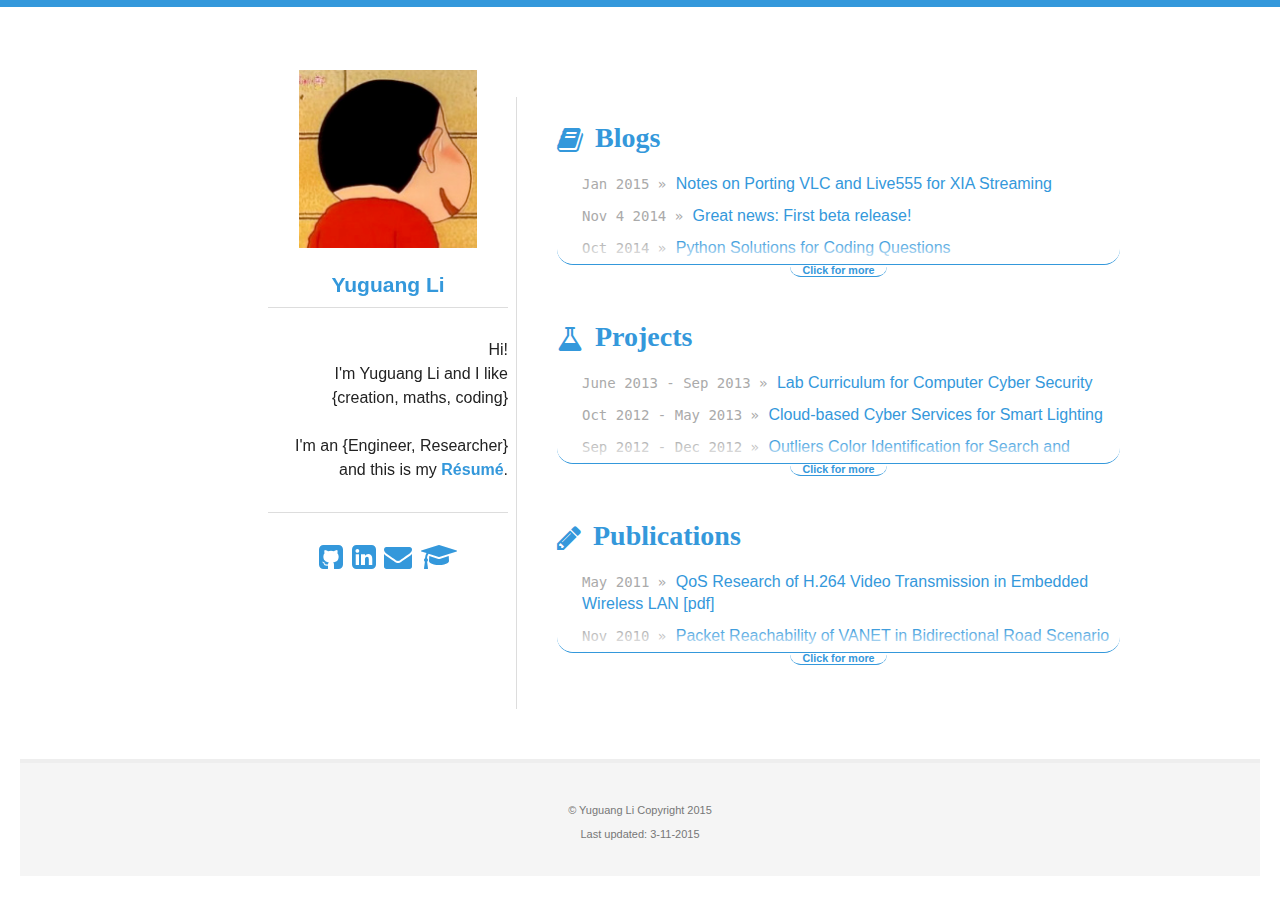
<file: personal/Yuguang_Li_website/index.html>
<!DOCTYPE html>
<html lang="en">
    <head><meta http-equiv="Content-Type" content="text/html; charset=UTF-8">
        <meta charset="utf-8">
        <meta name="viewport" content="width=device-width, initial-scale=1">
        <title>Yuguang Li's website</title>
        <meta name="author" content="Yuguang Li">
        <meta name="description" content="The website of Yuguang Li">
        <link rel="canonical" href="index.html">
        <link rel="shortcut icon" href="assets/img/shortcut.ico">
<!--         <link href="assets/css/head.css" rel="stylesheet" type="text/css"> -->
        <link rel="stylesheet" href="assets/css/all.css" type="text/css">
        <link rel="stylesheet" href="assets/css/docs.css" type="text/css">
        <link rel="stylesheet" href="assets/css/bootstrap.min.css" type="text/css">
        <link rel="stylesheet" href="assets/css/bootstrap-responsive.css">
        <script type="text/javascript" async="" src="assets/js/ga.js"></script>
        <script type="text/javascript" src="assets/js/jquery-1.7.2.min.js"></script>
        <script type="text/javascript" src="assets/js/d3.v3.min.js" charset="utf-8"></script>
        <script type="text/javascript" src="assets/js/bootstrap.js"></script>
    </head>

    <body>

        <div class="container-fluid">
            <div class="row-fluid">
                <div id="sidebar-affix" class="span2 bs-docs-sidebar sidebar  ">
                    <div class="well bs-docs-sidenav affix">


    <div class="row-fluid">
        <div class="span12">
            <a class="brand" href="index.html"> <img src="assets/img/bigq.png" id="logo" alt="yl_logo"> </a>
        </div>
    </div> 

  <h3><center><a href="index.html">Yuguang Li</a><center></h3>
  <hr>
  <ul class="nav nav-list">
    <div class="welcome">
      <p>
    Hi!
    <br>
    I'm Yuguang Li and I like
    <br>
    {creation, maths, coding}
    <br>
    <br>
<!--     I'm a {Web developer, Researcher} -->
    I'm an {Engineer, Researcher}
    <br>
    and this is my <a target="_blank" title="Yuguang's resume" href="assets/cv/cv_YuguangLi.pdf" onclick="_gaq.push([&#39;_trackEvent&#39;, sidebar&#39;, &#39;click&#39;, &#39;cv&#39;]);">Résumé</a>.
      </p>
    </div>
  </ul>

  <hr>
  
  <div class="row-fluid">
    <div class="span12" id="social">
      <div id="soocial">

<!--   <a target="_blank" target="_blank" title="Yuguang on google plus" id="Yuguang Li on google+" href="https://plus.google.com/u/0/117045592302952581557" onclick="_gaq.push([&#39;_trackEvent&#39;, &#39;social&#39;, &#39;click&#39;, googleplus&#39;]);">
    <i class="icon-google-plus-sign"></i>
  </a> -->

  
  <a target="_blank" title="Yuguang Li on Github" href="https://github.com/BigQNo2" onclick="_gaq.push([&#39;_trackEvent&#39;, &#39;social&#39;, &#39;click&#39;, github&#39;]);">
    <i class="icon-github-sign"></i>
  </a>
  
 <a target="_blank" title="Yuguang Li on Linkedin" href="https://www.linkedin.com/pub/yuguang-li/92/a28/130" onclick="_gaq.push([&#39;_trackEvent&#39;, &#39;social&#39;, &#39;click&#39;, linkedin&#39;]);">
    <i class="icon-linkedin-sign"></i>
  </a>
  
  <a target="_blank" title="leeygx@bu.edu email" href="mailto:leeygxz@gmail.com" onclick="_gaq.push([&#39;_trackEvent&#39;, &#39;social&#39;, &#39;click&#39;, email&#39;]);">
    <i class="icon-envelope-alt"></i>
  </a>
  
  <a target="_blank" title="Yuguang Li on google scholar" href="http://scholar.google.com/citations?user=PrEhNVQAAAAJ&hl=en" onclick="_gaq.push([&#39;_trackEvent&#39;, &#39;social&#39;, &#39;click&#39;, googlescholar&#39;]);">
    <i class="icon-graduation-cap"></i>
  </a>

</div>
    </div>
  </div>

</div>

                </div>
                <div class="span6 seven columns content bs-docs-container ">

<div id="home">

    <link href="assets/css/info-wrapper.css" rel="stylesheet" type="text/css">
    <link href="assets/css/all.css" rel="stylesheet" type="text/css">  

<!-- Blog -->
<section class="section">

  <a title="Yuguang's blog" href="blog/blog.html"><h2><i class="icon-book title-image"></i> Blogs</h2></a>

  <div class="info-wrapper">
    <a href="#" tabindex="1" class="more_b">Click for more</a>
    <a href="#" tabindex="1" class="less_b">Click for less</a>


<div class="info_b">

    <script type="text/javascript">
                $('.more_b').click(function(){
                $(this).animate({'opacity': '0'}, 1000);
                $('.less_b').animate({
                    'opacity': '1', 
                    'z-index': '1'
                }, 1000);
                var height = $("#blog").height() + 25;
                $('.info_b').animate({'height': height}, 1000);
            });
                $('.less_b').click(function(){
                $(this).animate({
                    'opacity': '0',
                    'z-index': '-1'
                }, 1000);
                $('.more_b').animate({'opacity': '1'}, 1000);
                $('.info_b').animate({'height': '100px'}, 1000);
            });</script>

  <div id="blog">
    <ul class="posts">
      <li><span>Jan 2015 »</span><a href="blog/XIA_streaming_1_2015.html"> Notes on Porting VLC and Live555 for XIA Streaming</a> 
      </li>
   </ul>

    <ul class="posts">
      <li><span>Nov 4 2014 »</span><a href="blog/first_beta_release.html"> Great news: First beta release!</a> 
      </li>
   </ul>

<!--     <ul class="posts">
      <li><span>Oct 2014 »</span><a href="blog/Build_Website_by_AWS_and_Nginx_2014_9.html"> How to Build Your Own Website by AWS and Nginx</a> 
      </li>
   </ul> -->

    <ul class="posts">
    <li>
      <span>Oct 2014 »</span><a href="blog/Python_version_coding_interview_questions.html"> Python Solutions for Coding Questions</a>
    </li>
  </ul>

    <ul class="posts">
      <li><span>Sep 2014 »</span><a href="blog/Applications_of_Accelerometer_Network_2014_9.html"> Motion Curves Detection by TinyOS/motes</a> 
      </li>
   </ul>

  <ul class="posts">
    <li>
      <span>Sep 2014 »</span><a href="blog/project_color_outlier_2014_9.html"> A Color Outliers Algorithm Based on the Markov Model</a>
    </li>
  </ul>

    <ul class="posts">
    <li>
      <span>Aug 2014 »</span><a href="blog/project_cyber_service_for_smartlighting.html"> The Control Center for Intelligent Lighting System</a>
    </li>
    </ul>

    <ul class="posts">
      <li><span>July 2014 »</span><a href="blog/project_Lab_Curriculum_for_Computer_Cyber_Security.html"> Cyber Security Learning Schedule for the very Beginner</a> 
      </li>
   </ul>
 </div>
  </div>
</div>
</section>


<!-- Project -->

<section class="section">

<a title="Project" href="blog/project.html"><h2><i class="icon-beaker title-image"></i> Projects</h2></a>

<div class="info-wrapper">
    <a href="#" tabindex="1" class="more_pj">Click for more</a>
    <a href="#" tabindex="1" class="less_pj">Click for less</a>

  <div class="info_pj">

    <div id="project">

          <script type="text/javascript">
          $('.more_pj').click(function(){
          $(this).animate({'opacity': '0'}, 1000);
          $('.less_pj').animate({
              'opacity': '1', 
              'z-index': '1'
          }, 1000);
          var height = $("#project").height() + 25;
          $('.info_pj').animate({'height': height}, 1000);
      });
          $('.less_pj').click(function(){
          $(this).animate({
              'opacity': '0',
              'z-index': '-1'
          }, 1000);
          $('.more_pj').animate({'opacity': '1'}, 1000);
          $('.info_pj').animate({'height': '100px'}, 1000);
      });

    </script>

    <ul class="posts">
      <li>
        <span>June 2013 - Sep 2013 »</span><a href="blog/project.html"> Lab Curriculum for Computer Cyber Security</a> 
      </li>
    </ul>
    
    <ul class="posts">
      <li>
        <span>Oct 2012 - May 2013 »</span><a href="blog/project.html"> Cloud-based Cyber Services for Smart Lighting</a>
      </li>
    </ul>
    
    <ul class="posts">
      <li>
        <span>Sep 2012 - Dec 2012 »</span><a href="blog/project.html"> Outliers Color Identification for Search and Rescue</a>
      </li>
    </ul>

    <ul class="posts">
      <li>
        <span>Sep 2011 - Dec 2011 »</span><a href="blog/project.html"> Applications of Accelerometer Network</a>
      </li>
    </ul>

    <ul class="posts">
      <li>
        <span>Nov 2010 - April 2011 »</span><a href="blog/project.html"> Embedded Audio-Video Transmission System for Wireless LAN</a>
      </li>
    </ul>

    <ul class="posts">
      <li>
        <span>May 2010 - Nov 2010 »</span><a href="blog/project.html"> VANET in Bidirectional Road Scenario</a>
      </li>
    </ul>

    <ul class="posts">
      <li>
        <span>Oct 2009 - July 2010 »</span><a href="blog/project.html"> The Wind Turbine Failure Predictions and Diagnostic Monitoring</a>
      </li>
    </ul>

  </div>
  </div>
</div>
</section>


<!-- Paper -->
  <section class="section">
    <a target="_blank" title="Yuguang's papers" href="http://scholar.google.com/citations?user=PrEhNVQAAAAJ&hl=en"><h2><i class="icon-pencil title-image"></i> Publications</h2></a>

  <div class="info-wrapper">
    <a href="#" tabindex="1" class="more_p">Click for more</a>
    <a href="#" tabindex="1" class="less_p">Click for less</a>

<div class="info_p">
  <div id="paper">

    <script type="text/javascript">
                $('.more_p').click(function(){
                $(this).animate({'opacity': '0'}, 1000);
                $('.less_p').animate({
                    'opacity': '1', 
                    'z-index': '1'
                }, 1000);
                var height = $("#paper").height() + 25;
                $('.info_p').animate({'height': height}, 1000);
            });
                $('.less_p').click(function(){
                $(this).animate({
                    'opacity': '0',
                    'z-index': '-1'
                }, 1000);
                $('.more_p').animate({'opacity': '1'}, 1000);
                $('.info_p').animate({'height': '90px'}, 1000);
            });</script>

    <ul class="posts">
        <li><span>May 2011 »</span><a href="http://www.jsjkx.com/jsjkx/ch/reader/view_abstract.aspx?file_no=110520"> QoS Research of H.264 Video Transmission in Embedded Wireless LAN</a><a href="assets/papers/QoS Research of H.264 Video Transmission in Embedded Wireless LAN.pdf"> [pdf]</a></li>
      </ul>

    <ul class="posts">
        <li><span>Nov 2010 »</span><a href="http://ieeexplore.ieee.org/xpl/login.jsp?tp=&arnumber=5689192&url=http%3A%2F%2Fieeexplore.ieee.org%2Fxpls%2Fabs_all.jsp%3Farnumber%3D5689192"> Packet Reachability of VANET in Bidirectional Road Scenario</a><a href="assets/papers/Packet Reachability of VANET in Bidirectional Road Scenario.pdf"> [pdf]</a></li>
    </ul>

<!--     <ul class="posts">
        <li><span>June 2014 »</span><a href="http://cc.thinkst.com/talk/view/36701/"> A Set of Labs and a Simple Environment for a Course in Hands-on Offensive Security (presented at CISSE 2014)</a></li>
    </ul> -->

  </div>
</div>
</div>
  </section>

<!-- Trophy -->
<!--   <section class="section">
    <h2><i class="icon-trophy title-image"></i> Trophies</h2>
    <div class="info-wrapper">
    <a href="#" tabindex="1" class="more_t">Click for more</a>
    <a href="#" tabindex="1" class="less_t">Click for less</a>




<div class="info_t">

  <div id="trophy">

    <script type="text/javascript">
                $('.more_t').click(function(){
                $(this).animate({'opacity': '0'}, 1000);
                $('.less_t').animate({
                    'opacity': '1', 
                    'z-index': '1'
                }, 1000);
                var height = $("#trophy").height() + 25;
                $('.info_t').animate({'height': height}, 1000);
            });
                $('.less_t').click(function(){
                $(this).animate({
                    'opacity': '0',
                    'z-index': '-1'
                }, 1000);
                $('.more_t').animate({'opacity': '1'}, 1000);
                $('.info_t').animate({'height': '60px'}, 1000);
            });</script>

    <ul class="posts">
      <li>
        <span>2008 - 2009 »</span><a href="assets/trophy/Scholarship2.pdf"> SiYuan Scholarship for the Excellent Academic Performance in Xi’an Jiaotong University</a>
      </li>
    </ul>

    <ul class="posts">
      <li>
        <span>2006 - 2007 »</span><a href="assets/trophy/Scholarship1.pdf"> SiYuan Scholarship for the Excellent Academic Performance in Xi’an Jiaotong University</a>
      </li>

    </ul>

  </div>
</div>
</div> 
  </section> -->

</div>

   </div>

		<div class="footer ">
			<div class="disclaimer">
  

  <p>
    © Yuguang Li Copyright 2015
    <br>
    Last updated: 3-11-2015
  </p>
</div>

		</div>
		
<script type="text/javascript">

  var _gaq = _gaq || [];
  _gaq.push(['_setAccount', 'UA-45763537-1']);
  _gaq.push(['_trackPageview']);

  (function() {
    var ga = document.createElement('script'); ga.type = 'text/javascript'; ga.async = true;
    ga.src = ('https:' == document.location.protocol ? 'https://ssl' : 'http://www') + '.google-analytics.com/ga.js';
    var s = document.getElementsByTagName('script')[0]; s.parentNode.insertBefore(ga, s);
  })();

</script>

		

	


</body></html>
</file>
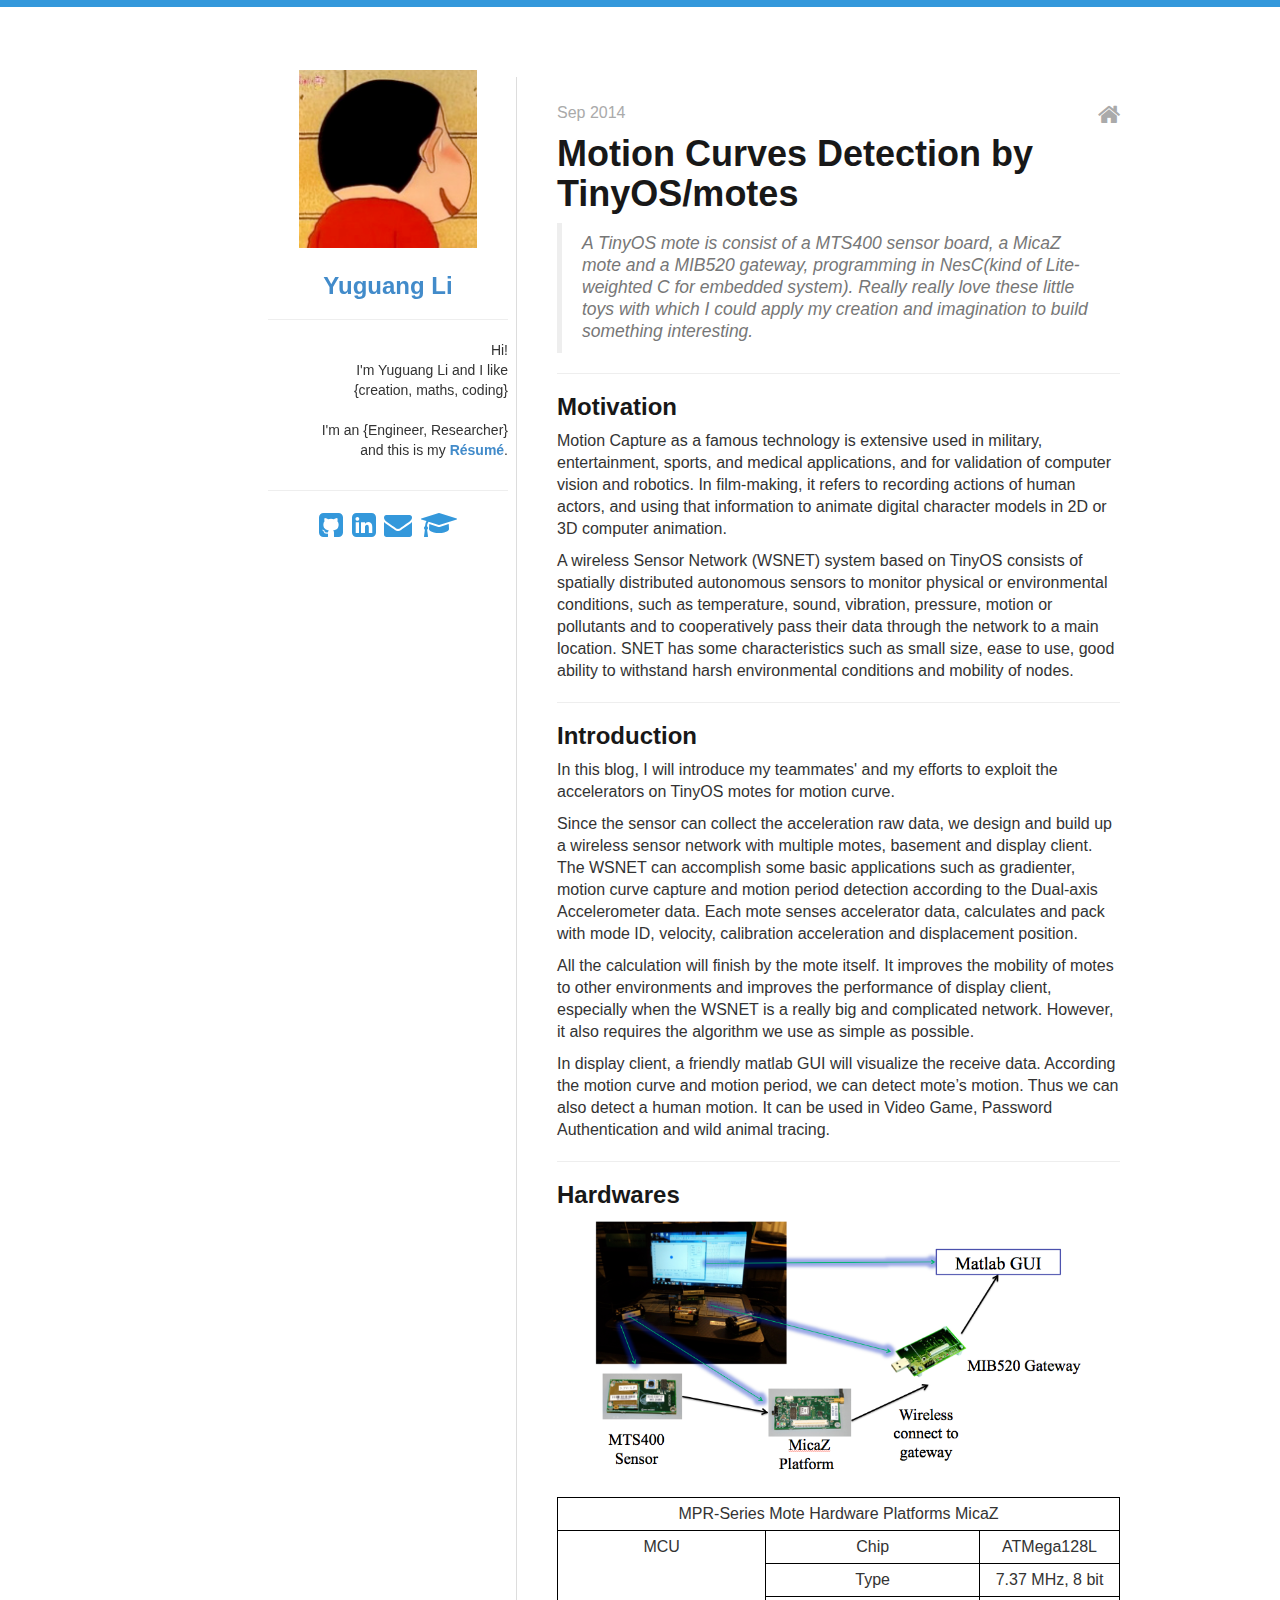
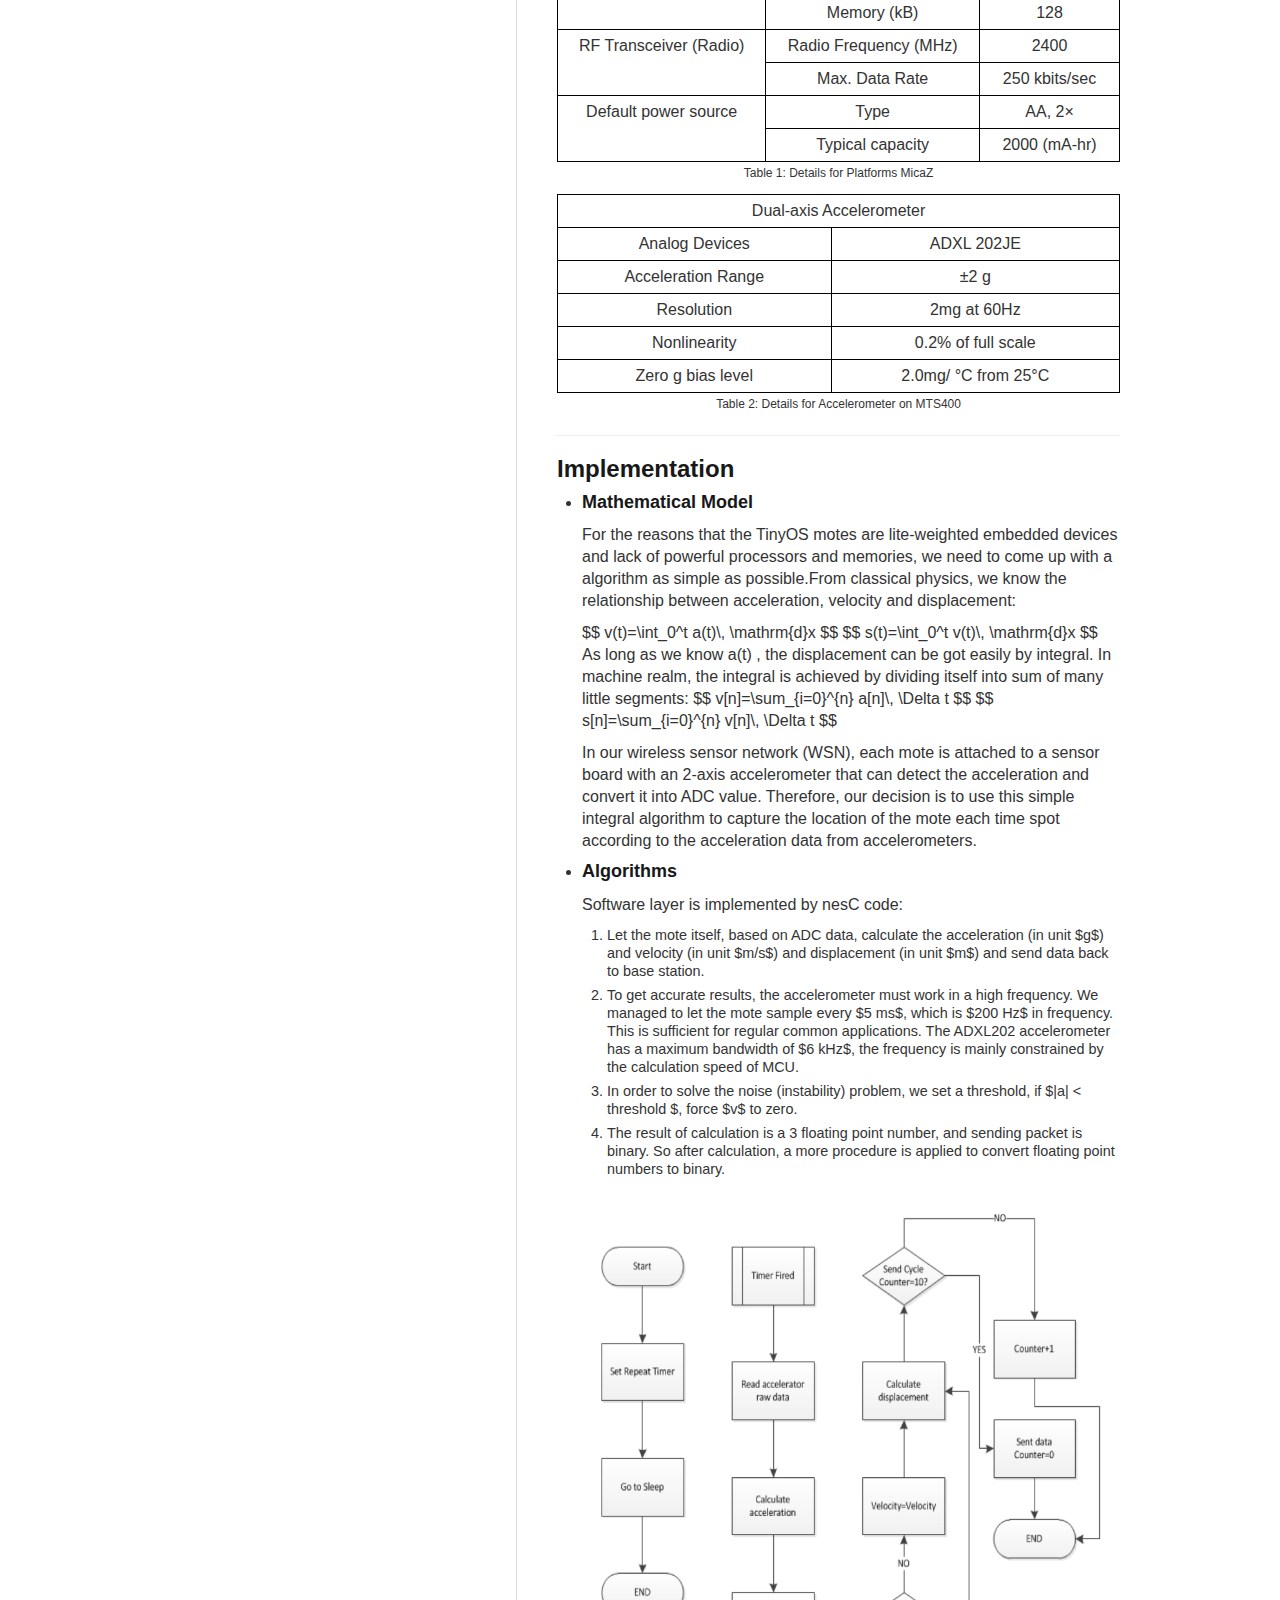
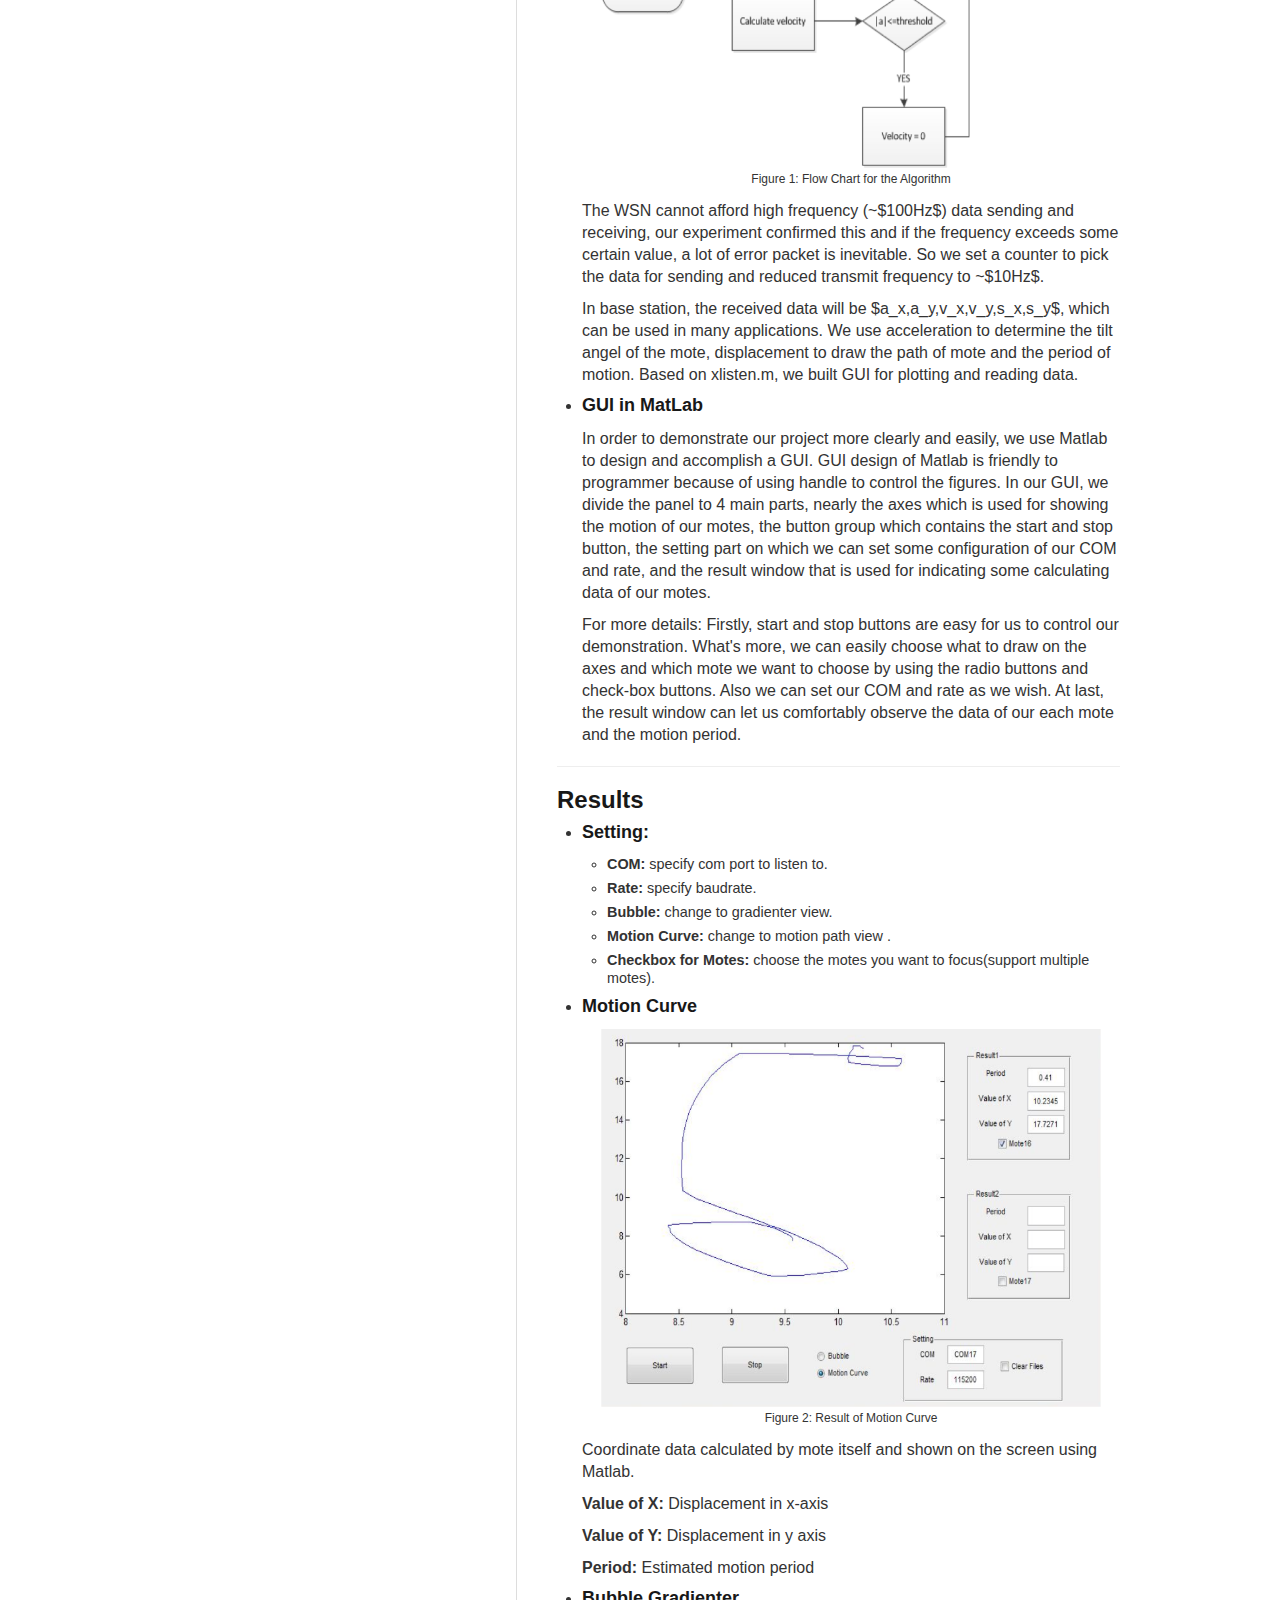
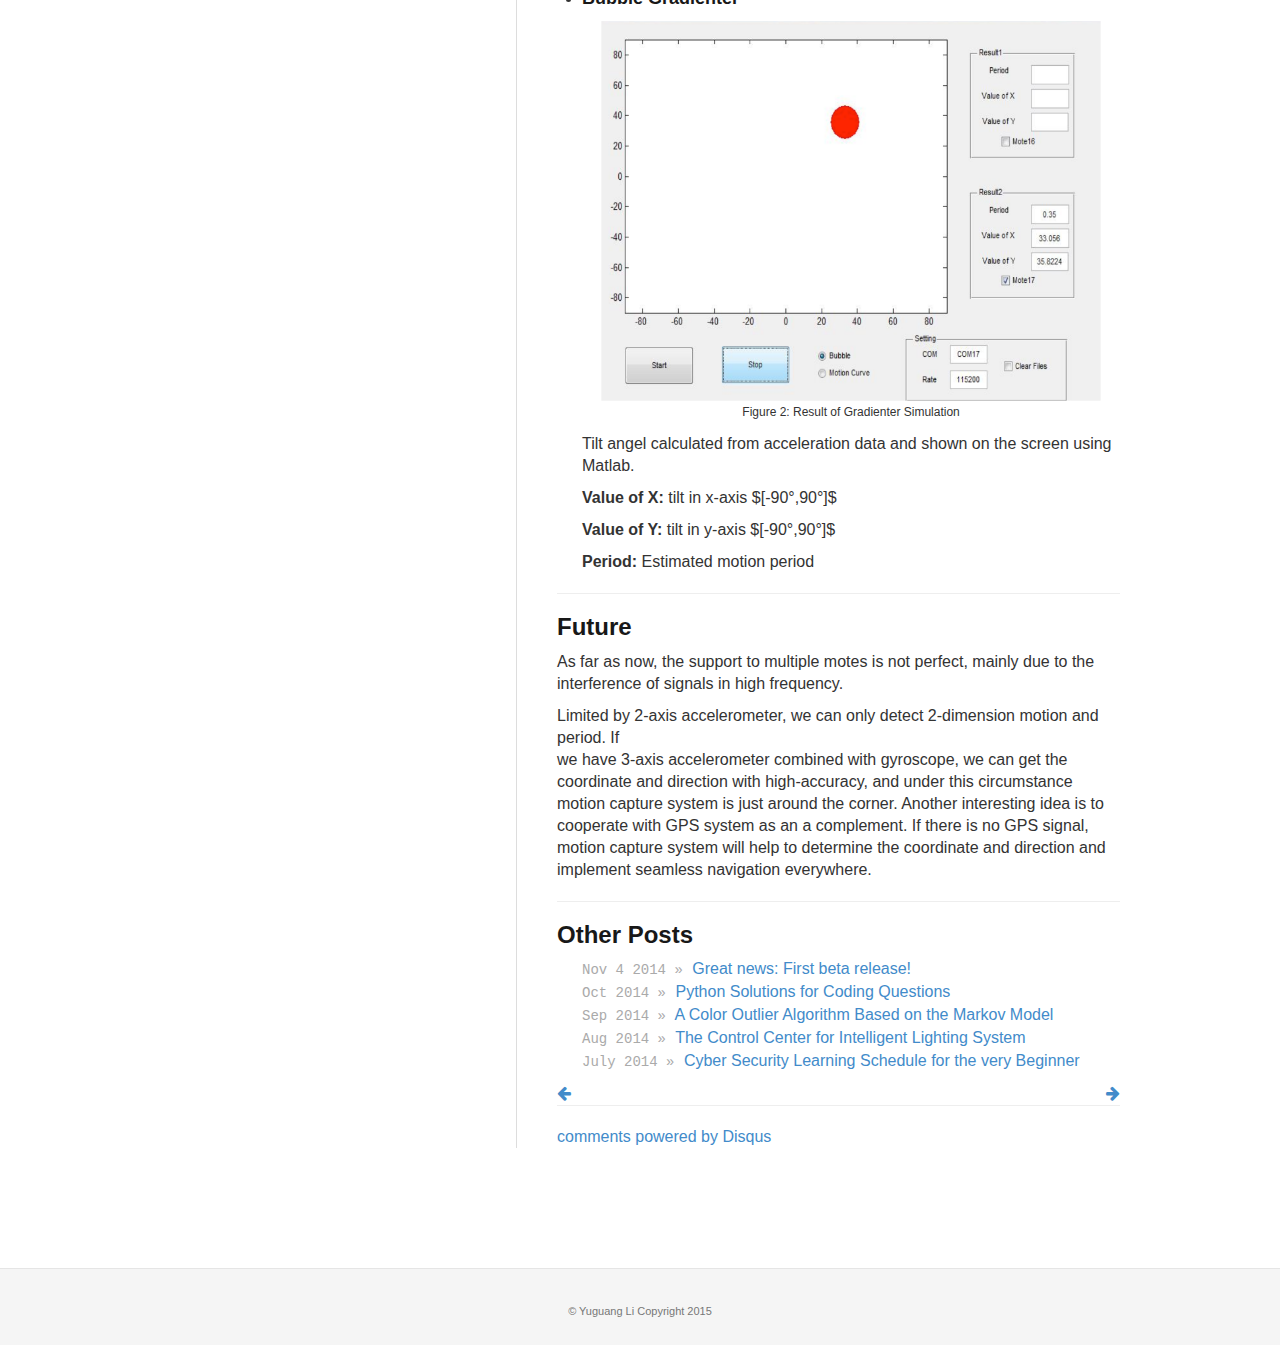
<file: personal/Yuguang_Li_website/blog/Applications_of_Accelerometer_Network_2014_9.html>
<!DOCTYPE html>
<html lang="en">
    <head><meta http-equiv="Content-Type" content="text/html; charset=UTF-8">
        <meta charset="utf-8">
        <meta name="viewport" content="width=device-width, initial-scale=1">
        <title>Yuguang Li's website</title>
        <meta name="author" content="Yuguang Li">
        <meta name="description" content="The blog of Yuguang Li">
        <link rel="canonical" href="blog/project_blog.html">
        <link rel="shortcut icon" href="../assets/img/shortcut.ico">
<!--         <link href="../assets/css/head.css" rel="stylesheet" type="text/css"> -->
        <link rel="stylesheet" href="../assets/css/all.css" type="text/css">
        <link rel="stylesheet" href="../assets/css/docs.css" type="text/css">
        <link rel="stylesheet" href="../assets/css/bootstrap.min.css" type="text/css">
        <link rel="stylesheet" href="../assets/css/bootstrap-responsive.css">
        <script type="text/javascript" async="" src="../assets/js/ga.js"></script>
        <script type="text/javascript" src="../assets/js/jquery-1.7.2.min.js"></script>
        <script type="text/javascript" src="../assets/js/d3.v3.min.js" charset="utf-8"></script>
        <script type="text/javascript" src="../assets/js/bootstrap.js"></script>
<!-- /*        <script type="text/javascript" async="" src="../assets/js/embed.js"></script>*/ -->
        <style>
          table, th, td {
            border: 1px solid black;
            border-collapse: collapse;
                        }
          th, td {
            padding: 5px;
            text-align: center;
                  }
          </style>

                  <script type="text/x-mathjax-config">
    // <![CDATA[
        MathJax.Hub.Config({ 
            TeX: {extensions: ["AMSmath.js", "AMSsymbols.js"]},     
            extensions: ["tex2jax.js"],
            jax: ["input/TeX", "output/HTML-CSS"],
            showProcessingMessages : false,
            messageStyle : "none" ,    
            showMathMenu: false ,
            tex2jax: {
            processEnvironments: true,
            inlineMath: [ ['$','$'], ["\\(","\\)"] ],
            displayMath: [ ['$$','$$'], ["\\[","\\]"] ],
            preview : "none",
            processEscapes: true
        },
        "HTML-CSS": { linebreaks: { automatic:true, width: "latex-container"} }
    });
    // ]]>
        </script>
        <script type="text/javascript" src="https://cdn.mathjax.org/mathjax/latest/MathJax.js?config=TeX-AMS_HTML"></script>
    </head>

    <body>

        <div class="container-fluid">
            <div class="row-fluid">
                <div id="sidebar-affix" class="span2 bs-docs-sidebar sidebar  ">
                    <div class="well bs-docs-sidenav affix">


    <div class="row-fluid">
        <div class="span12">
            <a class="brand" href="../index.html"> <img src="../assets/img/bigq.png" id="logo" alt="yl_logo"> </a>
        </div>
    </div> 

  <h3><center><a href="../index.html">Yuguang Li</a><center></h3>
  <hr>
  <ul class="nav nav-list">
    <div class="welcome">
      <p>
    Hi!
    <br>
    I'm Yuguang Li and I like
    <br>
    {creation, maths, coding}
    <br>
    <br>
<!--     I'm a {Web developer, Researcher} -->
    I'm an {Engineer, Researcher}
    <br>
    and this is my <a target="_blank" title="Yuguang's resume" href="../assets/cv/cv_YuguangLi.pdf" onclick="_gaq.push([&#39;_trackEvent&#39;, sidebar&#39;, &#39;click&#39;, &#39;cv&#39;]);">Résumé</a>.
      </p>
    </div>
  </ul>

  <hr>
  
  <div class="row-fluid">
    <div class="span12" id="social">
      <div id="soocial">

<!--   <a target="_blank" title="Yuguang on google plus" id="Yuguang Li on google+" href="https://plus.google.com/u/0/117045592302952581557" onclick="_gaq.push([&#39;_trackEvent&#39;, &#39;social&#39;, &#39;click&#39;, googleplus&#39;]);">
    <i class="icon-google-plus-sign"></i>
  </a> -->

  
  <a target="_blank" title="Yuguang Li on Github" href="https://github.com/BigQNo2" onclick="_gaq.push([&#39;_trackEvent&#39;, &#39;social&#39;, &#39;click&#39;, github&#39;]);">
    <i class="icon-github-sign"></i>
  </a>
  
 <a target="_blank" title="Yuguang Li on Linkedin" href="https://www.linkedin.com/pub/yuguang-li/92/a28/130" onclick="_gaq.push([&#39;_trackEvent&#39;, &#39;social&#39;, &#39;click&#39;, linkedin&#39;]);">
    <i class="icon-linkedin-sign"></i>
  </a>
  
  <a target="_blank" title="leeygx@bu.edu email" href="mailto:leeygxz@gmail.com" onclick="_gaq.push([&#39;_trackEvent&#39;, &#39;social&#39;, &#39;click&#39;, email&#39;]);">
    <i class="icon-envelope-alt"></i>
  </a>
  
  <a target="_blank" title="Yuguang Li on google scholar" href="http://scholar.google.com/citations?user=PrEhNVQAAAAJ&hl=en" onclick="_gaq.push([&#39;_trackEvent&#39;, &#39;social&#39;, &#39;click&#39;, googlescholar&#39;]);">
    <i class="icon-graduation-cap"></i>
  </a>

</div>

    </div>
  </div>

</div>

</div>

<div class="span6 seven columns content bs-docs-container ">

<p class="meta">
  Sep 2014
  <a href="../index.html">
    <i class="home icon-home"></i>
  </a>
</p>
<h1 class="title">Motion Curves Detection by TinyOS/motes</h1>

<div id="post">
<blockquote>
<p>A TinyOS mote is consist of a MTS400 sensor board, a MicaZ mote and a MIB520 gateway, programming in NesC(kind of Lite-weighted C for embedded system). Really really love these little toys with which I could apply my creation and imagination to build something interesting. </p>
</blockquote>
<hr>

<h3 id="Motivation">Motivation</h3>
<p>Motion Capture as a famous technology is extensive used in military, entertainment, sports, and medical applications, and for validation of computer vision and robotics. In film-making, it refers to recording actions of human actors, and using that information to animate digital character models in 2D or 3D computer animation.
</p>

<p>
A wireless Sensor Network (WSNET) system based on TinyOS consists of spatially distributed autonomous sensors to monitor physical or environmental conditions, such as temperature, sound, vibration, pressure, motion or pollutants and to cooperatively pass their data through the network to a main location. SNET has some characteristics such as small size, ease to use, good ability to withstand harsh environmental conditions and mobility of nodes.
</p>
<hr>

<h3 id="Introduction">Introduction</h3>
<p>In this blog, I will introduce my teammates' and my efforts to exploit the accelerators on TinyOS motes for motion curve.</p>

<p>Since the sensor can collect the acceleration raw data, we design and build up a wireless sensor network with multiple motes, basement and display client. The WSNET can accomplish some basic applications such as gradienter, motion curve capture and motion period detection according to the Dual-axis Accelerometer data. Each mote senses accelerator data, calculates and pack with mode ID, velocity, calibration acceleration and displacement position.</p>

<p>All the calculation will finish by the mote itself. It improves the mobility of motes to other environments and improves the performance of display client, especially when the WSNET is a really big and complicated  network. However, it also requires the algorithm we use as simple as possible.</p>

 <p>In display client, a friendly matlab GUI  will visualize the receive data. According the motion curve and motion period, we can detect mote’s motion. Thus we can also detect a human motion. It can be used in Video Game, Password Authentication and wild animal tracing.</p>

<hr>

<h3 id="Hardwares">Hardwares</h3>
<img src="../assets/img/Applications_of_Accelerometer/hardware.png" alt="hardware assets" width="500" >
</br>

<table style="width:100%;">

<tr>
<td colspan="3">MPR-Series Mote Hardware Platforms MicaZ</td>
</tr>


<tr>
<td rowspan="3">MCU</td>
<td>Chip</td>
<td>ATMega128L</td>
</tr>


<tr>
<td>Type</td>
<td>7.37 MHz, 8 bit</td>
</tr>


<tr>
<td>Memory (kB)</td>
<td>128</td>
</tr>

<tr>
<td rowspan="2">RF Transceiver (Radio)</td>
<td>Radio Frequency (MHz)</td>
<td>2400</td>
</tr>

<tr>
<td>Max. Data Rate</td>
<td>250 kbits/sec</td>
</tr>

<tr>
<td rowspan="2">Default power source</td>
<td>Type</td>
<td>AA, 2×</td>
</tr>

<tr>
<td>Typical capacity</td>
<td>2000 (mA-hr)</td>
</tr>

</table>
  <P align="center" style="font-size:9pt">Table 1: Details for Platforms MicaZ</p>

<table style="width:100%;">
<tr>
<th colspan="2">Dual-axis Accelerometer</th>
</tr>

<tr>
<td>Analog Devices</td>
<td>ADXL 202JE</td>
</tr>

<tr>
<td>Acceleration Range</td>
<td>±2 g</td>
</tr>

<tr>
<td>Resolution</td>
<td>2mg at 60Hz</td>
</tr>

<tr>
<td>Nonlinearity</td>
<td>0.2% of full scale</td>
</tr>

<tr>
<td>Zero g bias level</td>
<td>2.0mg/ °C from 25°C</td>
</tr>
  </table>
  <P align="center" style="font-size:9pt">Table 2: Details for Accelerometer on MTS400</p>
<hr>

<h3 id="Implementation">Implementation</h3>
<ul>
<li><h4>Mathematical Model</h4></li>
<p>For the reasons that the TinyOS motes are lite-weighted embedded devices and lack of powerful processors and memories, we need to come up with a algorithm as simple as possible.From classical physics, we know the relationship between acceleration, velocity and displacement:</p>
  $$ v(t)=\int_0^t a(t)\, \mathrm{d}x $$
  $$ s(t)=\int_0^t v(t)\, \mathrm{d}x $$


<p>As long as we know a(t) , the displacement can be got easily by integral.
In machine realm, the integral is achieved by dividing itself into sum of many little segments:
  $$ v[n]=\sum_{i=0}^{n} a[n]\, \Delta t $$
  $$ s[n]=\sum_{i=0}^{n} v[n]\, \Delta t $$
</p>

<p>In our wireless sensor network (WSN), each mote is attached to a sensor board with an 2-axis accelerometer that can detect the acceleration and convert it into ADC value. Therefore, our decision is to use this simple integral algorithm to capture the location of the mote each time spot according to the acceleration data from accelerometers. 
</p>

<li><h4>Algorithms</h4></li>
<p>Software layer is implemented by nesC code:
<ol> 
<li>Let the mote itself, based on ADC data, calculate the acceleration (in unit $g$) and velocity (in unit $m/s$) and displacement (in unit $m$) and send data back to base station.
</li>

<li>To get accurate results, the accelerometer must work in a high frequency. We managed to let the mote sample every $5 ms$, which is $200 Hz$ in frequency. This is sufficient for regular common applications. The ADXL202 accelerometer has a maximum bandwidth of $6 kHz$, the frequency is mainly constrained by the calculation speed of MCU.
</li>

<li>In order to solve the noise (instability) problem, we set a threshold, if $|a| < threshold $, force $v$ to zero.
</li>

<li>The result of calculation is a 3 floating point number, and sending packet is binary. So after calculation, a more procedure is applied to convert floating point numbers to binary.
</li>

</ol>
</p>

</br>
<img src="../assets/img/Applications_of_Accelerometer/flowchart.png" alt="flowchart", width="500px">
 <P align="center" style="font-size:9pt">Figure 1: Flow Chart for the Algorithm</p>
<p>The WSN cannot afford high frequency (~$100Hz$) data sending and receiving, our experiment confirmed this and if the frequency exceeds some certain value, a lot of error packet is inevitable. So we set a counter to pick the data for sending and reduced transmit frequency to ~$10Hz$.</p>
<p>In base station, the received data will be $a_x,a_y,v_x,v_y,s_x,s_y$, which can be used in many applications. We use acceleration to determine the tilt angel of the mote, displacement to draw the path of mote and the period of motion. Based on xlisten.m, we built GUI for plotting and reading data.</p>
<li><h4>GUI in MatLab</h4></li>
<p>In order to demonstrate our project more clearly and easily, we use Matlab to design and accomplish a GUI. GUI design of Matlab is friendly to programmer because of using handle to control the figures. In our GUI, we divide the panel to 4 main parts, nearly the axes which is used for showing the motion of our motes, the button group which contains the start and stop button, the setting part on which we can set some configuration of our COM and rate, and the result window that is used for indicating some calculating data of our motes. </p>
<p>For more details: Firstly, start and stop buttons are easy for us to control our demonstration. What's more, we can easily choose what to draw on the axes and which mote we want to choose by using the radio buttons and check-box buttons. Also we can set our COM and rate as we wish. At last, the result window can let us comfortably observe the data of our each mote and the motion period.</p>

</ul>
<hr>

<h3 id="Results">Results</h3>
<ul>

<li><h4>Setting:</h4></li>
<ul>
<li type="circle"><strong>COM:</strong> specify com port to listen to.</li>
<li type="circle"><strong>Rate:</strong> specify baudrate.</li>
<li type="circle"><strong>Bubble:</strong> change to gradienter view.</li>
<li type="circle"><strong>Motion Curve:</strong> change to motion path view .</li>
<li type="circle"><strong>Checkbox for Motes:</strong> choose the motes you want to focus(support multiple motes).</li>
</ul>


<li><h4>Motion Curve</h4></li>
<img src="../assets/img/Applications_of_Accelerometer/motioncurve.png" alt="motioncurve", width="500px">
<P align="center" style="font-size:9pt">Figure 2: Result of Motion Curve</p>
<p>Coordinate data calculated by mote itself and shown on the screen using Matlab.</p>
<p><strong>Value of X:</strong> Displacement in x-axis</p>
<p><strong>Value of Y:</strong> Displacement in y axis</p>
<p><strong>Period:</strong> Estimated motion period</p>

<li><h4>Bubble Gradienter</h4></li>
<img src="../assets/img/Applications_of_Accelerometer/gradientor.png" alt="gradientor", width="500px">
<P align="center" style="font-size:9pt">Figure 2: Result of Gradienter Simulation</p>
<p>Tilt angel calculated from acceleration data and shown on the screen using Matlab.
</p>
<p><strong>Value of X:</strong> tilt in x-axis $[-90°,90°]$
</p>
<p><strong>Value of Y:</strong> tilt in y-axis $[-90°,90°]$
</p>
<p><strong>Period:</strong> Estimated motion period</p>
</ul>
<hr>

<h3 id="Future">Future</h3>
<p>As far as now, the support to multiple motes is not perfect, mainly due to the interference of signals in high frequency.</p>
Limited by 2-axis accelerometer, we can only detect 2-dimension motion and period. If <p>we have 3-axis accelerometer combined with gyroscope, we can get the coordinate and direction with high-accuracy, and under this circumstance motion capture system is just around the corner. Another interesting idea is to cooperate with GPS system as an a complement. If there is no GPS signal, motion capture system will help to determine the coordinate and direction and implement seamless navigation everywhere.
</p>
<hr>

</div>

<div id="other">
  <h3>Other Posts</h3>
  <ul class="posts">
    <li>
      <span>Nov 4 2014 »</span><a href="../blog/first_beta_release.html"> Great news: First beta release!</a>
    </li>
    
<!--     <li>
      <span>Oct 2014 »</span><a href="../blog/Build_Website_by_AWS_and_Nginx_2014_9.html"> How to Build Your Own Website by AWS and Nginx</a>
    </li> -->

   <li>
      <span>Oct 2014 »</span><a href="../blog/Python_version_coding_interview_questions.html"> Python Solutions for Coding Questions</a>
    </li>

   <li>
      <span>Sep 2014 »</span><a href="../blog/project_color_outlier_2014_9.html"> A Color Outlier Algorithm Based on the Markov Model</a>
    </li>

    <li>
      <span>Aug 2014 »</span> <a href="../blog/project_cyber_service_for_smartlighting.html"> The Control Center for Intelligent Lighting System</a>
    </li>

    <li>
      <span>July 2014 »</span> <a href="../blog/project_Lab_Curriculum_for_Computer_Cyber_Security.html">Cyber Security Learning Schedule for the very Beginner</a>
    </li>
    
  </ul>
</div>


  <div style="float: none">
   <div style="float: left"> <a href="../blog/project_color_outlier_2014_9.html">
    <i class="icon-arrow-left"></i></a></div>

   <div style="float: right"> <a href="../blog/Python_version_coding_interview_questions.html">
    <i class="icon-arrow-right"></i></a></div>
  </div>

<hr>

<div id="disqus_thread"></div>

    <script type="text/javascript">
        /* * * CONFIGURATION VARIABLES: EDIT BEFORE PASTING INTO YOUR WEBPAGE * * */
        var disqus_shortname = 'yuguanglicom'; // required: replace example with your forum shortname

        /* * * DON'T EDIT BELOW THIS LINE * * */
        (function() {
            var dsq = document.createElement('script'); dsq.type = 'text/javascript'; dsq.async = true;
            dsq.src = '//' + disqus_shortname + '.disqus.com/embed.js';
            (document.getElementsByTagName('head')[0] || document.getElementsByTagName('body')[0]).appendChild(dsq);
        })();
    </script>

    <noscript>Please enable JavaScript to view the <a href="http://disqus.com/?ref_noscript">comments powered by Disqus.</a></noscript>
    <a href="http://disqus.com" class="dsq-brlink">comments powered by <span class="logo-disqus">Disqus</span></a>

</div>




        </div>
      </div>
    </div>
 

    <div class="footer ">
      <div class="disclaimer">
  

  <p>
    © Yuguang Li Copyright 2015
  </p>
</div>

    </div>
    
<script type="text/javascript">

  var _gaq = _gaq || [];
  _gaq.push(['_setAccount', 'UA-45763537-1']);
  _gaq.push(['_trackPageview']);

  (function() {
    var ga = document.createElement('script'); ga.type = 'text/javascript'; ga.async = true;
    ga.src = ('https:' == document.location.protocol ? 'https://ssl' : 'http://www') + '.google-analytics.com/ga.js';
    var s = document.getElementsByTagName('script')[0]; s.parentNode.insertBefore(ga, s);
  })();

</script>



</body></html>
</file>
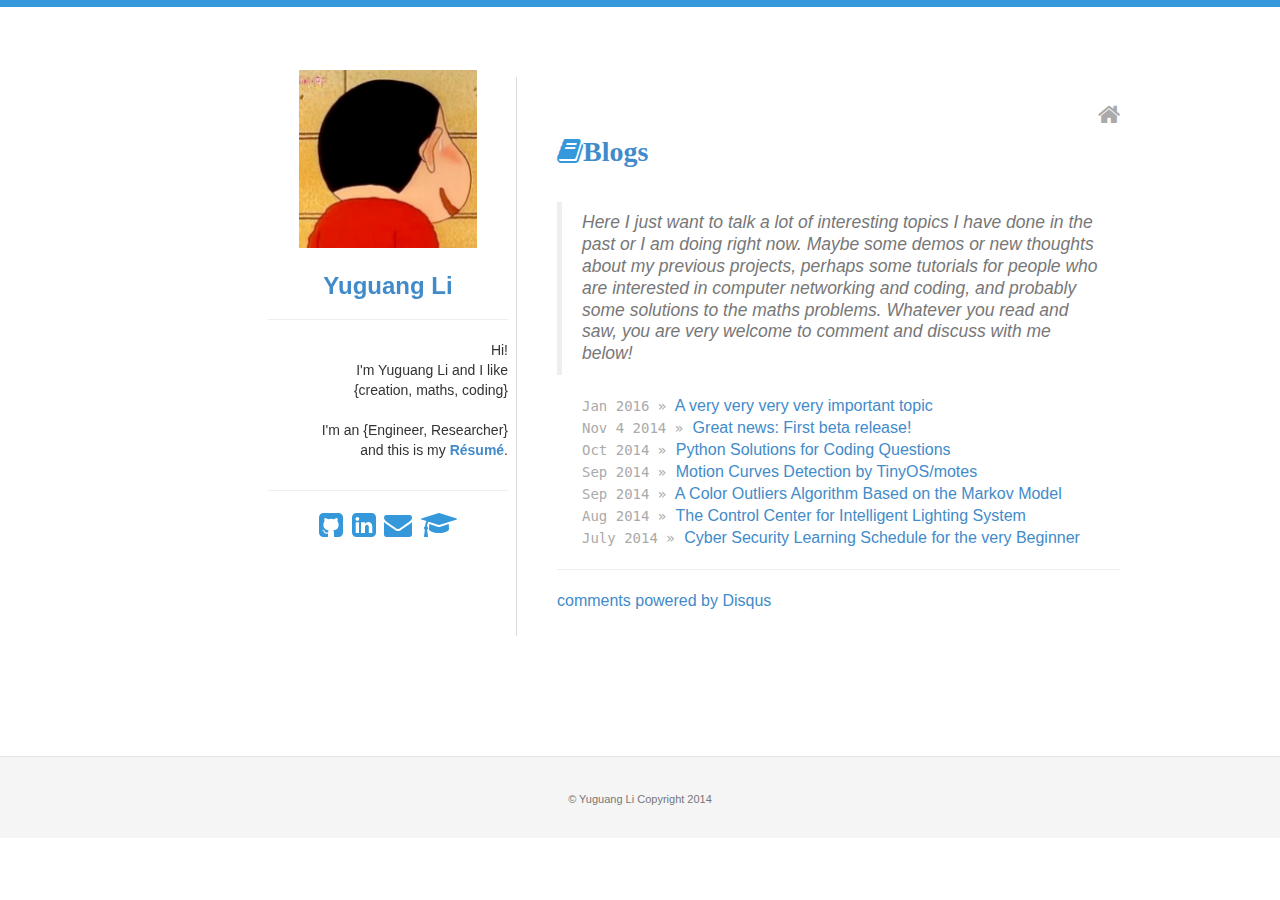
<file: personal/Yuguang_Li_website/blog/blog.html>
<!DOCTYPE html>
<html lang="en">
    <head><meta http-equiv="Content-Type" content="text/html; charset=UTF-8">
        <meta charset="utf-8">
        <meta name="viewport" content="width=device-width, initial-scale=1">
        <title>Yuguang Li's blog</title>
        <meta name="author" content="Yuguang Li">
        <meta name="description" content="The blog of Yuguang Li">
        <link rel="canonical" href="blog/project_blog.html">
        <link rel="shortcut icon" href="../assets/img/shortcut.ico">
<!--         <link href="../assets/css/head.css" rel="stylesheet" type="text/css"> -->
        <link rel="stylesheet" href="../assets/css/all.css" type="text/css">
        <link rel="stylesheet" href="../assets/css/docs.css" type="text/css">
        <link rel="stylesheet" href="../assets/css/bootstrap.min.css" type="text/css">
        <link rel="stylesheet" href="../assets/css/bootstrap-responsive.css">
        <script type="text/javascript" async="" src="../assets/js/ga.js"></script>
        <script type="text/javascript" src="../assets/js/jquery-1.7.2.min.js"></script>
        <script type="text/javascript" src="../assets/js/d3.v3.min.js" charset="utf-8"></script>
        <script type="text/javascript" src="../assets/js/bootstrap.js"></script>
<!-- /*        <script type="text/javascript" async="" src="../assets/js/embed.js"></script>*/ -->
    </head>

    <body>

        <div class="container-fluid">
            <div class="row-fluid">
                <div id="sidebar-affix" class="span2 bs-docs-sidebar sidebar  ">
                    <div class="well bs-docs-sidenav affix">


    <div class="row-fluid">
        <div class="span12">
            <a class="brand" href="../index.html"> <img src="../assets/img/bigq.png" id="logo" alt="yl_logo"> </a>
        </div>
    </div> 

  <h3><center><a href="../index.html">Yuguang Li</a><center></h3>
  <hr>
  <ul class="nav nav-list">
    <div class="welcome">
      <p>
    Hi!
    <br>
    I'm Yuguang Li and I like
    <br>
    {creation, maths, coding}
    <br>
    <br>
<!--     I'm a {Web developer, Researcher} -->
    I'm an {Engineer, Researcher}
    <br>
    and this is my <a target="_blank" title="Yuguang's resume" href="../assets/cv/cv_YuguangLi.pdf" onclick="_gaq.push([&#39;_trackEvent&#39;, sidebar&#39;, &#39;click&#39;, &#39;cv&#39;]);">Résumé</a>.
      </p>
    </div>
  </ul>

  <hr>
  
  <div class="row-fluid">
    <div class="span12" id="social">
      <div id="soocial">

<!--   <a target="_blank" title="Yuguang on google plus" id="Yuguang Li on google+" href="https://plus.google.com/u/0/117045592302952581557" onclick="_gaq.push([&#39;_trackEvent&#39;, &#39;social&#39;, &#39;click&#39;, googleplus&#39;]);">
    <i class="icon-google-plus-sign"></i>
  </a> -->

  
  <a target="_blank" title="Yuguang Li on Github" href="https://github.com/BigQNo2" onclick="_gaq.push([&#39;_trackEvent&#39;, &#39;social&#39;, &#39;click&#39;, github&#39;]);">
    <i class="icon-github-sign"></i>
  </a>
  
 <a target="_blank" title="Yuguang Li on Linkedin" href="https://www.linkedin.com/pub/yuguang-li/92/a28/130" onclick="_gaq.push([&#39;_trackEvent&#39;, &#39;social&#39;, &#39;click&#39;, linkedin&#39;]);">
    <i class="icon-linkedin-sign"></i>
  </a>
  
  <a target="_blank" title="leeygx@bu.edu email" href="mailto:leeygxz@gmail.com" onclick="_gaq.push([&#39;_trackEvent&#39;, &#39;social&#39;, &#39;click&#39;, email&#39;]);">
    <i class="icon-envelope-alt"></i>
  </a>
  
  <a target="_blank" title="Yuguang Li on google scholar" href="http://scholar.google.com/citations?user=PrEhNVQAAAAJ&hl=en" onclick="_gaq.push([&#39;_trackEvent&#39;, &#39;social&#39;, &#39;click&#39;, googlescholar&#39;]);">
    <i class="icon-graduation-cap"></i>
  </a>

</div>

    </div>
  </div>

</div>

</div>

<div class="span6 seven columns content bs-docs-container ">

<p class="meta">

  <a href="../index.html">
    <i class="home icon-home"></i>
  </a>
</p>
<section class="section">
<h2 class="title", style="color:#3498db"><i class="icon-book"></i><a href="../index.html">Blogs</a></h2>
<section>
<div id="post">
<blockquote>
<p>Here I just want to talk a lot of interesting topics I have done in the past or I am doing right now. Maybe some demos or new thoughts about my previous projects, perhaps some tutorials for people who are interested in computer networking and coding, and probably some solutions to the maths problems. Whatever you read and saw, you are very welcome to comment and discuss with me below!</p>
</blockquote>

  <ul class="posts">
    <li>
      <span>Jan 2016 »</span> <a href="http://www.google.com">A very very very very important topic</a>
    </li>

   <li>
      <span>Nov 4 2014 »</span><a href="../blog/first_beta_release.html"> Great news: First beta release!</a>
    </li>

<!--     <li>
      <span>Oct 2014 »</span> <a href="../blog/Build_Website_by_AWS_and_Nginx_2014_9.html">How to Build Your Own Website by AWS and Nginx</a>
    </li> -->

    <li>
      <span>Oct 2014 »</span><a href="../blog/Python_version_coding_interview_questions.html"> Python Solutions for Coding Questions</a>
    </li>

    <li>
      <span>Sep 2014 »</span> <a href="../blog/Applications_of_Accelerometer_Network_2014_9.html"> Motion Curves Detection by TinyOS/motes</a>
    </li>

    <li>
      <span>Sep 2014 »</span><a href="../blog/project_color_outlier_2014_9.html"> A Color Outliers Algorithm Based on the Markov Model</a>
    </li>

    <li>
      <span>Aug 2014 »</span> <a href="../blog/project_cyber_service_for_smartlighting.html"> The Control Center for Intelligent Lighting System</a>
    </li>

    <li>
      <span>July 2014 »</span> <a href="../blog/project_Lab_Curriculum_for_Computer_Cyber_Security.html"> Cyber Security Learning Schedule for the very Beginner</a>
    </li>
    
  </ul>
</div>
<!-- <hr>

  <div style="float: none">
   <div style="float: left"> <a href="../blog/project_Lab_Curriculum_for_Computer_Cyber_Security.html">
    <i class="icon-arrow-left"></i></a></div>

   <div style="float: right"> <a href="http://www.google.com">
    <i class="icon-arrow-right"></i></a></div>
  </div> -->
<hr>

<div id="disqus_thread"></div>

    <script type="text/javascript">
        /* * * CONFIGURATION VARIABLES: EDIT BEFORE PASTING INTO YOUR WEBPAGE * * */
        var disqus_shortname = 'yuguanglicom'; // required: replace example with your forum shortname

        /* * * DON'T EDIT BELOW THIS LINE * * */
        (function() {
            var dsq = document.createElement('script'); dsq.type = 'text/javascript'; dsq.async = true;
            dsq.src = '//' + disqus_shortname + '.disqus.com/embed.js';
            (document.getElementsByTagName('head')[0] || document.getElementsByTagName('body')[0]).appendChild(dsq);
        })();
    </script>

    <noscript>Please enable JavaScript to view the <a href="http://disqus.com/?ref_noscript">comments powered by Disqus.</a></noscript>
    <a href="http://disqus.com" class="dsq-brlink">comments powered by <span class="logo-disqus">Disqus</span></a>


</div>




        </div>
      </div>
    </div>
 

    <div class="footer ">
      <div class="disclaimer">
  

  <p>
    © Yuguang Li Copyright 2014
  </p>
</div>

    </div>
    
<script type="text/javascript">

  var _gaq = _gaq || [];
  _gaq.push(['_setAccount', 'UA-45763537-1']);
  _gaq.push(['_trackPageview']);

  (function() {
    var ga = document.createElement('script'); ga.type = 'text/javascript'; ga.async = true;
    ga.src = ('https:' == document.location.protocol ? 'https://ssl' : 'http://www') + '.google-analytics.com/ga.js';
    var s = document.getElementsByTagName('script')[0]; s.parentNode.insertBefore(ga, s);
  })();

</script>



</body></html>
</file>
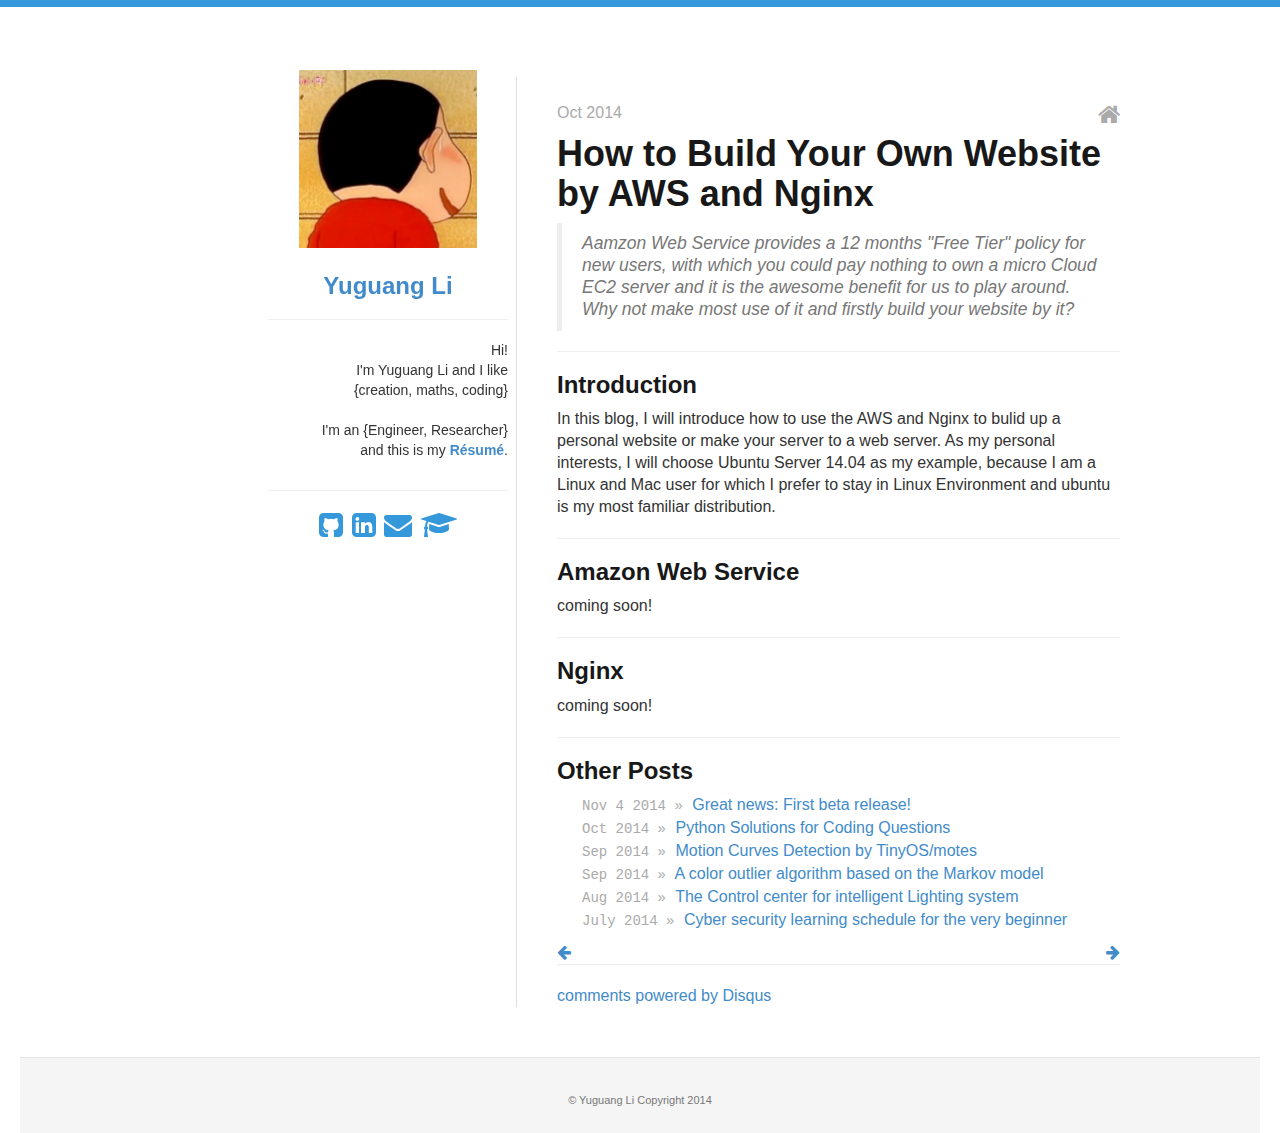
<file: personal/Yuguang_Li_website/blog/Build_Website_by_AWS_and_Nginx_2014_9.html>
<!DOCTYPE html>
<html lang="en">
    <head><meta http-equiv="Content-Type" content="text/html; charset=UTF-8">
        <meta charset="utf-8">
        <meta name="viewport" content="width=device-width, initial-scale=1">
        <title>Yuguang Li's website</title>
        <meta name="author" content="Yuguang Li">
        <meta name="description" content="The blog of Yuguang Li">
        <link rel="canonical" href="blog/project_blog.html">
        <link rel="shortcut icon" href="../assets/img/shortcut.ico">
<!--         <link href="../assets/css/head.css" rel="stylesheet" type="text/css"> -->
        <link rel="stylesheet" href="../assets/css/all.css" type="text/css">
        <link rel="stylesheet" href="../assets/css/docs.css" type="text/css">
        <link rel="stylesheet" href="../assets/css/bootstrap.min.css" type="text/css">
        <link rel="stylesheet" href="../assets/css/bootstrap-responsive.css">
        <script type="text/javascript" async="" src="../assets/js/ga.js"></script>
        <script type="text/javascript" src="../assets/js/jquery-1.7.2.min.js"></script>
        <script type="text/javascript" src="../assets/js/d3.v3.min.js" charset="utf-8"></script>
        <script type="text/javascript" src="../assets/js/bootstrap.js"></script>
<!-- /*        <script type="text/javascript" async="" src="../assets/js/embed.js"></script>*/ -->
    </head>

    <body>

        <div class="container-fluid">
            <div class="row-fluid">
                <div id="sidebar-affix" class="span2 bs-docs-sidebar sidebar  ">
                    <div class="well bs-docs-sidenav affix">


    <div class="row-fluid">
        <div class="span12">
            <a class="brand" href="../index.html"> <img src="../assets/img/bigq.png" id="logo" alt="yl_logo"> </a>
        </div>
    </div> 

  <h3><center><a href="../index.html">Yuguang Li</a><center></h3>
  <hr>
  <ul class="nav nav-list">
    <div class="welcome">
      <p>
    Hi!
    <br>
    I'm Yuguang Li and I like
    <br>
    {creation, maths, coding}
    <br>
    <br>
<!--     I'm a {Web developer, Researcher} -->
    I'm an {Engineer, Researcher}
    <br>
    and this is my <a target="_blank" title="Yuguang's resume" href="../assets/cv/cv_YuguangLi.pdf" onclick="_gaq.push([&#39;_trackEvent&#39;, sidebar&#39;, &#39;click&#39;, &#39;cv&#39;]);">Résumé</a>.
      </p>
    </div>
  </ul>

  <hr>
  
  <div class="row-fluid">
    <div class="span12" id="social">
      <div id="soocial">

<!--   <a target="_blank" title="Yuguang on google plus" id="Yuguang Li on google+" href="https://plus.google.com/u/0/117045592302952581557" onclick="_gaq.push([&#39;_trackEvent&#39;, &#39;social&#39;, &#39;click&#39;, googleplus&#39;]);">
    <i class="icon-google-plus-sign"></i>
  </a> -->

  <a target="_blank" title="Yuguang Li on Github" href="https://github.com/BigQNo2" onclick="_gaq.push([&#39;_trackEvent&#39;, &#39;social&#39;, &#39;click&#39;, github&#39;]);">
    <i class="icon-github-sign"></i>
  </a>
  
 <a target="_blank" title="Yuguang Li on Linkedin" href="https://www.linkedin.com/pub/yuguang-li/92/a28/130" onclick="_gaq.push([&#39;_trackEvent&#39;, &#39;social&#39;, &#39;click&#39;, linkedin&#39;]);">
    <i class="icon-linkedin-sign"></i>
  </a>
  
  <a target="_blank" title="leeygx@bu.edu email" href="mailto:leeygxz@gmail.com" onclick="_gaq.push([&#39;_trackEvent&#39;, &#39;social&#39;, &#39;click&#39;, email&#39;]);">
    <i class="icon-envelope-alt"></i>
  </a>
  
  <a target="_blank" title="Yuguang Li on google scholar" href="http://scholar.google.com/citations?user=PrEhNVQAAAAJ&hl=en" onclick="_gaq.push([&#39;_trackEvent&#39;, &#39;social&#39;, &#39;click&#39;, googlescholar&#39;]);">
    <i class="icon-graduation-cap"></i>
  </a>

</div>

    </div>
  </div>

</div>

</div>

<div class="span6 seven columns content bs-docs-container ">

<p class="meta">
  Oct 2014
  <a href="../index.html">
    <i class="home icon-home"></i>
  </a>
</p>
<h1 class="title">How to Build Your Own Website by AWS and Nginx</h1>
<blockquote>
<p>
Aamzon Web Service provides a 12 months "Free Tier" policy for new users, with which you could pay nothing to own a micro Cloud EC2 server and it is the awesome benefit for us to play around. Why not make most use of it and firstly build your website by it?
</p>
</blockquote>
<hr>

<h3 id="introduction">Introduction</h3>
<p>In this blog, I will introduce how to use the AWS and Nginx to bulid up a personal website or make your server to a web server. As my personal interests, I will choose Ubuntu Server 14.04 as my example, because I am a Linux and Mac user for which I prefer to stay in Linux Environment and ubuntu is my most familiar distribution. </p>
<hr>

<h3 id="AWS">Amazon Web Service</h3>
coming soon!
<hr>

<h3 id="nginx">Nginx</h3>
coming soon!
<hr>

<div id="other">
  <h3>Other Posts</h3>
  <ul class="posts">
    <li>
      <span>Nov 4 2014 »</span><a href="../blog/first_beta_release.html"> Great news: First beta release!</a>
    </li>

    <li>
      <span>Oct 2014 »</span><a href="../blog/Python_version_coding_interview_questions.html"> Python Solutions for Coding Questions</a>
    </li>

   <li>
      <span>Sep 2014 »</span><a href="../blog/Applications_of_Accelerometer_Network_2014_9.html"> Motion Curves Detection by TinyOS/motes</a>
    </li>

   <li>
      <span>Sep 2014 »</span><a href="../blog/project_color_outlier_2014_9.html"> A color outlier algorithm based on the Markov model</a>
    </li>

    <li>
      <span>Aug 2014 »</span> <a href="../blog/project_cyber_service_for_smartlighting.html">The Control center for intelligent Lighting system</a>
    </li>

    <li>
      <span>July 2014 »</span> <a href="../blog/project_Lab_Curriculum_for_Computer_Cyber_Security.html">Cyber security learning schedule for the very beginner</a>
    </li>
    
  </ul>
</div>

  <div style="float: none">
   <div style="float: left"> <a href="../blog/Applications_of_Accelerometer_Network_2014_9.html">
    <i class="icon-arrow-left"></i></a></div>

   <div style="float: right"> <a href="../blog/first_beta_release.html">
    <i class="icon-arrow-right"></i></a></div>
  </div>
<hr>

<div id="disqus_thread"></div>

    <script type="text/javascript">
        /* * * CONFIGURATION VARIABLES: EDIT BEFORE PASTING INTO YOUR WEBPAGE * * */
        var disqus_shortname = 'yuguanglicom'; // required: replace example with your forum shortname

        /* * * DON'T EDIT BELOW THIS LINE * * */
        (function() {
            var dsq = document.createElement('script'); dsq.type = 'text/javascript'; dsq.async = true;
            dsq.src = '//' + disqus_shortname + '.disqus.com/embed.js';
            (document.getElementsByTagName('head')[0] || document.getElementsByTagName('body')[0]).appendChild(dsq);
        })();
    </script>

    <noscript>Please enable JavaScript to view the <a href="http://disqus.com/?ref_noscript">comments powered by Disqus.</a></noscript>
    <a href="http://disqus.com" class="dsq-brlink">comments powered by <span class="logo-disqus">Disqus</span></a>

</div>


    <div class="footer ">
      <div class="disclaimer">
  

  <p>
    © Yuguang Li Copyright 2014
  </p>
</div>

    </div>
    
<script type="text/javascript">

  var _gaq = _gaq || [];
  _gaq.push(['_setAccount', 'UA-45763537-1']);
  _gaq.push(['_trackPageview']);

  (function() {
    var ga = document.createElement('script'); ga.type = 'text/javascript'; ga.async = true;
    ga.src = ('https:' == document.location.protocol ? 'https://ssl' : 'http://www') + '.google-analytics.com/ga.js';
    var s = document.getElementsByTagName('script')[0]; s.parentNode.insertBefore(ga, s);
  })();

</script>



</body></html>
</file>
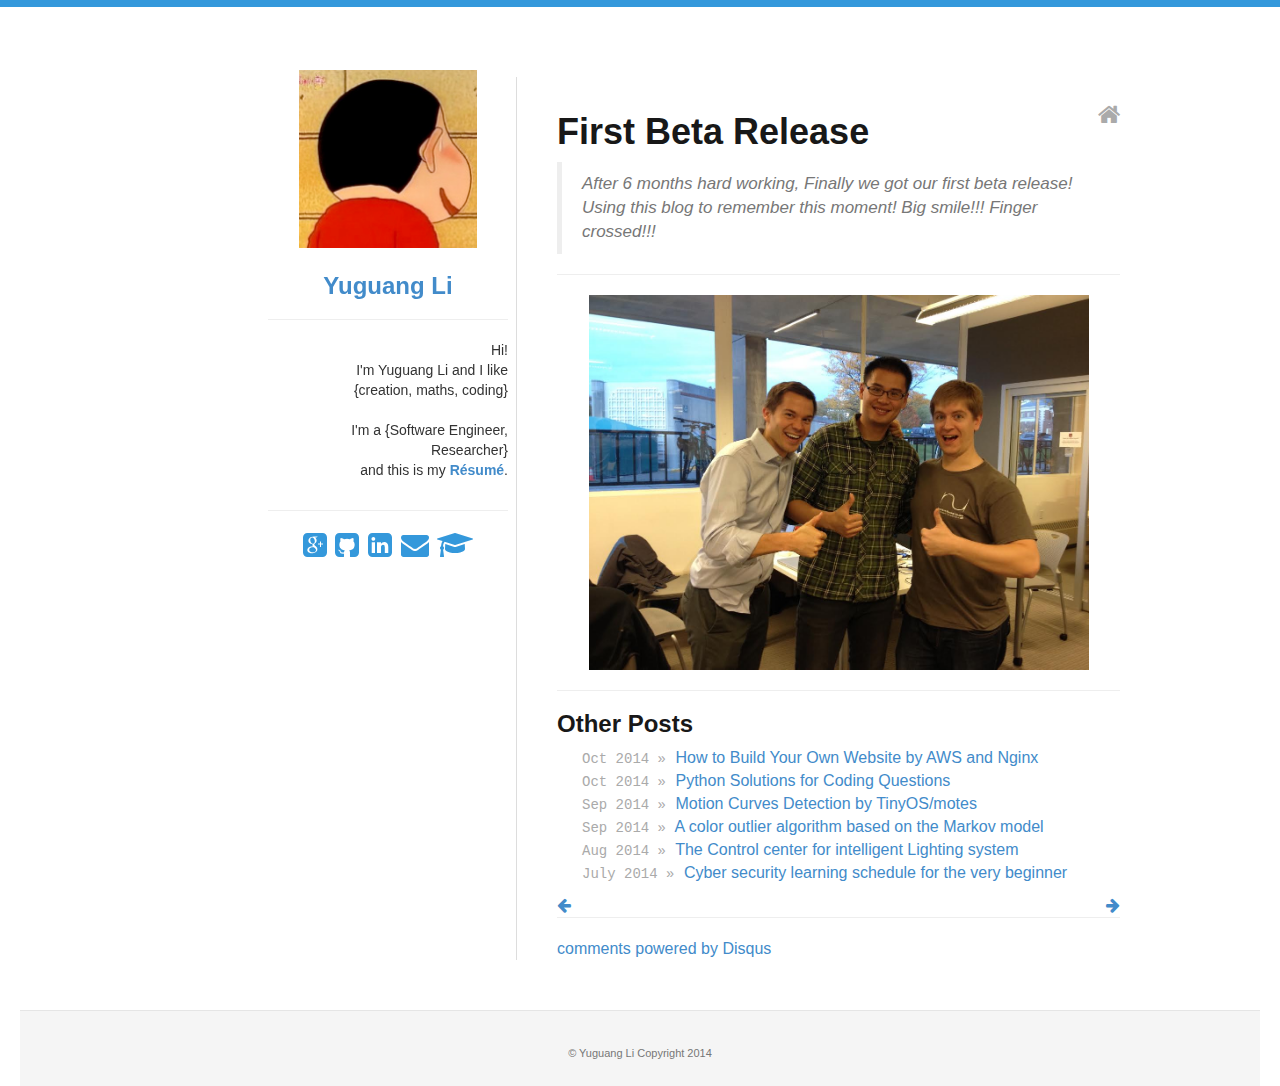
<file: personal/Yuguang_Li_website/blog/First_beta_release.html>
<!DOCTYPE html>
<html lang="en">
    <head><meta http-equiv="Content-Type" content="text/html; charset=UTF-8">
        <meta charset="utf-8">
        <meta name="viewport" content="width=device-width, initial-scale=1">
        <title>Yuguang Li's website</title>
        <meta name="author" content="Yuguang Li">
        <meta name="description" content="The blog of Yuguang Li">
        <link rel="canonical" href="blog/project_blog.html">
        <link rel="shortcut icon" href="../assets/img/shortcut.ico">
<!--         <link href="../assets/css/head.css" rel="stylesheet" type="text/css"> -->
        <link rel="stylesheet" href="../assets/css/all.css" type="text/css">
        <link rel="stylesheet" href="../assets/css/docs.css" type="text/css">
        <link rel="stylesheet" href="../assets/css/bootstrap.min.css" type="text/css">
        <link rel="stylesheet" href="../assets/css/bootstrap-responsive.css">
        <script type="text/javascript" async="" src="../assets/js/ga.js"></script>
        <script type="text/javascript" src="../assets/js/jquery-1.7.2.min.js"></script>
        <script type="text/javascript" src="../assets/js/d3.v3.min.js" charset="utf-8"></script>
        <script type="text/javascript" src="../assets/js/bootstrap.js"></script>
<!-- /*        <script type="text/javascript" async="" src="../assets/js/embed.js"></script>*/ -->
    </head>

    <body>

        <div class="container-fluid">
            <div class="row-fluid">
                <div id="sidebar-affix" class="span2 bs-docs-sidebar sidebar  ">
                    <div class="well bs-docs-sidenav affix">


    <div class="row-fluid">
        <div class="span12">
            <a class="brand" href="../index.html"> <img src="../assets/img/bigq.png" id="logo" alt="yl_logo"> </a>
        </div>
    </div> 

  <h3><center><a href="../index.html">Yuguang Li</a><center></h3>
  <hr>
  <ul class="nav nav-list">
    <div class="welcome">
      <p>
    Hi!
    <br>
    I'm Yuguang Li and I like
    <br>
    {creation, maths, coding}
    <br>
    <br>
<!--     I'm a {Web developer, Researcher} -->
    I'm a {Software Engineer, Researcher}
    <br>
    and this is my <a target="_blank" title="Yuguang's resume" href="../assets/cv/cv_YuguangLi.pdf" onclick="_gaq.push([&#39;_trackEvent&#39;, sidebar&#39;, &#39;click&#39;, &#39;cv&#39;]);">Résumé</a>.
      </p>
    </div>
  </ul>

  <hr>
  
  <div class="row-fluid">
    <div class="span12" id="social">
      <div id="soocial">

  <a target="_blank" title="Yuguang on google plus" id="Yuguang Li on google+" href="https://plus.google.com/u/0/117045592302952581557" onclick="_gaq.push([&#39;_trackEvent&#39;, &#39;social&#39;, &#39;click&#39;, googleplus&#39;]);">
    <i class="icon-google-plus-sign"></i>
  </a>

  
  <a target="_blank" title="Yuguang Li on Github" href="https://github.com/BigQNo2" onclick="_gaq.push([&#39;_trackEvent&#39;, &#39;social&#39;, &#39;click&#39;, github&#39;]);">
    <i class="icon-github-sign"></i>
  </a>
  
 <a target="_blank" title="Yuguang Li on Linkedin" href="https://www.linkedin.com/pub/yuguang-li/92/a28/130" onclick="_gaq.push([&#39;_trackEvent&#39;, &#39;social&#39;, &#39;click&#39;, linkedin&#39;]);">
    <i class="icon-linkedin-sign"></i>
  </a>
  
  <a target="_blank" title="leeygx@bu.edu email" href="mailto:leeygxz@gmail.com" onclick="_gaq.push([&#39;_trackEvent&#39;, &#39;social&#39;, &#39;click&#39;, email&#39;]);">
    <i class="icon-envelope-alt"></i>
  </a>
  
  <a target="_blank" title="Yuguang Li on google scholar" href="http://scholar.google.com/citations?user=PrEhNVQAAAAJ&hl=en" onclick="_gaq.push([&#39;_trackEvent&#39;, &#39;social&#39;, &#39;click&#39;, googlescholar&#39;]);">
    <i class="icon-graduation-cap"></i>
  </a>

</div>

    </div>
  </div>

</div>

</div>

<div class="span6 seven columns content bs-docs-container ">

<p class="meta">
  <a href="../index.html">
    <i class="home icon-home"></i>
  </a>
</p>
<h1 class="title">First Beta Release</h1>
<blockquote>After 6 months hard working, Finally we got our first beta release! Using this blog to remember this moment! Big smile!!! Finger crossed!!!</blockquote>
<hr>
<img src="../assets/img/first_beta_release/big_smile.jpg" alt="big_smile", width="500px">

<hr>
<div id="other">
  <h3>Other Posts</h3>
  <ul class="posts">
        <li>
      <span>Oct 2014 »</span><a href="../blog/Build_Website_by_AWS_and_Nginx_2014_9.html"> How to Build Your Own Website by AWS and Nginx</a>
    </li>

   <li>
      <span>Oct 2014 »</span><a href="../blog/Python_version_coding_interview_questions.html"> Python Solutions for Coding Questions</a>
    </li>

   <li>
      <span>Sep 2014 »</span><a href="../blog/Applications_of_Accelerometer_Network_2014_9.html"> Motion Curves Detection by TinyOS/motes</a>
    </li>

   <li>
      <span>Sep 2014 »</span><a href="../blog/project_color_outlier_2014_9.html"> A color outlier algorithm based on the Markov model</a>
    </li>

    <li>
      <span>Aug 2014 »</span> <a href="../blog/project_cyber_service_for_smartlighting.html">The Control center for intelligent Lighting system</a>
    </li>

    <li>
      <span>July 2014 »</span> <a href="../blog/project_Lab_Curriculum_for_Computer_Cyber_Security.html">Cyber security learning schedule for the very beginner</a>
    </li>
    
  </ul>
</div>

  <div style="float: none">
   <div style="float: left"> <a href="../blog/Build_Website_by_AWS_and_Nginx_2014_9.html">
    <i class="icon-arrow-left"></i></a></div>

   <div style="float: right"> <a href="../blog/template.html">
    <i class="icon-arrow-right"></i></a></div>
  </div>
<hr>

<div id="disqus_thread"></div>

    <script type="text/javascript">
        /* * * CONFIGURATION VARIABLES: EDIT BEFORE PASTING INTO YOUR WEBPAGE * * */
        var disqus_shortname = 'yuguanglicom'; // required: replace example with your forum shortname

        /* * * DON'T EDIT BELOW THIS LINE * * */
        (function() {
            var dsq = document.createElement('script'); dsq.type = 'text/javascript'; dsq.async = true;
            dsq.src = '//' + disqus_shortname + '.disqus.com/embed.js';
            (document.getElementsByTagName('head')[0] || document.getElementsByTagName('body')[0]).appendChild(dsq);
        })();
    </script>

    <noscript>Please enable JavaScript to view the <a href="http://disqus.com/?ref_noscript">comments powered by Disqus.</a></noscript>
    <a href="http://disqus.com" class="dsq-brlink">comments powered by <span class="logo-disqus">Disqus</span></a>

</div>


    <div class="footer ">
      <div class="disclaimer">
  

  <p>
    © Yuguang Li Copyright 2014
  </p>
</div>

    </div>
    
<script type="text/javascript">

  var _gaq = _gaq || [];
  _gaq.push(['_setAccount', 'UA-45763537-1']);
  _gaq.push(['_trackPageview']);

  (function() {
    var ga = document.createElement('script'); ga.type = 'text/javascript'; ga.async = true;
    ga.src = ('https:' == document.location.protocol ? 'https://ssl' : 'http://www') + '.google-analytics.com/ga.js';
    var s = document.getElementsByTagName('script')[0]; s.parentNode.insertBefore(ga, s);
  })();

</script>



</body></html>
</file>
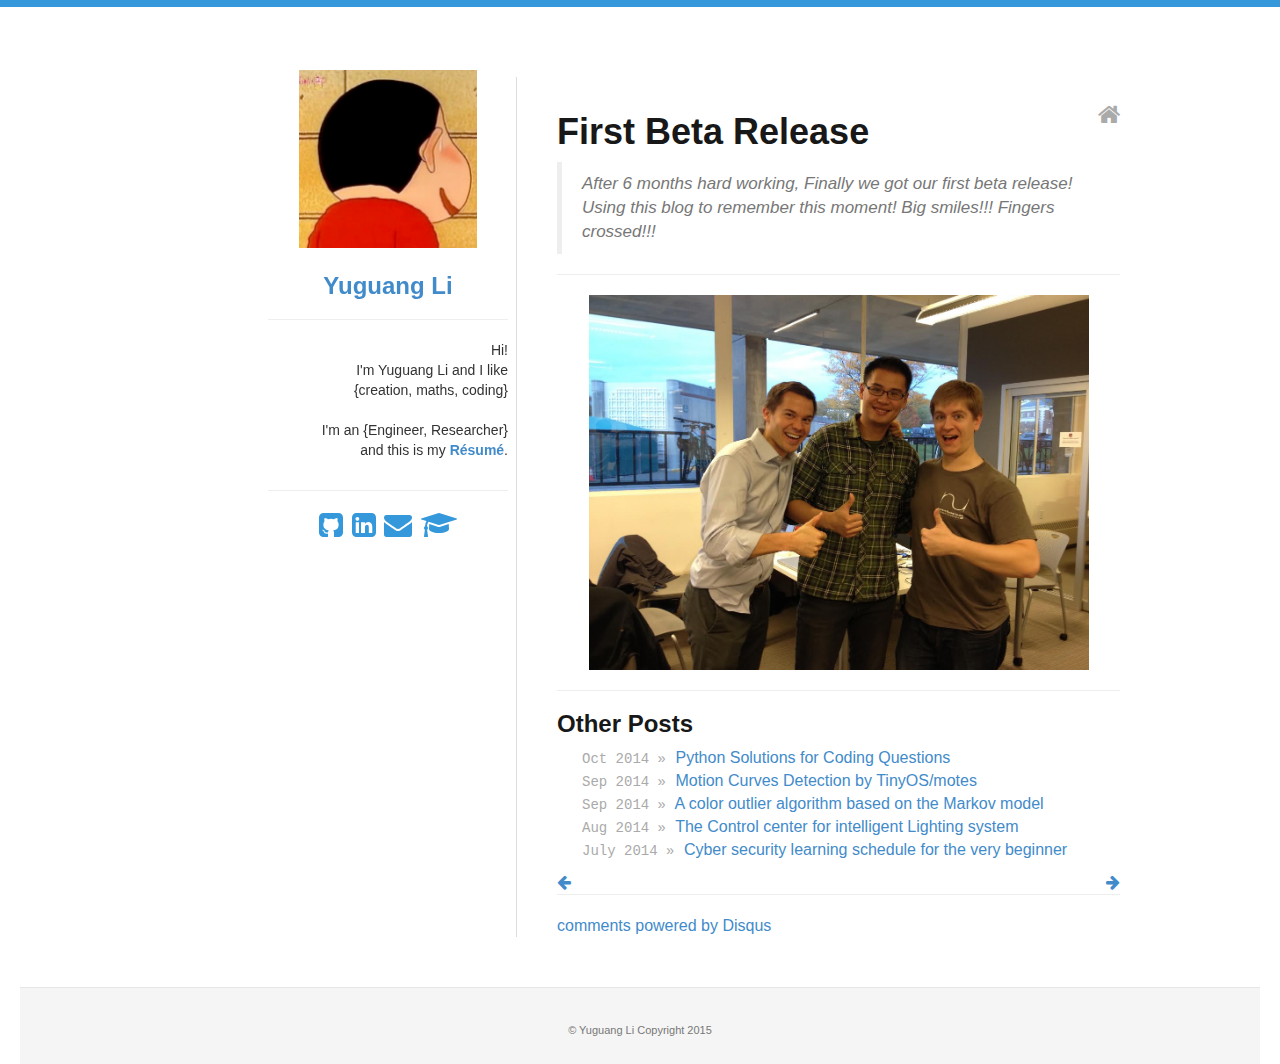
<file: personal/Yuguang_Li_website/blog/first_beta_release.html>
<!DOCTYPE html>
<html lang="en">
    <head><meta http-equiv="Content-Type" content="text/html; charset=UTF-8">
        <meta charset="utf-8">
        <meta name="viewport" content="width=device-width, initial-scale=1">
        <title>Yuguang Li's website</title>
        <meta name="author" content="Yuguang Li">
        <meta name="description" content="The blog of Yuguang Li">
        <link rel="canonical" href="blog/project_blog.html">
        <link rel="shortcut icon" href="../assets/img/shortcut.ico">
<!--         <link href="../assets/css/head.css" rel="stylesheet" type="text/css"> -->
        <link rel="stylesheet" href="../assets/css/all.css" type="text/css">
        <link rel="stylesheet" href="../assets/css/docs.css" type="text/css">
        <link rel="stylesheet" href="../assets/css/bootstrap.min.css" type="text/css">
        <link rel="stylesheet" href="../assets/css/bootstrap-responsive.css">
        <script type="text/javascript" async="" src="../assets/js/ga.js"></script>
        <script type="text/javascript" src="../assets/js/jquery-1.7.2.min.js"></script>
        <script type="text/javascript" src="../assets/js/d3.v3.min.js" charset="utf-8"></script>
        <script type="text/javascript" src="../assets/js/bootstrap.js"></script>
<!-- /*        <script type="text/javascript" async="" src="../assets/js/embed.js"></script>*/ -->
    </head>

    <body>

        <div class="container-fluid">
            <div class="row-fluid">
                <div id="sidebar-affix" class="span2 bs-docs-sidebar sidebar  ">
                    <div class="well bs-docs-sidenav affix">


    <div class="row-fluid">
        <div class="span12">
            <a class="brand" href="../index.html"> <img src="../assets/img/bigq.png" id="logo" alt="yl_logo"> </a>
        </div>
    </div> 

  <h3><center><a href="../index.html">Yuguang Li</a><center></h3>
  <hr>
  <ul class="nav nav-list">
    <div class="welcome">
      <p>
    Hi!
    <br>
    I'm Yuguang Li and I like
    <br>
    {creation, maths, coding}
    <br>
    <br>
<!--     I'm a {Web developer, Researcher} -->
    I'm an {Engineer, Researcher}
    <br>
    and this is my <a target="_blank" title="Yuguang's resume" href="../assets/cv/cv_YuguangLi.pdf" onclick="_gaq.push([&#39;_trackEvent&#39;, sidebar&#39;, &#39;click&#39;, &#39;cv&#39;]);">Résumé</a>.
      </p>
    </div>
  </ul>

  <hr>
  
  <div class="row-fluid">
    <div class="span12" id="social">
      <div id="soocial">

<!--   <a target="_blank" title="Yuguang on google plus" id="Yuguang Li on google+" href="https://plus.google.com/u/0/117045592302952581557" onclick="_gaq.push([&#39;_trackEvent&#39;, &#39;social&#39;, &#39;click&#39;, googleplus&#39;]);">
    <i class="icon-google-plus-sign"></i>
  </a> -->

  
  <a target="_blank" title="Yuguang Li on Github" href="https://github.com/BigQNo2" onclick="_gaq.push([&#39;_trackEvent&#39;, &#39;social&#39;, &#39;click&#39;, github&#39;]);">
    <i class="icon-github-sign"></i>
  </a>
  
 <a target="_blank" title="Yuguang Li on Linkedin" href="https://www.linkedin.com/pub/yuguang-li/92/a28/130" onclick="_gaq.push([&#39;_trackEvent&#39;, &#39;social&#39;, &#39;click&#39;, linkedin&#39;]);">
    <i class="icon-linkedin-sign"></i>
  </a>
  
  <a target="_blank" title="leeygx@bu.edu email" href="mailto:leeygxz@gmail.com" onclick="_gaq.push([&#39;_trackEvent&#39;, &#39;social&#39;, &#39;click&#39;, email&#39;]);">
    <i class="icon-envelope-alt"></i>
  </a>
  
  <a target="_blank" title="Yuguang Li on google scholar" href="http://scholar.google.com/citations?user=PrEhNVQAAAAJ&hl=en" onclick="_gaq.push([&#39;_trackEvent&#39;, &#39;social&#39;, &#39;click&#39;, googlescholar&#39;]);">
    <i class="icon-graduation-cap"></i>
  </a>

</div>

    </div>
  </div>

</div>

</div>

<div class="span6 seven columns content bs-docs-container ">

<p class="meta">
  <a href="../index.html">
    <i class="home icon-home"></i>
  </a>
</p>
<h1 class="title">First Beta Release</h1>
<blockquote>After 6 months hard working, Finally we got our first beta release! Using this blog to remember this moment! Big smiles!!! Fingers crossed!!!</blockquote>
<hr>
<img src="../assets/img/first_beta_release/big_smile.jpg" alt="big_smile", width="500px">

<hr>
<div id="other">
  <h3>Other Posts</h3>
  <ul class="posts">
<!--         <li>
      <span>Oct 2014 »</span><a href="../blog/Build_Website_by_AWS_and_Nginx_2014_9.html"> How to Build Your Own Website by AWS and Nginx</a>
    </li> -->

   <li>
      <span>Oct 2014 »</span><a href="../blog/Python_version_coding_interview_questions.html"> Python Solutions for Coding Questions</a>
    </li>

   <li>
      <span>Sep 2014 »</span><a href="../blog/Applications_of_Accelerometer_Network_2014_9.html"> Motion Curves Detection by TinyOS/motes</a>
    </li>

   <li>
      <span>Sep 2014 »</span><a href="../blog/project_color_outlier_2014_9.html"> A color outlier algorithm based on the Markov model</a>
    </li>

    <li>
      <span>Aug 2014 »</span> <a href="../blog/project_cyber_service_for_smartlighting.html">The Control center for intelligent Lighting system</a>
    </li>

    <li>
      <span>July 2014 »</span> <a href="../blog/project_Lab_Curriculum_for_Computer_Cyber_Security.html">Cyber security learning schedule for the very beginner</a>
    </li>
    
  </ul>
</div>

  <div style="float: none">
   <div style="float: left"> <a href="../blog/Build_Website_by_AWS_and_Nginx_2014_9.html">
    <i class="icon-arrow-left"></i></a></div>

   <div style="float: right"> <a href="../blog/template.html">
    <i class="icon-arrow-right"></i></a></div>
  </div>
<hr>

<div id="disqus_thread"></div>

    <script type="text/javascript">
        /* * * CONFIGURATION VARIABLES: EDIT BEFORE PASTING INTO YOUR WEBPAGE * * */
        var disqus_shortname = 'yuguanglicom'; // required: replace example with your forum shortname

        /* * * DON'T EDIT BELOW THIS LINE * * */
        (function() {
            var dsq = document.createElement('script'); dsq.type = 'text/javascript'; dsq.async = true;
            dsq.src = '//' + disqus_shortname + '.disqus.com/embed.js';
            (document.getElementsByTagName('head')[0] || document.getElementsByTagName('body')[0]).appendChild(dsq);
        })();
    </script>

    <noscript>Please enable JavaScript to view the <a href="http://disqus.com/?ref_noscript">comments powered by Disqus.</a></noscript>
    <a href="http://disqus.com" class="dsq-brlink">comments powered by <span class="logo-disqus">Disqus</span></a>

</div>


    <div class="footer ">
      <div class="disclaimer">
  

  <p>
    © Yuguang Li Copyright 2015
  </p>
</div>

    </div>
    
<script type="text/javascript">

  var _gaq = _gaq || [];
  _gaq.push(['_setAccount', 'UA-45763537-1']);
  _gaq.push(['_trackPageview']);

  (function() {
    var ga = document.createElement('script'); ga.type = 'text/javascript'; ga.async = true;
    ga.src = ('https:' == document.location.protocol ? 'https://ssl' : 'http://www') + '.google-analytics.com/ga.js';
    var s = document.getElementsByTagName('script')[0]; s.parentNode.insertBefore(ga, s);
  })();

</script>



</body></html>
</file>
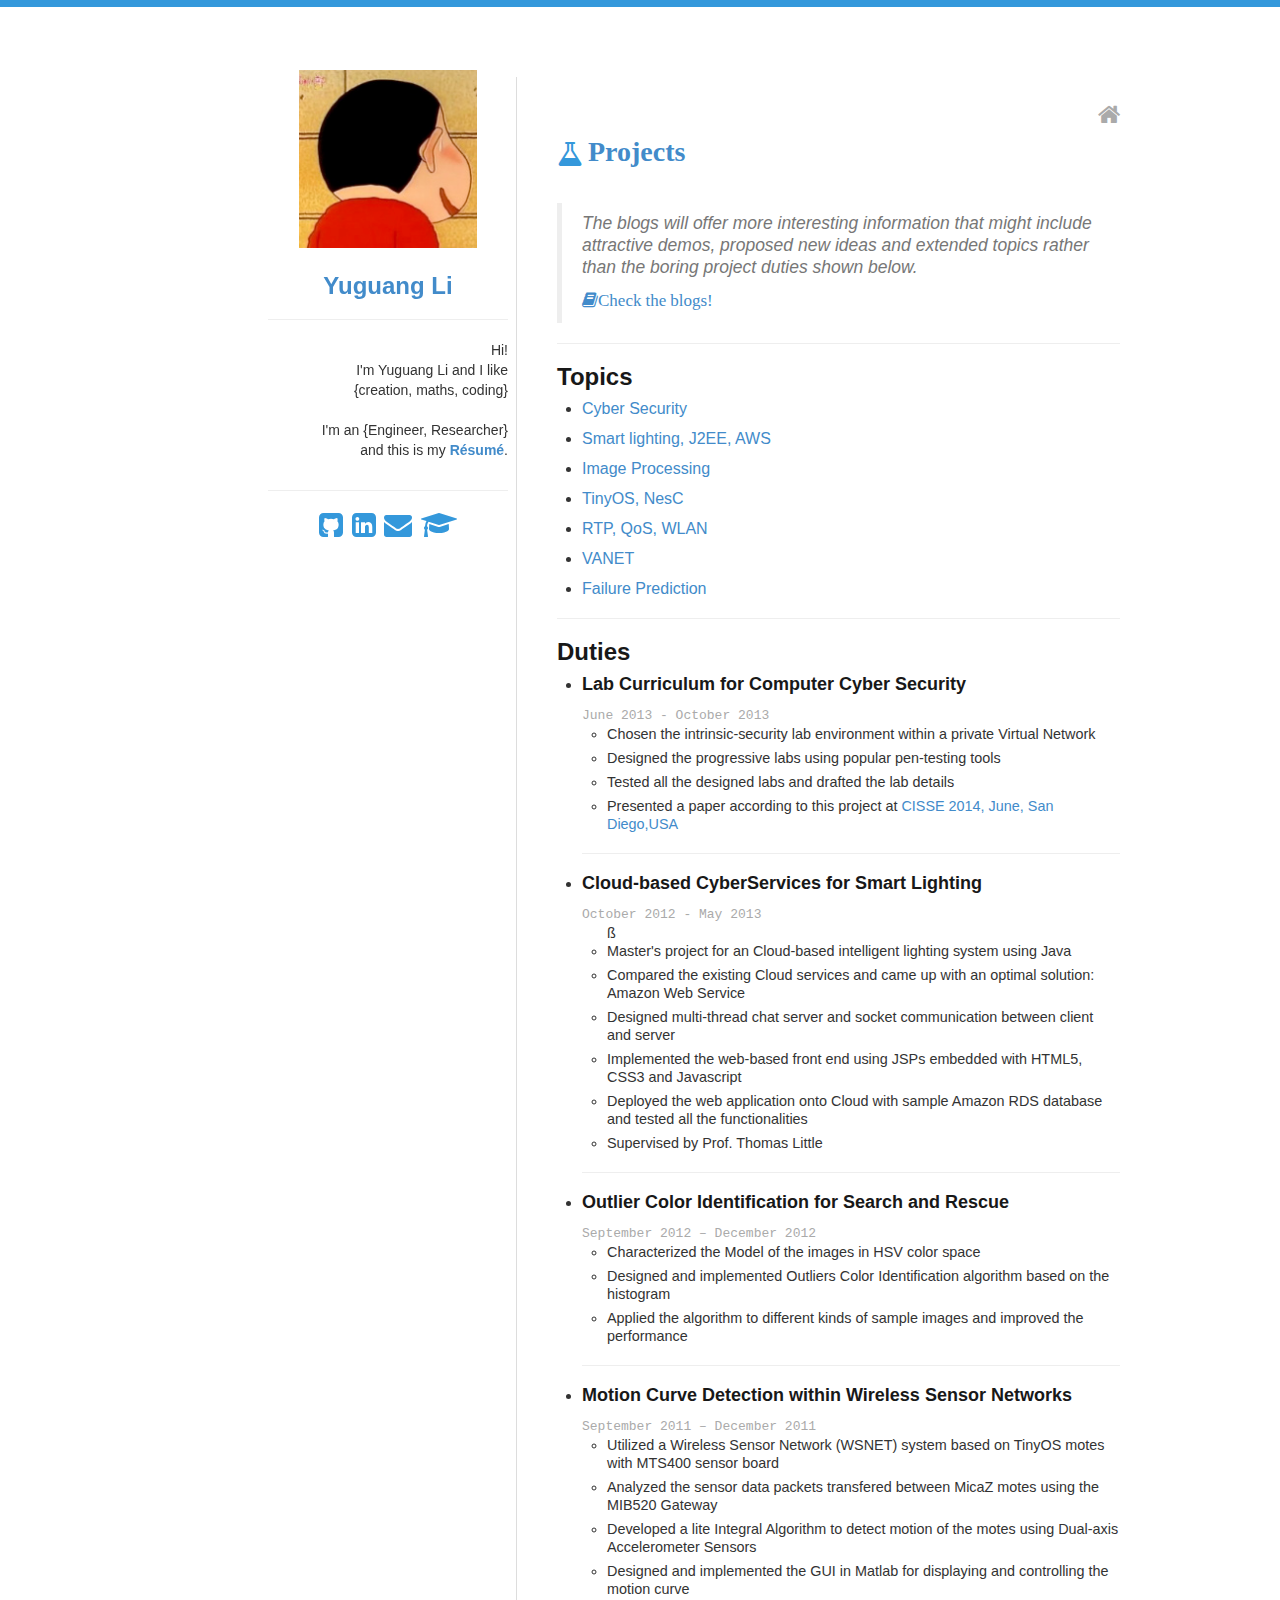
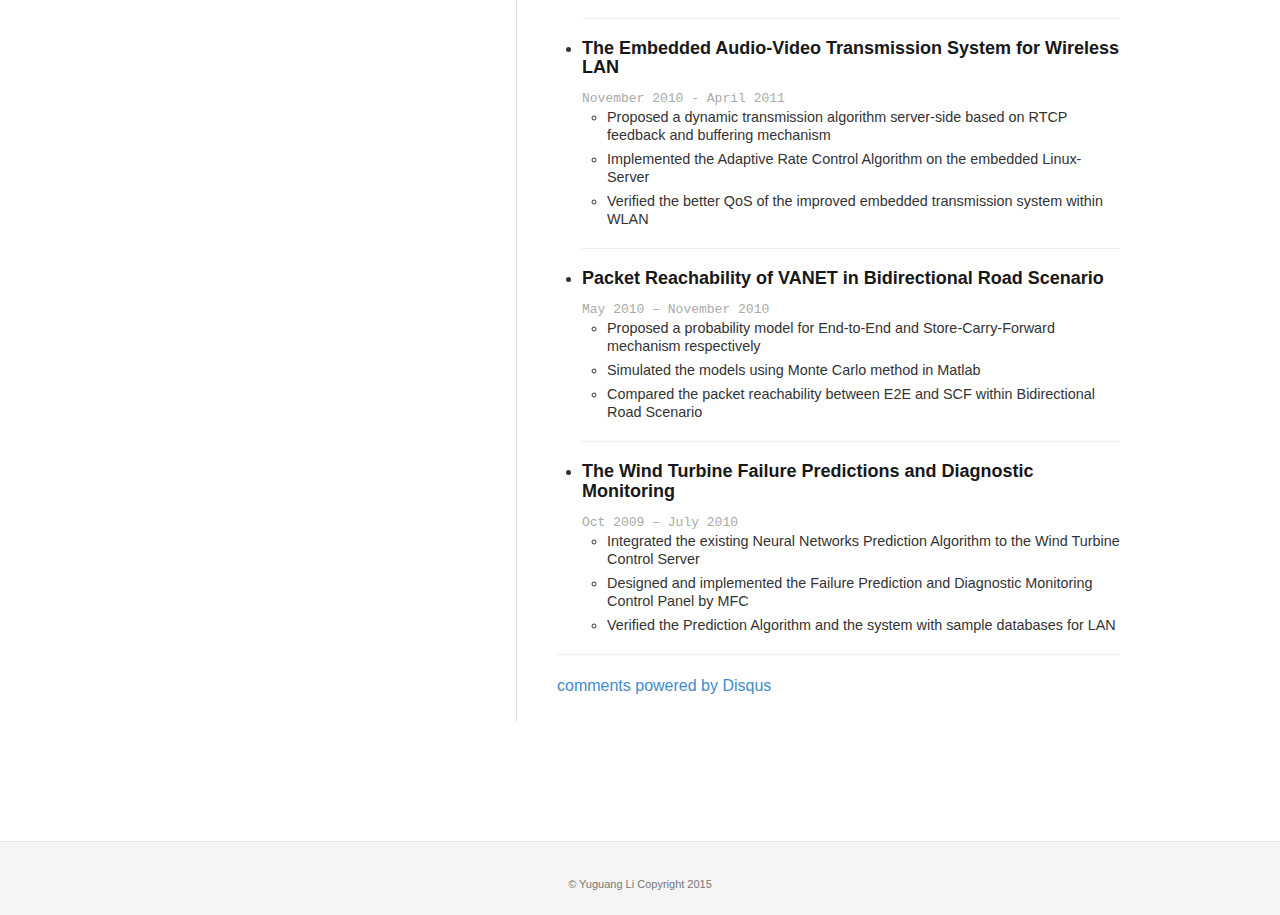
<file: personal/Yuguang_Li_website/blog/project.html>
<!DOCTYPE html>
<html lang="en">
    <head><meta http-equiv="Content-Type" content="text/html; charset=UTF-8">
        <meta charset="utf-8">
        <meta name="viewport" content="width=device-width, initial-scale=1">
        <title>Yuguang Li's project</title>
        <meta name="author" content="Yuguang Li">
        <meta name="description" content="The blog of Yuguang Li">
        <link rel="canonical" href="blog/project_blog.html">
        <link rel="shortcut icon" href="../assets/img/shortcut.ico">
<!--         <link href="../assets/css/head.css" rel="stylesheet" type="text/css"> -->
        <link rel="stylesheet" href="../assets/css/all.css" type="text/css">
        <link rel="stylesheet" href="../assets/css/docs.css" type="text/css">
        <link rel="stylesheet" href="../assets/css/bootstrap.min.css" type="text/css">
        <link rel="stylesheet" href="../assets/css/bootstrap-responsive.css">
        <script type="text/javascript" async="" src="../assets/js/ga.js"></script>
        <script type="text/javascript" src="../assets/js/jquery-1.7.2.min.js"></script>
        <script type="text/javascript" src="../assets/js/d3.v3.min.js" charset="utf-8"></script>
        <script type="text/javascript" src="../assets/js/bootstrap.js"></script>
<!-- /*        <script type="text/javascript" async="" src="../assets/js/embed.js"></script>*/ -->
    </head>

    <body>

        <div class="container-fluid">
            <div class="row-fluid">
                <div id="sidebar-affix" class="span2 bs-docs-sidebar sidebar  ">
                    <div class="well bs-docs-sidenav affix">


    <div class="row-fluid">
        <div class="span12">
            <a class="brand" href="../index.html"> <img src="../assets/img/bigq.png" id="logo" alt="yl_logo"> </a>
        </div>
    </div> 

  <h3><center><a href="../index.html">Yuguang Li</a><center></h3>
  <hr>
  <ul class="nav nav-list">
    <div class="welcome">
      <p>
    Hi!
    <br>
    I'm Yuguang Li and I like
    <br>
    {creation, maths, coding}
    <br>
    <br>
<!--     I'm a {Web developer, Researcher} -->
    I'm an {Engineer, Researcher}
    <br>
    and this is my <a target="_blank" title="Yuguang's resume" href="../assets/cv/cv_YuguangLi.pdf" onclick="_gaq.push([&#39;_trackEvent&#39;, sidebar&#39;, &#39;click&#39;, &#39;cv&#39;]);">Résumé</a>.
      </p>
    </div>
  </ul>

  <hr>
  
  <div class="row-fluid">
    <div class="span12" id="social">
      <div id="soocial">

<!--   <a target="_blank" title="Yuguang on google plus" id="Yuguang Li on google+" href="https://plus.google.com/u/0/117045592302952581557" onclick="_gaq.push([&#39;_trackEvent&#39;, &#39;social&#39;, &#39;click&#39;, googleplus&#39;]);">
    <i class="icon-google-plus-sign"></i>
  </a> -->

  
  <a target="_blank" title="Yuguang Li on Github" href="https://github.com/BigQNo2" onclick="_gaq.push([&#39;_trackEvent&#39;, &#39;social&#39;, &#39;click&#39;, github&#39;]);">
    <i class="icon-github-sign"></i>
  </a>
  
 <a target="_blank" title="Yuguang Li on Linkedin" href="https://www.linkedin.com/pub/yuguang-li/92/a28/130" onclick="_gaq.push([&#39;_trackEvent&#39;, &#39;social&#39;, &#39;click&#39;, linkedin&#39;]);">
    <i class="icon-linkedin-sign"></i>
  </a>
  
  <a target="_blank" title="leeygx@bu.edu email" href="mailto:leeygxz@gmail.com" onclick="_gaq.push([&#39;_trackEvent&#39;, &#39;social&#39;, &#39;click&#39;, email&#39;]);">
    <i class="icon-envelope-alt"></i>
  </a>
  
  <a target="_blank" title="Yuguang Li on google scholar" href="http://scholar.google.com/citations?user=PrEhNVQAAAAJ&hl=en" onclick="_gaq.push([&#39;_trackEvent&#39;, &#39;social&#39;, &#39;click&#39;, googlescholar&#39;]);">
    <i class="icon-graduation-cap"></i>
  </a>

</div>

    </div>
  </div>

</div>

</div>

<div class="span6 seven columns content bs-docs-container ">

<p class="meta">

  <a href="../index.html">
    <i class="home icon-home"></i>
  </a>
</p>
<section class="section">
<h2 class="title", style="color:#3498db"><i class="icon-beaker title-image"></i><a href="../index.html">Projects</a></h2>
<section>
<div id="post">
<blockquote>
<p>The blogs will offer more interesting information that might include attractive demos, proposed new ideas and extended topics rather than the boring project duties shown below.</p>
<a href="../blog/blog.html"><i class="icon-book">Check the blogs!</i></a>
</blockquote>

<hr>
<h3>Topics </h3> 
<ul>
<li><a href="#cybersecurity">Cyber Security</a></li>
<li><a href="#smartlight">Smart lighting, J2EE, AWS</a></li>
<li><a href="#img">Image Processing</a></li>
<li><a href="#tinyos">TinyOS, NesC</a></li>
<li><a href="#RTP">RTP, QoS, WLAN</a></li>
<li><a href="#VANET">VANET</a></li>
<li><a href="#Wind">Failure Prediction</a></li>
</ul>

<hr>

<h3>Duties</h3>
  <ul>

   <li>
      <a name="cybersecurity"><h4>Lab Curriculum for Computer Cyber Security</h4></a>
      <span style="font-family: 'Lucida Console', 'Andale Mono', monospace;
                   color: #aaa;
                   font-size: 13px"> 
        June 2013 - October 2013
      </span> 
      <ul>

        <li type="circle"> Chosen the intrinsic-security lab environment within a private Virtual Network</li>

        <li type="circle"> Designed the progressive labs using popular pen-testing tools
</li>

        <li type="circle"> Tested all the designed labs and drafted the lab details</li>

        <li type="circle"> Presented a paper according to this project at <a href="http://cc.thinkst.com/talk/view/36701/">CISSE 2014, June, San Diego,USA<a></li>
      </ul>
    </li>

<hr>
    <li>
      <a name="smartlight"><h4>Cloud-based CyberServices for Smart Lighting</h4></a>
      <span style="font-family: 'Lucida Console', 'Andale Mono', monospace;
                   color: #aaa;
                   font-size: 13px"> 
        October 2012 - May 2013
      </span> 
      <ul>ß
        <li type="circle"> Master's project for an Cloud-based intelligent lighting system using Java</li>

        <li type="circle"> Compared the existing Cloud services and came up with an optimal solution: Amazon Web Service</li>

        <li type="circle"> Designed multi-thread chat server and socket communication between client and server</li>

        <li type="circle"> Implemented the web-based front end using JSPs embedded with HTML5, CSS3 and Javascript</li>

        <li type="circle"> Deployed the web application onto Cloud with sample Amazon RDS database and tested all the functionalities</li>

        <li type="circle"> Supervised by Prof. Thomas Little</li>
      </ul>
    </li>
<hr>
    <li>
      <a name="img"><h4>Outlier Color Identification for Search and Rescue</h4></a>
      <span style="font-family: 'Lucida Console', 'Andale Mono', monospace;
                   color: #aaa;
                   font-size: 13px"> 
        September 2012 – December 2012
      </span> 
      <ul>

        <li type="circle"> Characterized the Model of the images in HSV color space</li>

        <li type="circle"> Designed and implemented Outliers Color Identification algorithm based on the histogram</li>

        <li type="circle"> Applied the algorithm to different kinds of sample images and improved the performance</li>

      </ul>
    </li>

<hr>
   <li>
      <a name="tinyos"><h4>Motion Curve Detection within Wireless Sensor Networks</h4></a>
      <span style="font-family: 'Lucida Console', 'Andale Mono', monospace;
                   color: #aaa;
                   font-size: 13px"> 
        September 2011 – December 2011
      </span> 
      <ul>

        <li type="circle"> Utilized a Wireless Sensor Network (WSNET) system based on TinyOS motes with MTS400 sensor board</li>

        <li type="circle"> Analyzed the sensor data packets transfered between MicaZ motes using the MIB520 Gateway</li>

        <li type="circle"> Developed a lite Integral Algorithm to detect motion of the motes using Dual-axis Accelerometer Sensors</li>

        <li type="circle">Designed and implemented the GUI in Matlab for displaying and controlling the motion curve</li>

      </ul>
    </li>
<hr>
   <li>
      <a name="RTP"><h4>The Embedded Audio-Video Transmission System for Wireless LAN</h4></a>
      <span style="font-family: 'Lucida Console', 'Andale Mono', monospace;
                   color: #aaa;
                   font-size: 13px"> 
        November 2010 - April 2011
      </span> 
      <ul>

        <li type="circle"> Proposed a dynamic transmission algorithm server-side based on RTCP feedback and buffering mechanism</li>

        <li type="circle"> Implemented the Adaptive Rate Control Algorithm on the embedded Linux-Server</li>

        <li type="circle"> Verified the better QoS of the improved embedded transmission system within WLAN</li>

      </ul>
    </li>
<hr>

   <li>
      <a name="VANET"><h4>Packet Reachability of VANET in Bidirectional Road Scenario</h4></a>
      <span style="font-family: 'Lucida Console', 'Andale Mono', monospace;
                   color: #aaa;
                   font-size: 13px"> 
        May 2010 – November 2010
      </span> 
      <ul>

        <li type="circle"> Proposed a probability model for End-to-End and Store-Carry-Forward mechanism respectively</li>

        <li type="circle"> Simulated the models using Monte Carlo method in Matlab</li>

        <li type="circle"> Compared the packet reachability between E2E and SCF within Bidirectional Road Scenario</li>

      </ul>
    </li>

<hr>
       <li>
      <a name="Wind"><h4>The Wind Turbine Failure Predictions and Diagnostic Monitoring</h4></a>
      <span style="font-family: 'Lucida Console', 'Andale Mono', monospace;
                   color: #aaa;
                   font-size: 13px"> 
        Oct 2009 – July 2010
      </span> 
      <ul>

        <li type="circle">  Integrated the existing Neural Networks Prediction Algorithm to the Wind Turbine Control Server</li>

        <li type="circle"> Designed and implemented the Failure Prediction and Diagnostic Monitoring Control Panel by MFC</li>

        <li type="circle"> Verified the Prediction Algorithm and the system with sample databases for LAN</li>

      </ul>
    </li>

  </ul>
</div>
<!-- <hr>

  <div style="float: none">
   <div style="float: left"> <a href="../blog/project_Lab_Curriculum_for_Computer_Cyber_Security.html">
    <i class="icon-arrow-left"></i></a></div>

   <div style="float: right"> <a href="http://www.google.com">
    <i class="icon-arrow-right"></i></a></div>
  </div> -->
<hr>

<div id="disqus_thread"></div>

    <script type="text/javascript">
        /* * * CONFIGURATION VARIABLES: EDIT BEFORE PASTING INTO YOUR WEBPAGE * * */
        var disqus_shortname = 'yuguanglicom'; // required: replace example with your forum shortname

        /* * * DON'T EDIT BELOW THIS LINE * * */
        (function() {
            var dsq = document.createElement('script'); dsq.type = 'text/javascript'; dsq.async = true;
            dsq.src = '//' + disqus_shortname + '.disqus.com/embed.js';
            (document.getElementsByTagName('head')[0] || document.getElementsByTagName('body')[0]).appendChild(dsq);
        })();
    </script>

    <noscript>Please enable JavaScript to view the <a href="http://disqus.com/?ref_noscript">comments powered by Disqus.</a></noscript>
    <a href="http://disqus.com" class="dsq-brlink">comments powered by <span class="logo-disqus">Disqus</span></a>


</div>




        </div>
      </div>
    </div>
 

    <div class="footer ">
      <div class="disclaimer">
  

  <p>
    © Yuguang Li Copyright 2015
  </p>
</div>

    </div>
    
<script type="text/javascript">

  var _gaq = _gaq || [];
  _gaq.push(['_setAccount', 'UA-45763537-1']);
  _gaq.push(['_trackPageview']);

  (function() {
    var ga = document.createElement('script'); ga.type = 'text/javascript'; ga.async = true;
    ga.src = ('https:' == document.location.protocol ? 'https://ssl' : 'http://www') + '.google-analytics.com/ga.js';
    var s = document.getElementsByTagName('script')[0]; s.parentNode.insertBefore(ga, s);
  })();

</script>



</body></html>
</file>
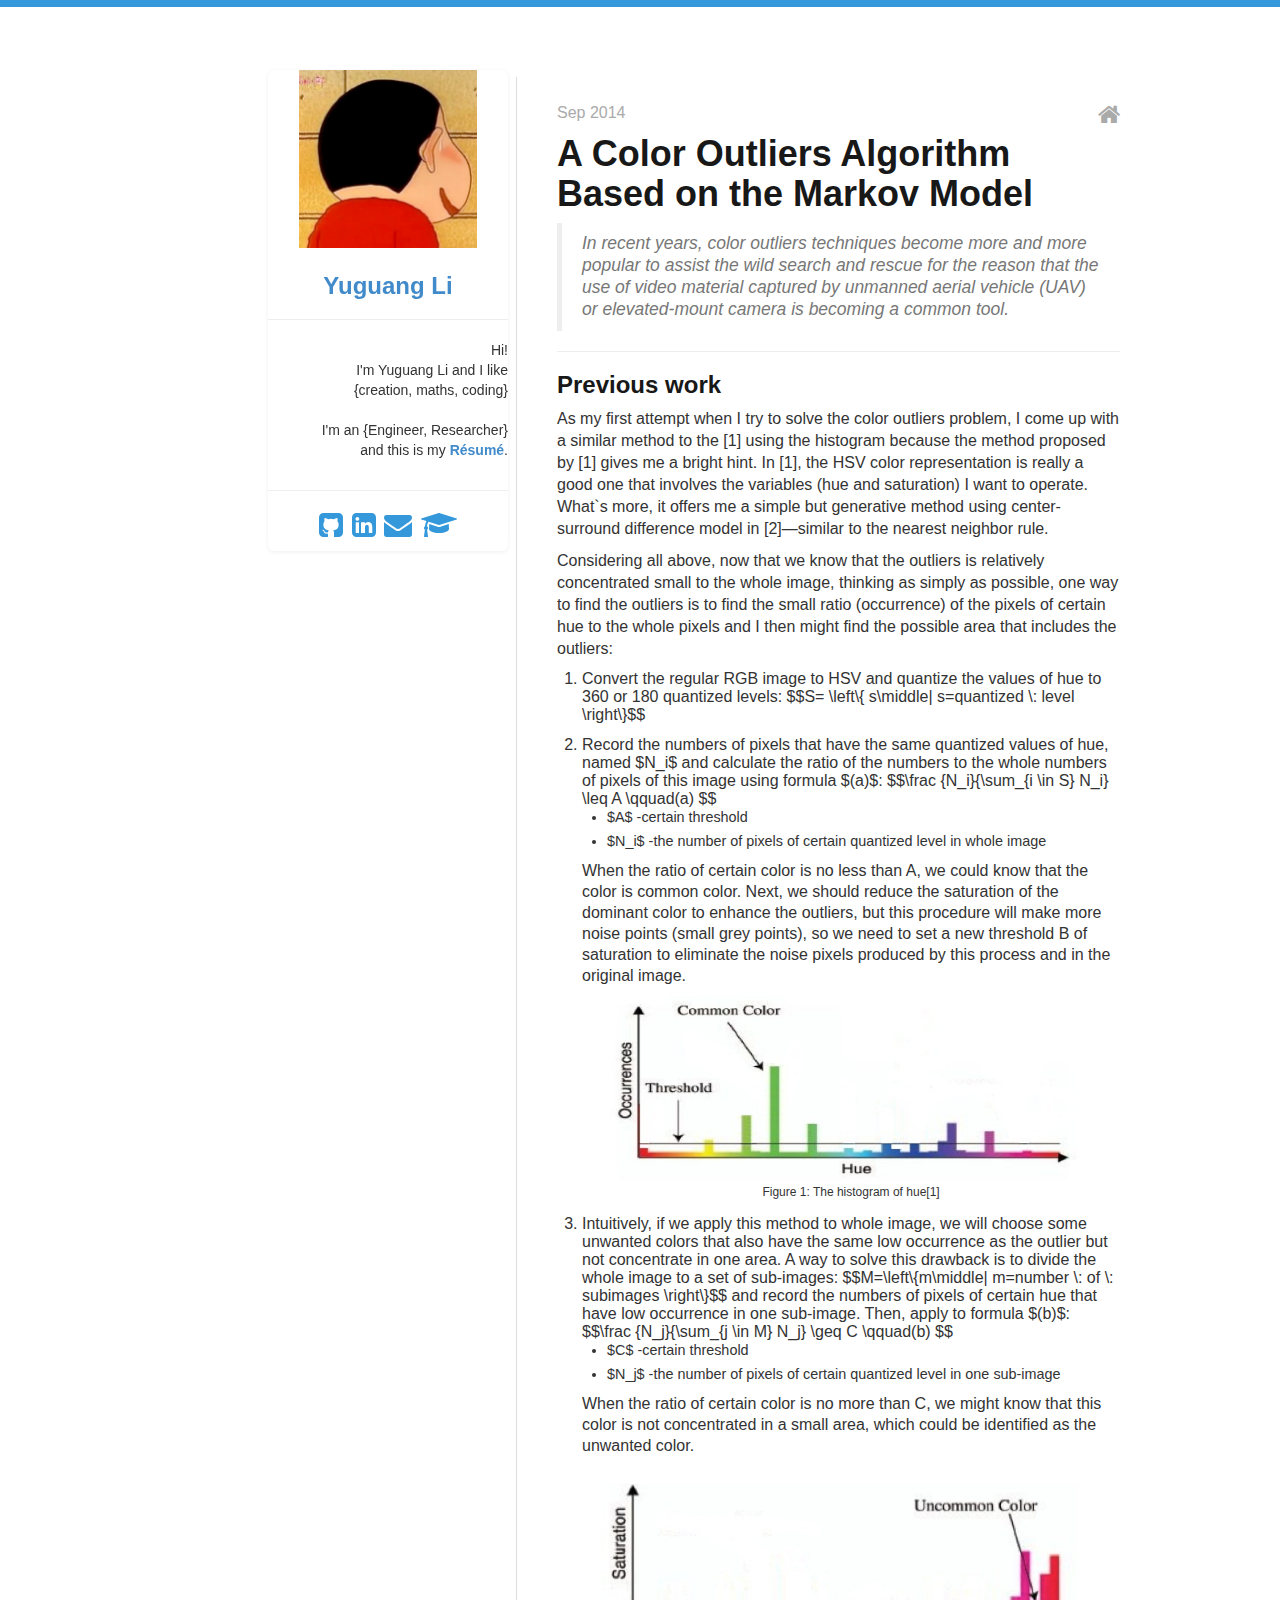
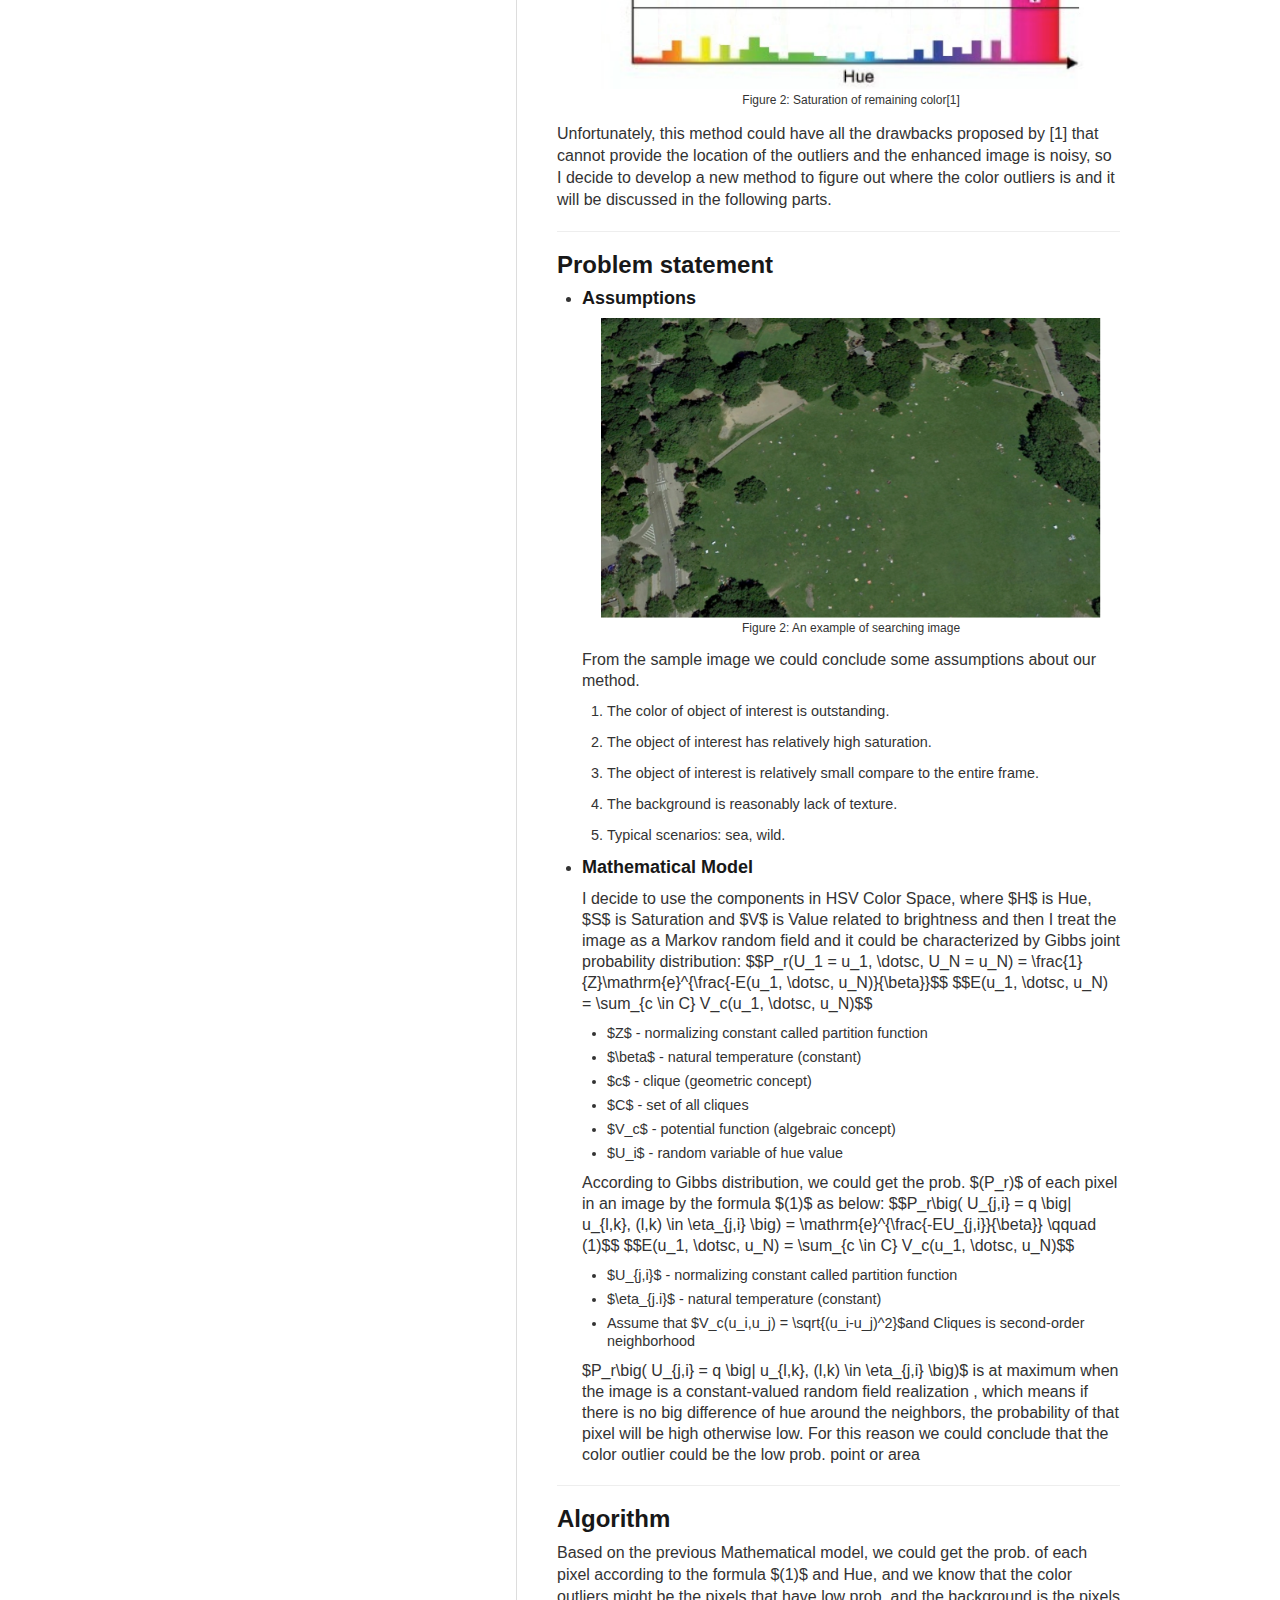
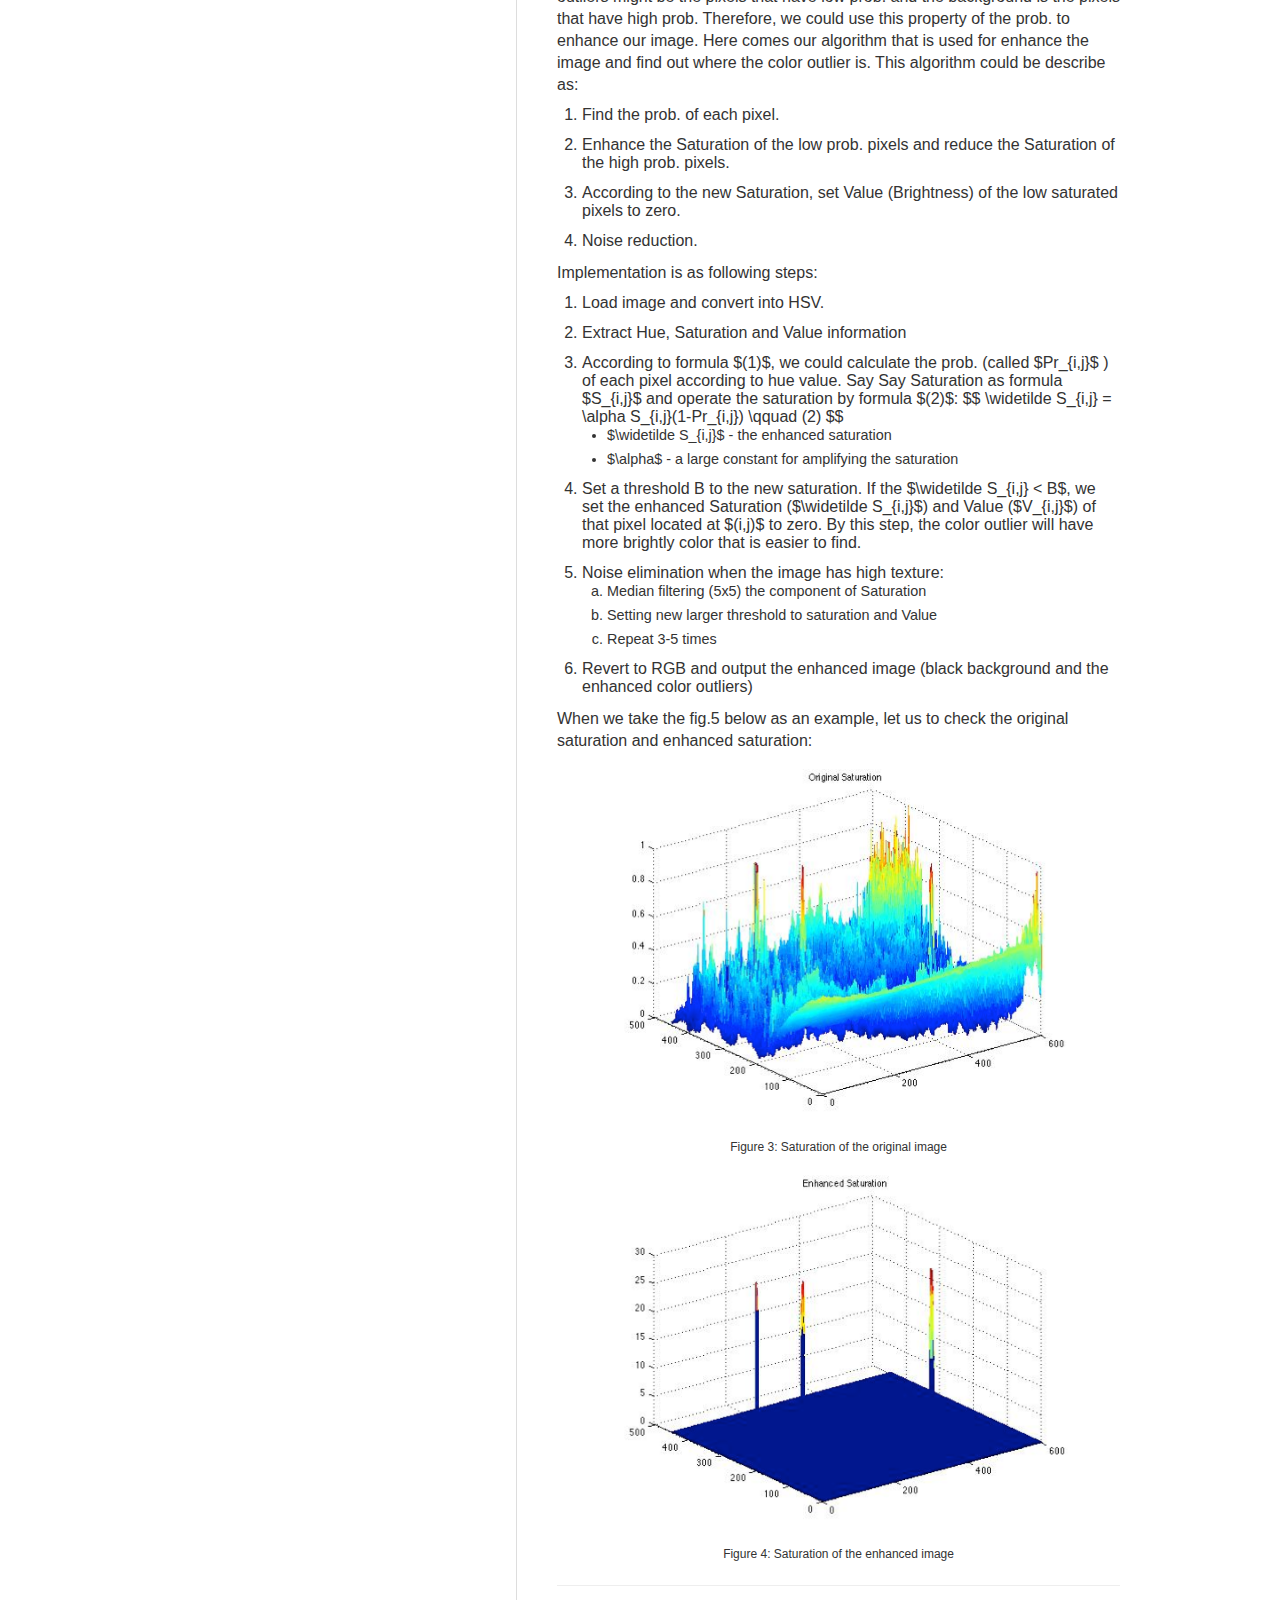
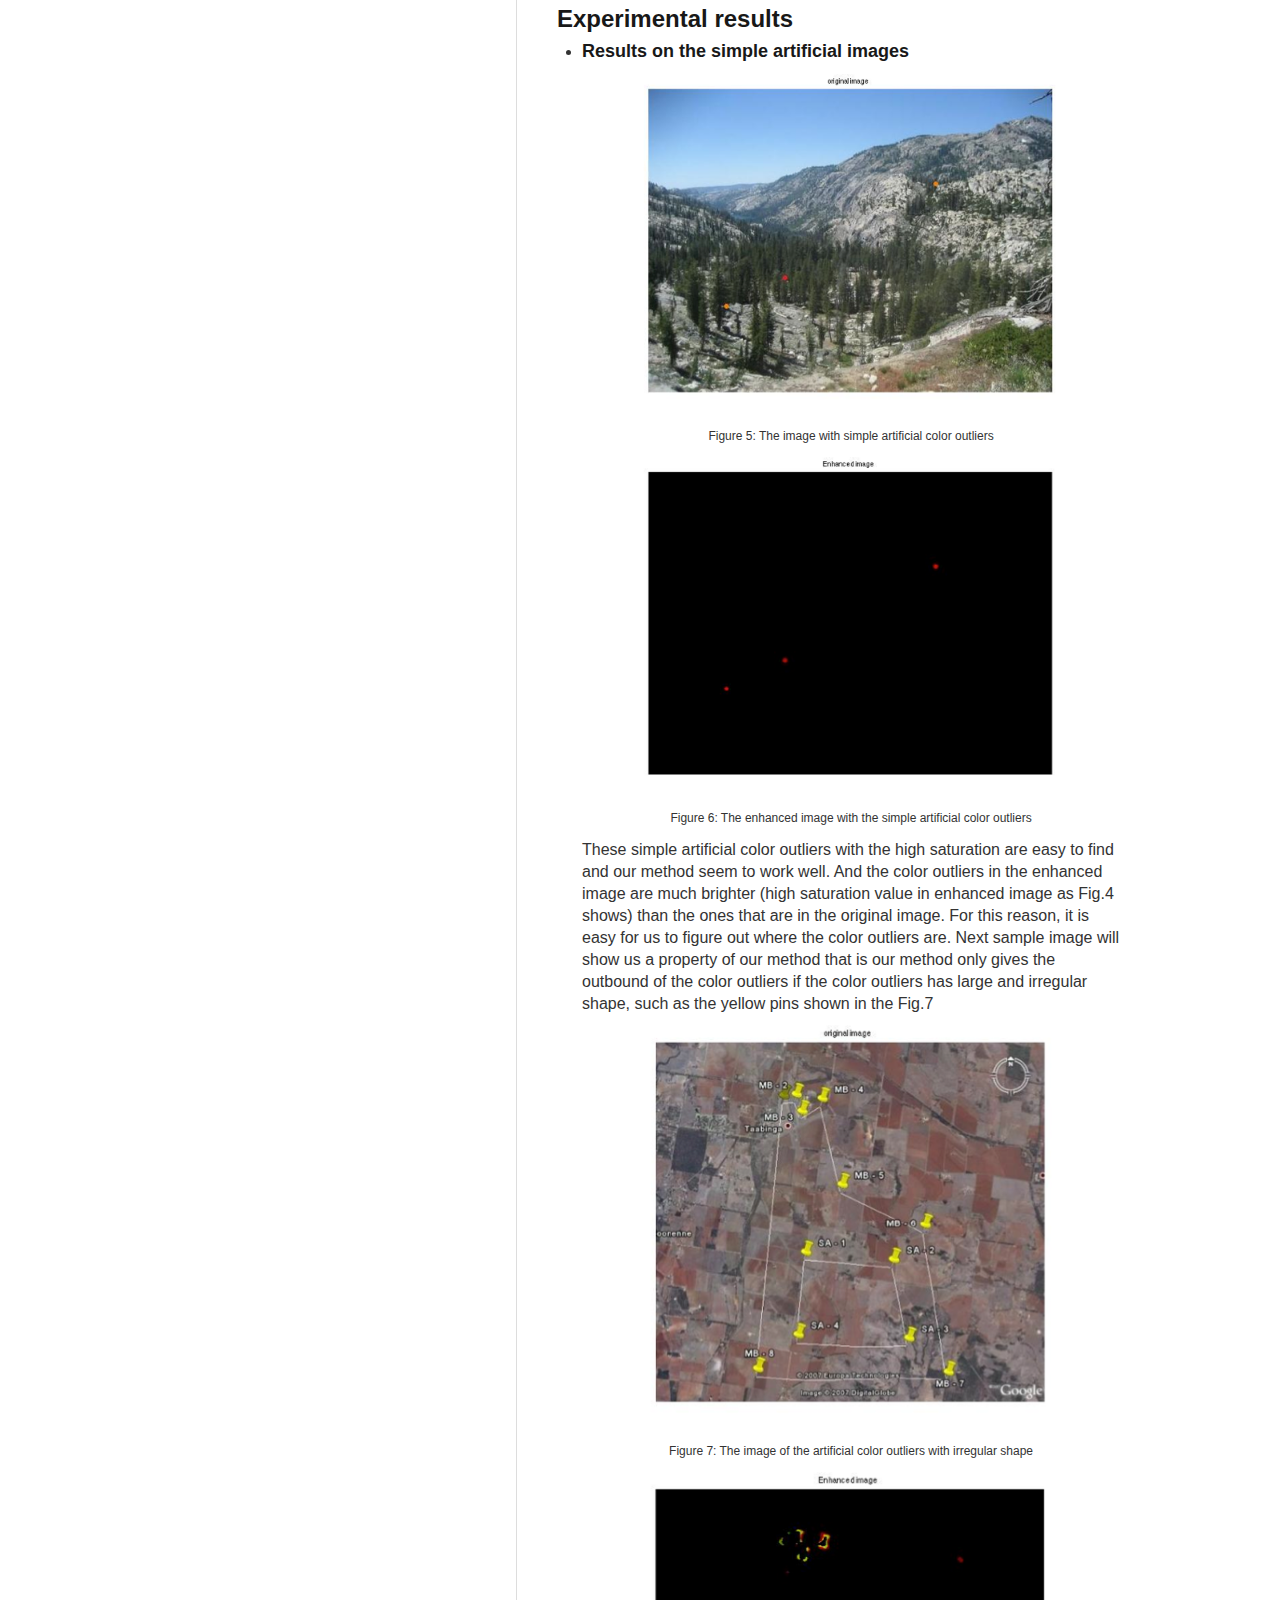
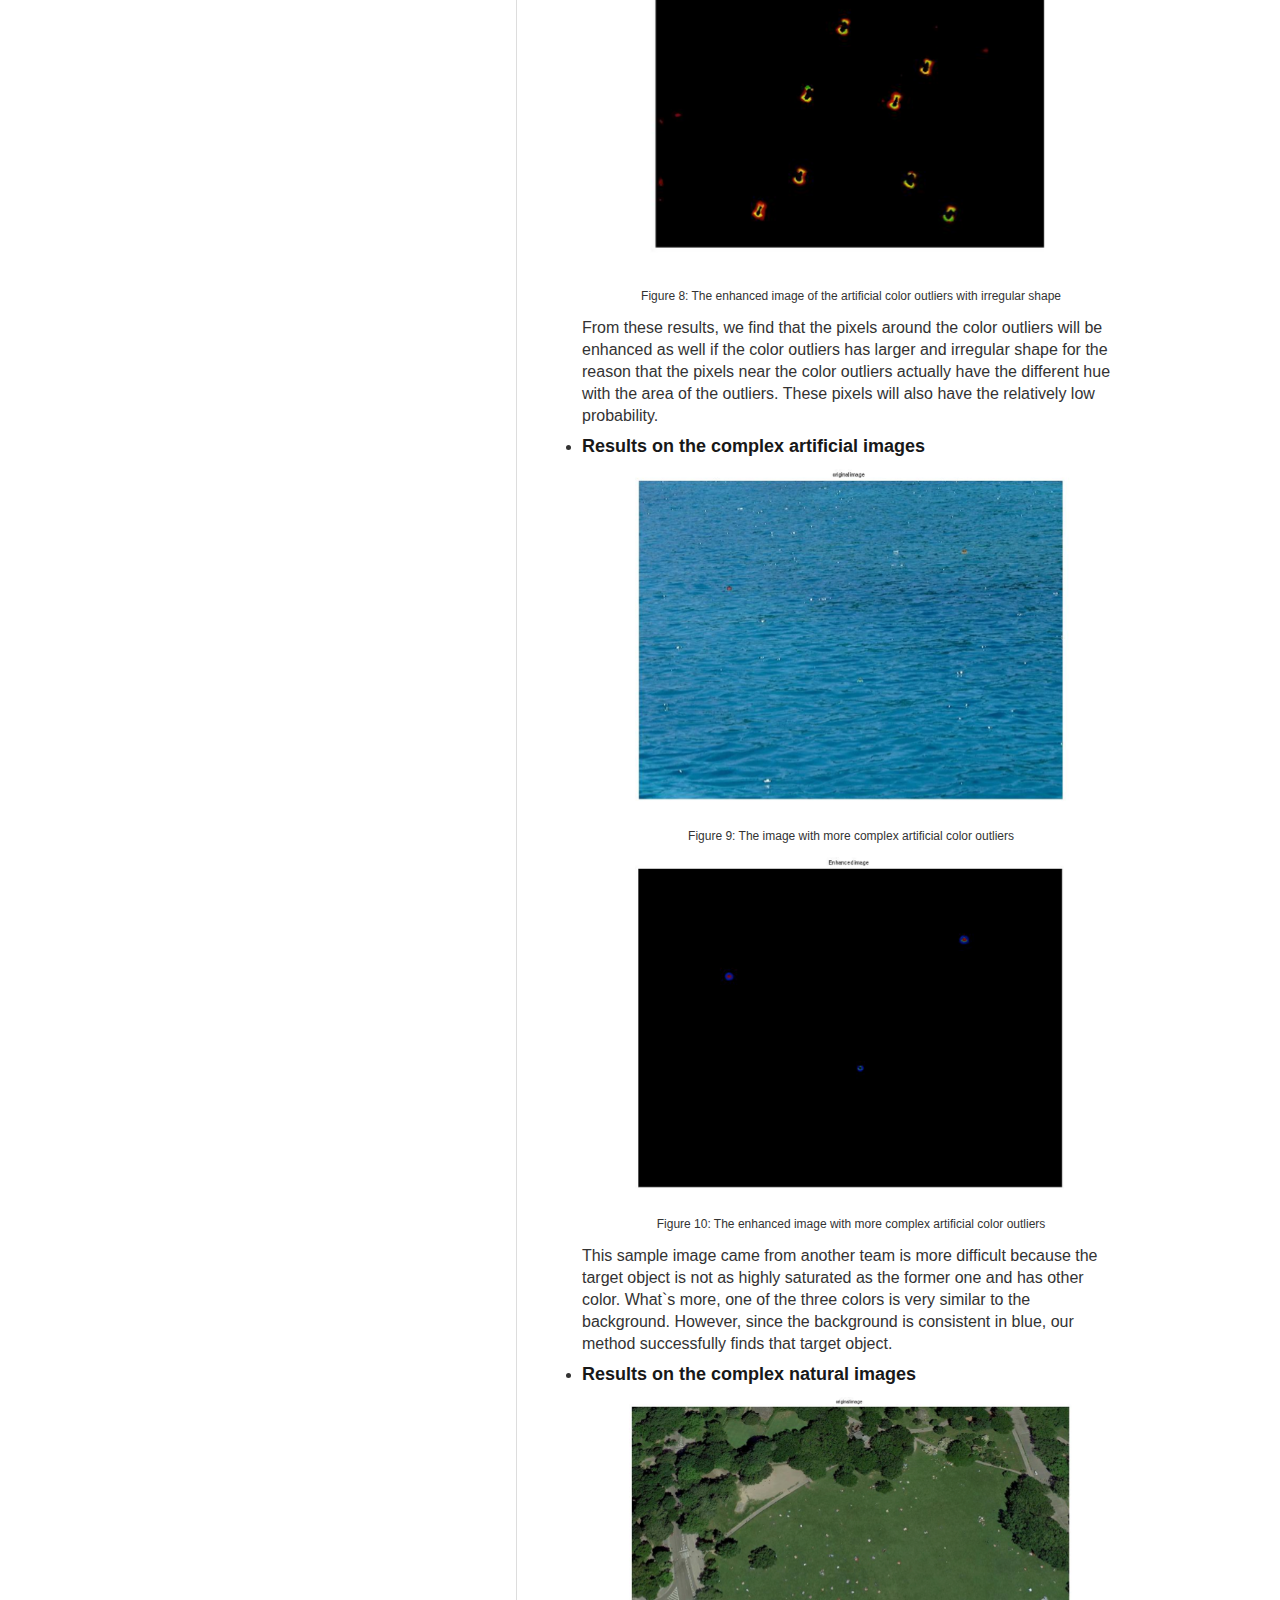
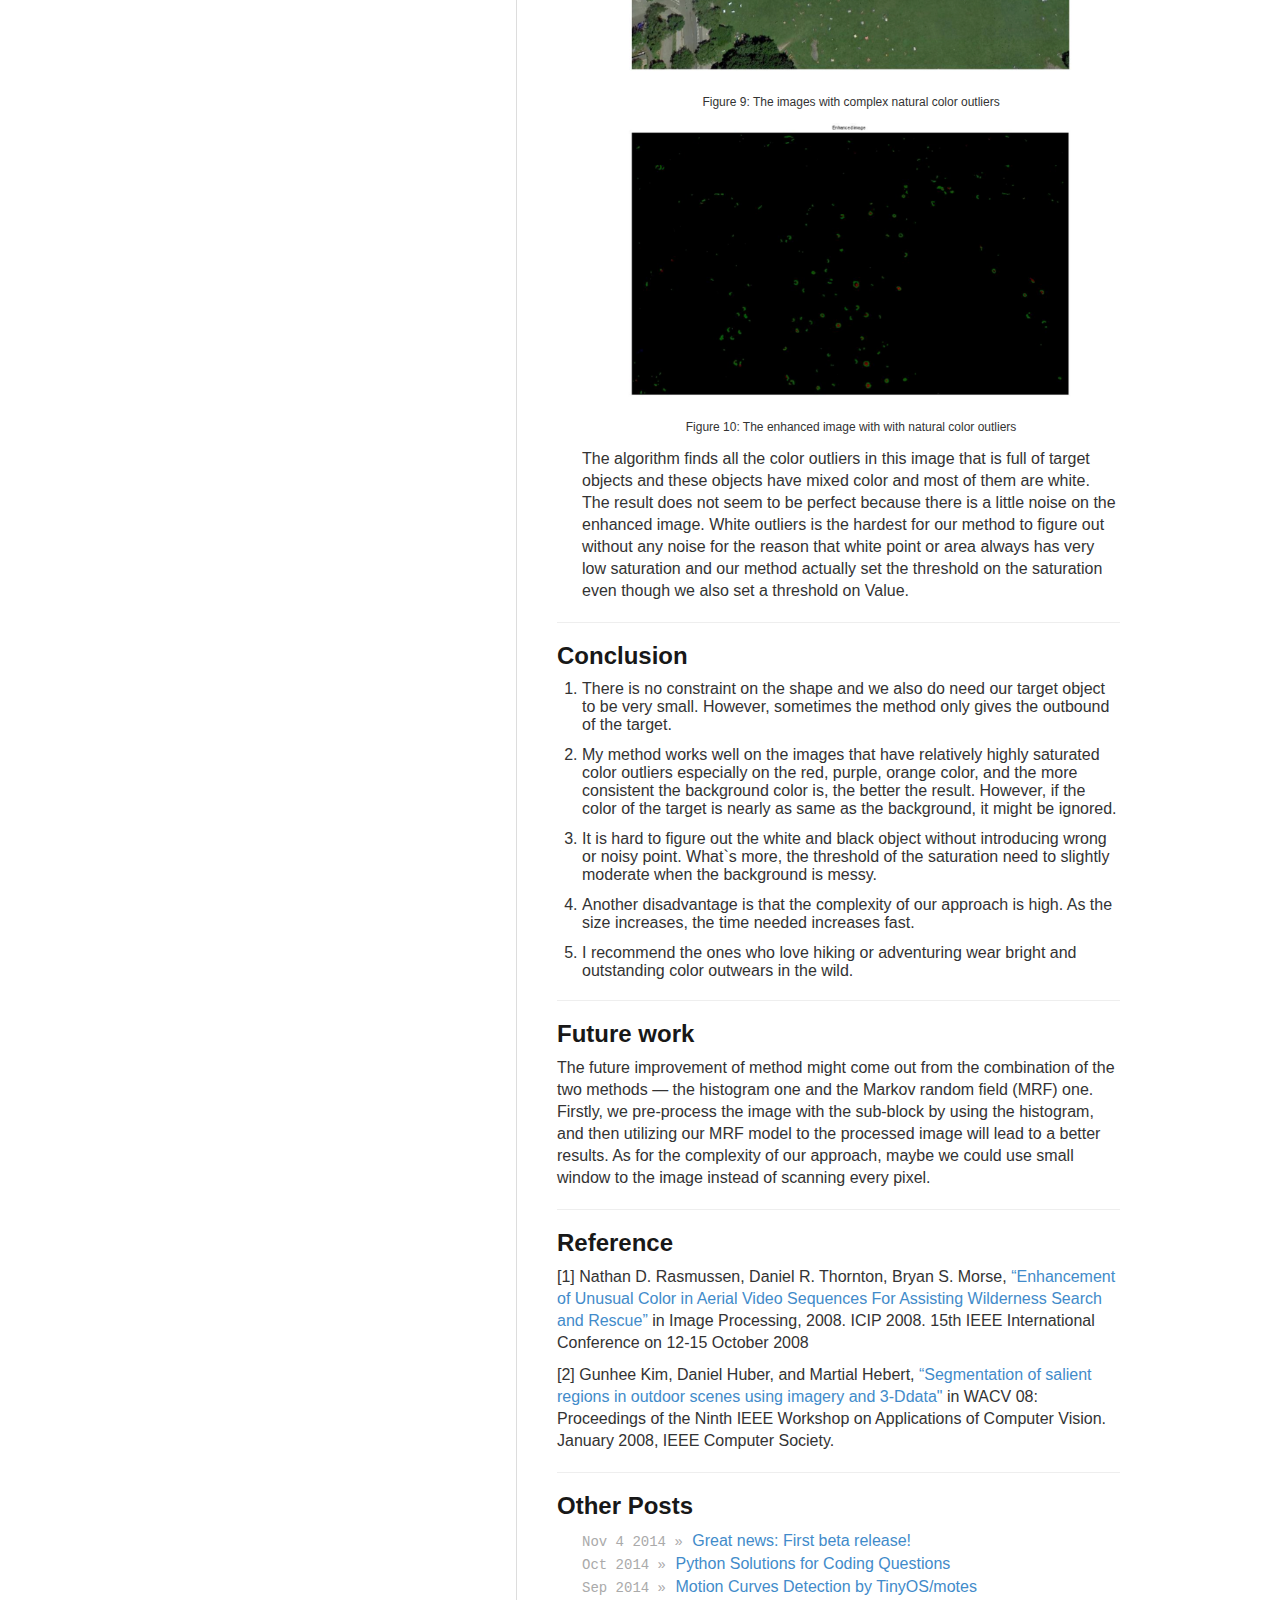
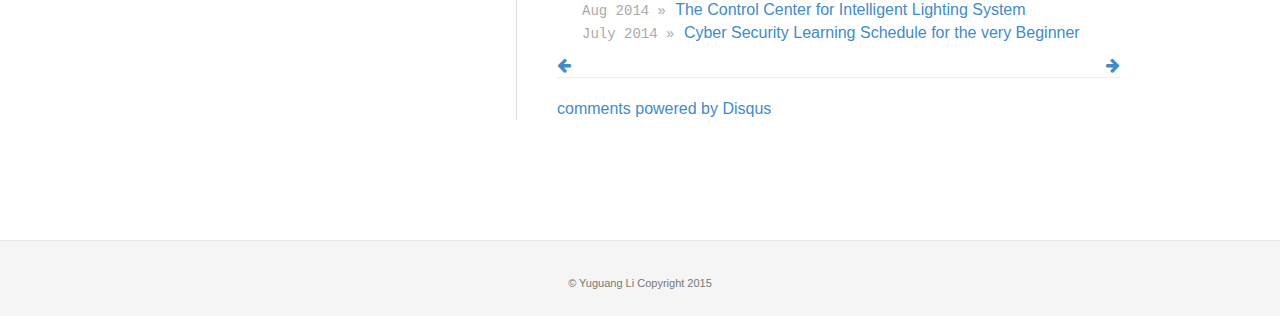
<file: personal/Yuguang_Li_website/blog/project_color_outlier_2014_9.html>
<!DOCTYPE html>
<html lang="en">
    <head><meta http-equiv="Content-Type" content="text/html; charset=UTF-8">
        <meta charset="utf-8">
        <meta name="viewport" content="width=device-width, initial-scale=1">
        <title>Yuguang Li's website</title>
        <meta name="author" content="Yuguang Li">
        <meta name="description" content="The blog of Yuguang Li">
        <link rel="canonical" href="blog/project_blog.html">
        <link rel="shortcut icon" href="../assets/img/shortcut.ico">
<!--         <link href="../assets/css/head.css" rel="stylesheet" type="text/css"> -->
        <link rel="stylesheet" href="../assets/css/all.css" type="text/css">
        <link rel="stylesheet" href="../assets/css/docs.css" type="text/css">
        <link rel="stylesheet" href="../assets/css/bootstrap.min.css" type="text/css">
        <link rel="stylesheet" href="../assets/css/bootstrap-responsive.css">
        <script type="text/javascript" async="" src="../assets/js/ga.js"></script>
        <script type="text/javascript" src="../assets/js/jquery-1.7.2.min.js"></script>
        <script type="text/javascript" src="../assets/js/d3.v3.min.js" charset="utf-8"></script>
        <script type="text/javascript" src="../assets/js/bootstrap.js"></script>
<!-- /*        <script type="text/javascript" async="" src="../assets/js/embed.js"></script>*/ -->
        <script type="text/x-mathjax-config">
    // <![CDATA[
        MathJax.Hub.Config({ 
            TeX: {extensions: ["AMSmath.js", "AMSsymbols.js"]},     
            extensions: ["tex2jax.js"],
            jax: ["input/TeX", "output/HTML-CSS"],
            showProcessingMessages : false,
            messageStyle : "none" ,    
            showMathMenu: false ,
            tex2jax: {
            processEnvironments: true,
            inlineMath: [ ['$','$'], ["\\(","\\)"] ],
            displayMath: [ ['$$','$$'], ["\\[","\\]"] ],
            preview : "none",
            processEscapes: true
        },
        "HTML-CSS": { linebreaks: { automatic:true, width: "latex-container"} }
    });
    // ]]>
        </script>
        <script type="text/javascript" src="https://cdn.mathjax.org/mathjax/latest/MathJax.js?config=TeX-AMS_HTML"></script>
    </head>

    <body>

        <div class="container-fluid">
            <div class="row-fluid">
                <div id="sidebar-affix" class="span2 bs-docs-sidebar sidebar  ">
                    <div class="Ill bs-docs-sidenav affix">


    <div class="row-fluid">
        <div class="span12">
            <a class="brand" href="../index.html"> <img src="../assets/img/bigq.png" id="logo" alt="yl_logo"> </a>
        </div>
    </div> 

  <h3><center><a href="../index.html">Yuguang Li</a><center></h3>
  <hr>
  <ul class="nav nav-list">
    <div class="Ilcome">
      <p>
    Hi!
    <br>
    I'm Yuguang Li and I like
    <br>
    {creation, maths, coding}
    <br>
    <br>
<!--     I'm a {Web developer, Researcher} -->
    I'm an {Engineer, Researcher}
    <br>
    and this is my <a target="_blank" title="Yuguang's resume" href="../assets/cv/cv_YuguangLi.pdf" onclick="_gaq.push([&#39;_trackEvent&#39;, sidebar&#39;, &#39;click&#39;, &#39;cv&#39;]);">Résumé</a>.
      </p>
    </div>
  </ul>

  <hr>
  
  <div class="row-fluid">
    <div class="span12" id="social">
      <div id="soocial">

<!--   <a target="_blank" title="Yuguang on google plus" id="Yuguang Li on google+" href="https://plus.google.com/u/0/117045592302952581557" onclick="_gaq.push([&#39;_trackEvent&#39;, &#39;social&#39;, &#39;click&#39;, googleplus&#39;]);">
    <i class="icon-google-plus-sign"></i>
  </a> -->

  
  <a target="_blank" title="Yuguang Li on Github" href="https://github.com/BigQNo2" onclick="_gaq.push([&#39;_trackEvent&#39;, &#39;social&#39;, &#39;click&#39;, github&#39;]);">
    <i class="icon-github-sign"></i>
  </a>
  
 <a target="_blank" title="Yuguang Li on Linkedin" href="https://www.linkedin.com/pub/yuguang-li/92/a28/130" onclick="_gaq.push([&#39;_trackEvent&#39;, &#39;social&#39;, &#39;click&#39;, linkedin&#39;]);">
    <i class="icon-linkedin-sign"></i>
  </a>
  
  <a target="_blank" title="leeygx@bu.edu email" href="mailto:leeygxz@gmail.com" onclick="_gaq.push([&#39;_trackEvent&#39;, &#39;social&#39;, &#39;click&#39;, email&#39;]);">
    <i class="icon-envelope-alt"></i>
  </a>
  
  <a target="_blank" title="Yuguang Li on google scholar" href="http://scholar.google.com/citations?user=PrEhNVQAAAAJ&hl=en" onclick="_gaq.push([&#39;_trackEvent&#39;, &#39;social&#39;, &#39;click&#39;, googlescholar&#39;]);">
    <i class="icon-graduation-cap"></i>
  </a>

</div>

    </div>
  </div>

</div>

</div>
<div class="span6 seven columns content bs-docs-container ">

<p class="meta">
  Sep 2014
  <a href="../index.html">
    <i class="home icon-home"></i>
  </a>
</p>
<h1 class="title">A Color Outliers Algorithm Based on the Markov Model</h1>

<div id="post">
<blockquote>
<p>In recent years, color outliers techniques become more and more popular to assist the wild search and rescue for the reason that the use of video material captured by unmanned aerial vehicle (UAV) or elevated-mount camera is becoming a common tool.</p>
</blockquote>

<hr>
<h3 id="Previous work">Previous work</h3>
<p>As my first attempt when I try to solve the color outliers problem, I come up with a similar method to the [1] using the histogram because the method proposed by [1] gives me a bright hint. In [1], the HSV color representation is really a good one that involves the variables (hue and saturation) I want to operate. What`s more, it offers me a simple but generative method using center-surround difference model in [2]—similar to the nearest neighbor rule.</p> 

<p>Considering all above, now that we know that the outliers is relatively concentrated small to the whole image, thinking as simply as possible, one way to find the outliers is to find the small ratio (occurrence) of the pixels of certain hue to the whole pixels and I then might find the possible area that includes the outliers:
</p>
<ol>
  <li>Convert the regular RGB image to HSV and quantize the values of hue to 360 or 180 quantized levels: 
  
  $$S= \left\{ s\middle| s=quantized \: level \right\}$$</li> 
  
  <li>Record the numbers of pixels that have the same quantized values of hue, named $N_i$ and calculate the ratio of the numbers to the whole numbers of pixels of this image using formula $(a)$:

    $$\frac {N_i}{\sum_{i \in S} N_i} \leq A \qquad(a) $$
  
  <ul>
<li>$A$ -certain threshold</li>
<li>$N_i$ -the number of pixels of certain quantized level in whole image</li>

  </ul>
  <p>When the ratio of certain color is no less than A, we could know that the color is common color. Next, we should reduce the saturation of the dominant color to enhance the outliers, but this procedure will make more noise points (small grey points), so we need to set a new threshold B of saturation to eliminate the noise pixels produced by this process and in the original image.</p>
  <img src="../assets/img/coloroutlier/hue.png" alt="The histogram of hue" width="500px">
  <P align="center" style="font-size:9pt">Figure 1: The histogram of hue[1]</p>

  </li>

  <li>
    Intuitively, if we apply this method to whole image, we will choose some unwanted colors that also have the same low occurrence as the outlier but not concentrate in one area. A way to solve this drawback is to divide the whole image to a set of sub-images: 

    $$M=\left\{m\middle| m=number \: of \: subimages \right\}$$
    
    and record the numbers of pixels of certain hue that have low occurrence in one sub-image. Then, apply to formula $(b)$:

    $$\frac {N_j}{\sum_{j \in M} N_j} \geq C \qquad(b) $$
   
   <ul>
<li>$C$ -certain threshold</li>
<li>$N_j$ -the number of pixels of certain quantized level in one sub-image</li>
  </ul>
  <p>When the ratio of certain color is no more than C, we might know that this color is not concentrated in a small area, which could be identified as the unwanted color.</p>
    <img src="../assets/img/coloroutlier/otherhue.png" alt="Saturation of remaining color" width="500px">
   <P align="center" style="font-size:9pt">Figure 2: Saturation of remaining color[1]</p>

  </li>
</ol>

<p>Unfortunately, this method could have all the drawbacks proposed by [1] that cannot provide the location of the outliers and the enhanced image is noisy, so I decide to develop a new method to figure out where the color outliers is and it will be discussed in the following parts.</p>

<hr>

<h3 id="Problem statement">Problem statement</h3>
<ul>

<li><h4>Assumptions</h4>
<img src="../assets/img/coloroutlier/simple.png" alt="An example of searching image" width="500px">
<P align="center" style="font-size:9pt">Figure 2: An example of searching image</p>
<p>From the sample image we could conclude some assumptions about our method.</p>
<ol>

  <li><p>The color of object of interest is outstanding.</p></li>
  <li><p>The object of interest has relatively high saturation.</p></li>
  <li><p>The object of interest is relatively small compare to the entire frame.</p></li>
  <li><p>The background is reasonably lack of texture.</p></li>
  <li><p>Typical scenarios: sea, wild.</p></li>
</ol>
</li>
<li>
<h4>Mathematical Model</h4>
<p>I decide to use the components in HSV Color Space, where $H$ is Hue, $S$ is Saturation and $V$ is Value related to brightness and then I treat the image as a Markov random field and it could be characterized by Gibbs joint probability distribution:
  $$P_r(U_1 = u_1, \dotsc, U_N = u_N) = \frac{1}{Z}\mathrm{e}^{\frac{-E(u_1, \dotsc, u_N)}{\beta}}$$
  $$E(u_1, \dotsc, u_N) = \sum_{c \in C} V_c(u_1, \dotsc, u_N)$$
</p>
<ul>
  <li>$Z$ - normalizing constant called partition function</li>
  <li>$\beta$ - natural temperature (constant)</li>
  <li>$c$ - clique (geometric concept)</li>
  <li>$C$ - set of all cliques</li>
  <li>$V_c$ - potential function (algebraic concept)</li>
   <li>$U_i$ - random variable of hue value</li>
  </ul>
<p>According to Gibbs distribution, we could get the prob. $(P_r)$ of each pixel in an image by the formula $(1)$ as below:

$$P_r\big( U_{j,i} = q \big| u_{l,k}, (l,k) \in \eta_{j,i} \big) = \mathrm{e}^{\frac{-EU_{j,i}}{\beta}} \qquad (1)$$
$$E(u_1, \dotsc, u_N) = \sum_{c \in C} V_c(u_1, \dotsc, u_N)$$

</p>

<ul>
  <li>$U_{j,i}$ - normalizing constant called partition function</li>
  <li>$\eta_{j.i}$ - natural temperature (constant)</li>
  <li>Assume that $V_c(u_i,u_j) = \sqrt{(u_i-u_j)^2}$and Cliques is second-order neighborhood</li>
</ul>
<p>$P_r\big( U_{j,i} = q \big| u_{l,k}, (l,k) \in \eta_{j,i} \big)$ is at maximum when the image is a constant-valued random field realization , which means if there is no big difference of hue around the neighbors, the probability of that pixel will be high otherwise low. For this reason we could conclude that the color outlier could be the low prob. point or area</p>

</ul>
<hr>

<h3 id="Algorithm">Algorithm</h3>
<p>Based on the previous Mathematical model, we could get the prob. of each pixel according to the formula $(1)$ and Hue, and we know that the color outliers might be the pixels that have low prob. and the background is the pixels that have high prob. Therefore, we could use this property of the prob. to enhance our image. Here comes our algorithm that is used for enhance the image and find out where the color outlier is. This algorithm could be describe as:</p>
<ol>
<li>Find the prob. of each pixel.</li>
<li>Enhance the Saturation of the low prob. pixels and reduce the Saturation of the high prob. pixels.</li>
<li>According to the new Saturation, set Value (Brightness) of the low saturated pixels to zero.</li>
<li>Noise reduction.</li>
</ol>
<p>Implementation is as following steps:</p>

<ol>
<li>Load image and convert into HSV.</li>
<li>Extract Hue, Saturation and Value information</li>
<li>According to formula $(1)$, we could calculate the prob. (called $Pr_{i,j}$ ) of each pixel according to hue value. Say Say Saturation as formula $S_{i,j}$ and operate the saturation by formula $(2)$:

$$ \widetilde S_{i,j} = \alpha S_{i,j}(1-Pr_{i,j}) \qquad (2)  $$

<ul>
  <li>$\widetilde S_{i,j}$ - the enhanced saturation</li>
  <li>$\alpha$ - a large constant for amplifying the saturation</li>
</ul>
</li>

<li>Set a threshold B to the new saturation. If the $\widetilde S_{i,j} < B$, we set the enhanced Saturation ($\widetilde S_{i,j}$) and Value ($V_{i,j}$) of that pixel located at $(i,j)$ to zero. By this step, the color outlier will have more brightly color that is easier to find.</li>

<li>
Noise elimination when the image has high texture:
<ol>
  <li type="a">Median filtering (5x5) the component of Saturation</li>
  <li type="a">Setting new larger threshold to saturation and Value</li>
  <li type="a">Repeat 3-5 times</li>
  </ol>
</li>

<li>Revert to RGB and output the enhanced image (black background and the enhanced color outliers)</li>

</ol>

<p>When we take the fig.5 below as an example, let us to check the original saturation and enhanced saturation:</p>
<img src="../assets/img/coloroutlier/original.png" alt="Saturation of the original image" width="500px">
<P align="center" style="font-size:9pt">Figure 3: Saturation of the original image</p>
  <img src="../assets/img/coloroutlier/enhanced.png" alt="Saturation of the enhanced image" width="500px">
<P align="center" style="font-size:9pt">Figure 4: Saturation of the enhanced image</p>
<hr>

<h3 id="Experimental results">Experimental results</h3>
<ul>

<li><h4>Results on the simple artificial images</h4></li>
<img src="../assets/img/coloroutlier/figure5.png" alt="The image with simple artificial color outlier" width="500px">
<P align="center" style="font-size:9pt">Figure 5: The image with simple artificial color outliers</p>

<img src="../assets/img/coloroutlier/figure6.png" alt="The enhanced image with the simple artificial color outlier" width="500px">
<P align="center" style="font-size:9pt">Figure 6: The enhanced image with the simple artificial color outliers</p>

<p>These simple artificial color outliers with the high saturation are easy to find and our method seem to work well. And the color outliers in the enhanced image are much brighter (high saturation value in enhanced image as Fig.4 shows) than the ones that are in the original image. For this reason, it is easy for us to figure out where the color outliers are. Next sample image will show us a property of our method that is our method only gives the outbound of the color outliers if the color outliers has large and irregular shape, such as the yellow pins shown in the Fig.7</p>

<img src="../assets/img/coloroutlier/figure7.png" alt="The image of the artificial color outlier with irregular shape" width="500px">
<P align="center" style="font-size:9pt">Figure 7: The image of the artificial color outliers with irregular shape</p>

<img src="../assets/img/coloroutlier/figure8.png" alt="The enhanced image of the artificial color outlier with irregular shape" width="500px">
<P align="center" style="font-size:9pt">Figure 8: The enhanced image of the artificial color outliers with irregular shape</p>

<p>From these results, we find that the pixels around the color outliers will be enhanced as well if the color outliers has larger and irregular shape for the reason that the pixels near the color outliers actually have the different hue with the area of the outliers. These pixels will also have the relatively low probability.</p>

<li><h4>Results on the complex artificial images</h4></li>
<img src="../assets/img/coloroutlier/figure9.png" alt="The image with more complex artificial color outlier" width="500px">
<P align="center" style="font-size:9pt">Figure 9: The image with more complex artificial color outliers</p>

<img src="../assets/img/coloroutlier/figure10.png" alt="The enhanced image with more complex artificial color outlier" width="500px">
<P align="center" style="font-size:9pt">Figure 10: The enhanced image with more complex artificial color outliers</p>

  <p>This sample image came from another team is more difficult because the target object is not as highly saturated as the former one and has other color. What`s more, one of the three colors is very similar to the background. However, since the background is consistent in blue, our method successfully finds that target object.</p>

<li><h4>Results on the complex natural images</h4></li>
<img src="../assets/img/coloroutlier/figure13.png" alt="The images with complex natural color outlier" width="500px">
<P align="center" style="font-size:9pt">Figure 9: The images with complex natural color outliers</p>

<img src="../assets/img/coloroutlier/figure14.png" alt="The enhanced image with natural color outlier" width="500px">
<P align="center" style="font-size:9pt">Figure 10: The enhanced image with with natural color outliers</p>

<p>The algorithm finds all the color outliers in this image that is full of target objects and these objects have mixed color and most of them are white. The result does not seem to be perfect because there is a little noise on the enhanced image. White outliers is the hardest for our method to figure out without any noise for the reason that white point or area always has very low saturation and our method actually set the threshold on the saturation even though we also set a threshold on Value.</p>
</ul>
 <hr>

<h3 id="Conclusion">Conclusion</h3>
<ol>

<li>There is no constraint on the shape and we also do need our target object to be very small. However, sometimes the method only gives the outbound of the target.
</li>

<li>My method works well on the images that have relatively highly saturated color outliers especially on the red, purple, orange color, and the more consistent the background color is, the better the result. However, if the color of the target is nearly as same as the background, it might be ignored.
</li>

<li>It is hard to figure out the white and black object without introducing wrong or noisy point. What`s more, the threshold of the saturation need to slightly moderate when the background is messy.
</li>

<li>Another disadvantage is that the complexity of our approach is high. As the size increases, the time needed increases fast.
</li>

<li>I recommend the ones who love hiking or adventuring wear bright and outstanding color outwears in the wild.
</li>

</ol>
<hr>
<h3 id="Future work">Future work</h3>
<p>
The future improvement of method might come out from the combination of the two methods — the histogram one and the Markov random field (MRF) one. Firstly, we pre-process the image with the sub-block by using the histogram, and then utilizing our MRF model to the processed image will lead to a better results. As for the complexity of our approach, maybe we could use small window to the image instead of scanning every pixel.
</p>

 <hr>

<h3 id="Reference">Reference</h3>
<p>[1] Nathan D. Rasmussen, Daniel R. Thornton, Bryan S. Morse, <a href="http://ieeexplore.ieee.org/xpl/login.jsp?tp=&arnumber=4712015&url=http%3A%2F%2Fieeexplore.ieee.org%2Fiel5%2F4667700%2F4711669%2F04712015.pdf%3Farnumber%3D4712015">“Enhancement of Unusual Color in Aerial Video Sequences For Assisting Wilderness Search and Rescue”</a> in Image Processing, 2008. ICIP 2008. 15th IEEE International Conference on 12-15 October 2008</p>

<p>[2] Gunhee Kim, Daniel Huber, and Martial Hebert, <a href="http://ieeexplore.ieee.org/xpl/login.jsp?tp=&arnumber=4544014&url=http%3A%2F%2Fieeexplore.ieee.org%2Fxpls%2Fabs_all.jsp%3Farnumber%3D4544014">“Segmentation of salient regions in outdoor scenes using imagery and 3-Ddata" </a> in WACV 08: Proceedings of the Ninth IEEE Workshop on Applications of Computer Vision. January 2008, IEEE Computer Society.</p>


</div>
<hr>
<div id="other">
  <h3>Other Posts</h3>
  <ul class="posts">
        <li>
      <span>Nov 4 2014 »</span><a href="../blog/first_beta_release.html"> Great news: First beta release!</a>
    </li>

<!--     <li>
      <span>Oct 2014 »</span><a href="../blog/Build_Website_by_AWS_and_Nginx_2014_9.html"> How to Build Your Own Website by AWS and Nginx</a>
    </li> -->

   <li>
      <span>Oct 2014 »</span><a href="../blog/Python_version_coding_interview_questions.html"> Python Solutions for Coding Questions</a>
    </li>

    <li>
      <span>Sep 2014 »</span><a href="../blog/Applications_of_Accelerometer_Network_2014_9.html"> Motion Curves Detection by TinyOS/motes</a>
    </li>

    <li>
      <span>Aug 2014 »</span> <a href="../blog/project_cyber_service_for_smartlighting.html"> The Control Center for Intelligent Lighting System</a>
    </li>

    <li>
      <span>July 2014 »</span> <a href="../blog/project_Lab_Curriculum_for_Computer_Cyber_Security.html">Cyber Security Learning Schedule for the very Beginner</a>
    </li>



    
  </ul>
</div>


  <div style="float: none">
   <div style="float: left"> <a href="../blog/project_cyber_service_for_smartlighting.html">
    <i class="icon-arrow-left"></i></a></div>

   <div style="float: right"> <a href="../blog/Applications_of_Accelerometer_Network_2014_9.html">
    <i class="icon-arrow-right"></i></a></div>
  </div>

<hr>

<div id="disqus_thread"></div>

    <script type="text/javascript">
        /* * * CONFIGURATION VARIABLES: EDIT BEFORE PASTING INTO YOUR WEBPAGE * * */
        var disqus_shortname = 'yuguanglicom'; // required: replace example with your forum shortname

        /* * * DON'T EDIT BELOW THIS LINE * * */
        (function() {
            var dsq = document.createElement('script'); dsq.type = 'text/javascript'; dsq.async = true;
            dsq.src = '//' + disqus_shortname + '.disqus.com/embed.js';
            (document.getElementsByTagName('head')[0] || document.getElementsByTagName('body')[0]).appendChild(dsq);
        })();
    </script>

    <noscript>Please enable JavaScript to view the <a href="http://disqus.com/?ref_noscript">comments powered by Disqus.</a></noscript>
    <a href="http://disqus.com" class="dsq-brlink">comments powered by <span class="logo-disqus">Disqus</span></a>

</div>




				</div>
			</div>
		</div>
 

		<div class="footer ">
			<div class="disclaimer">
  

  <p>
    © Yuguang Li Copyright 2015
  </p>
</div>

		</div>
		
<script type="text/javascript">

  var _gaq = _gaq || [];
  _gaq.push(['_setAccount', 'UA-45763537-1']);
  _gaq.push(['_trackPageview']);

  (function() {
    var ga = document.createElement('script'); ga.type = 'text/javascript'; ga.async = true;
    ga.src = ('https:' == document.location.protocol ? 'https://ssl' : 'http://www') + '.google-analytics.com/ga.js';
    var s = document.getElementsByTagName('script')[0]; s.parentNode.insertBefore(ga, s);
  })();

</script>



</body></html>
</file>
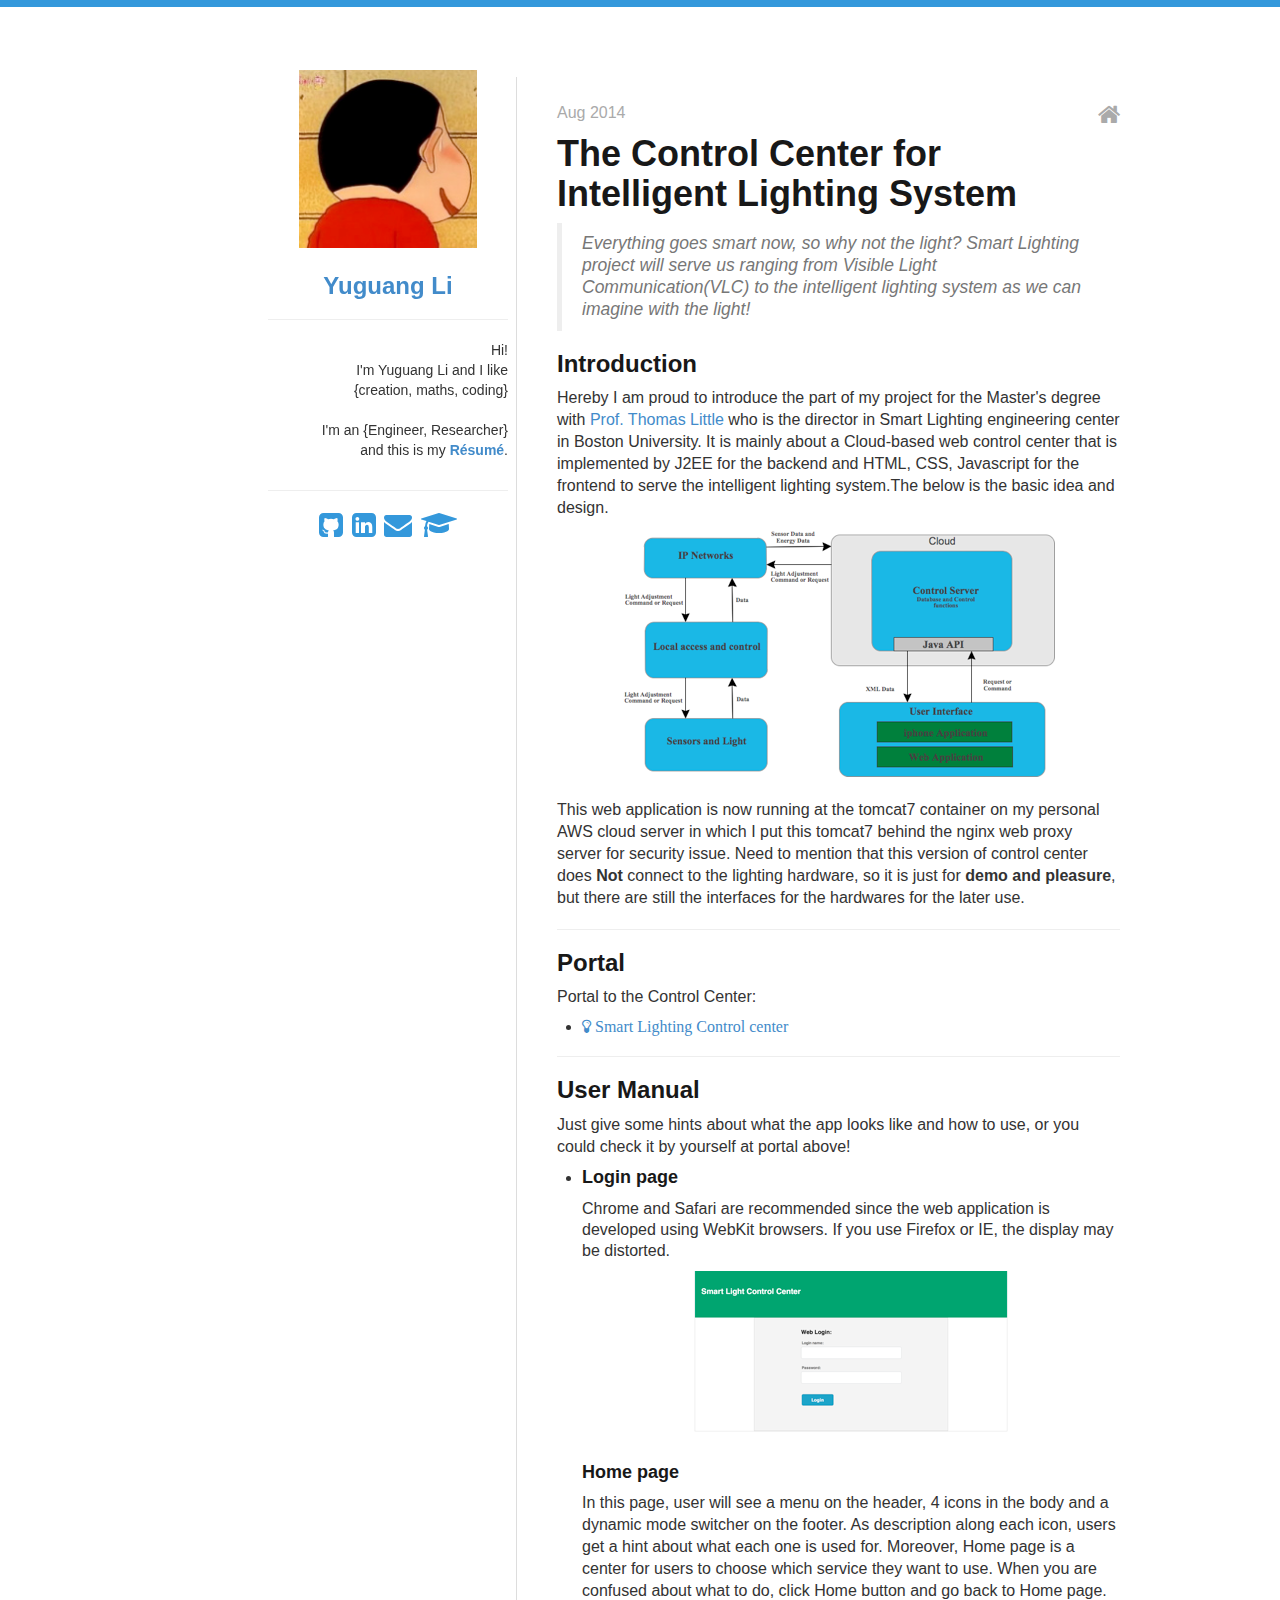
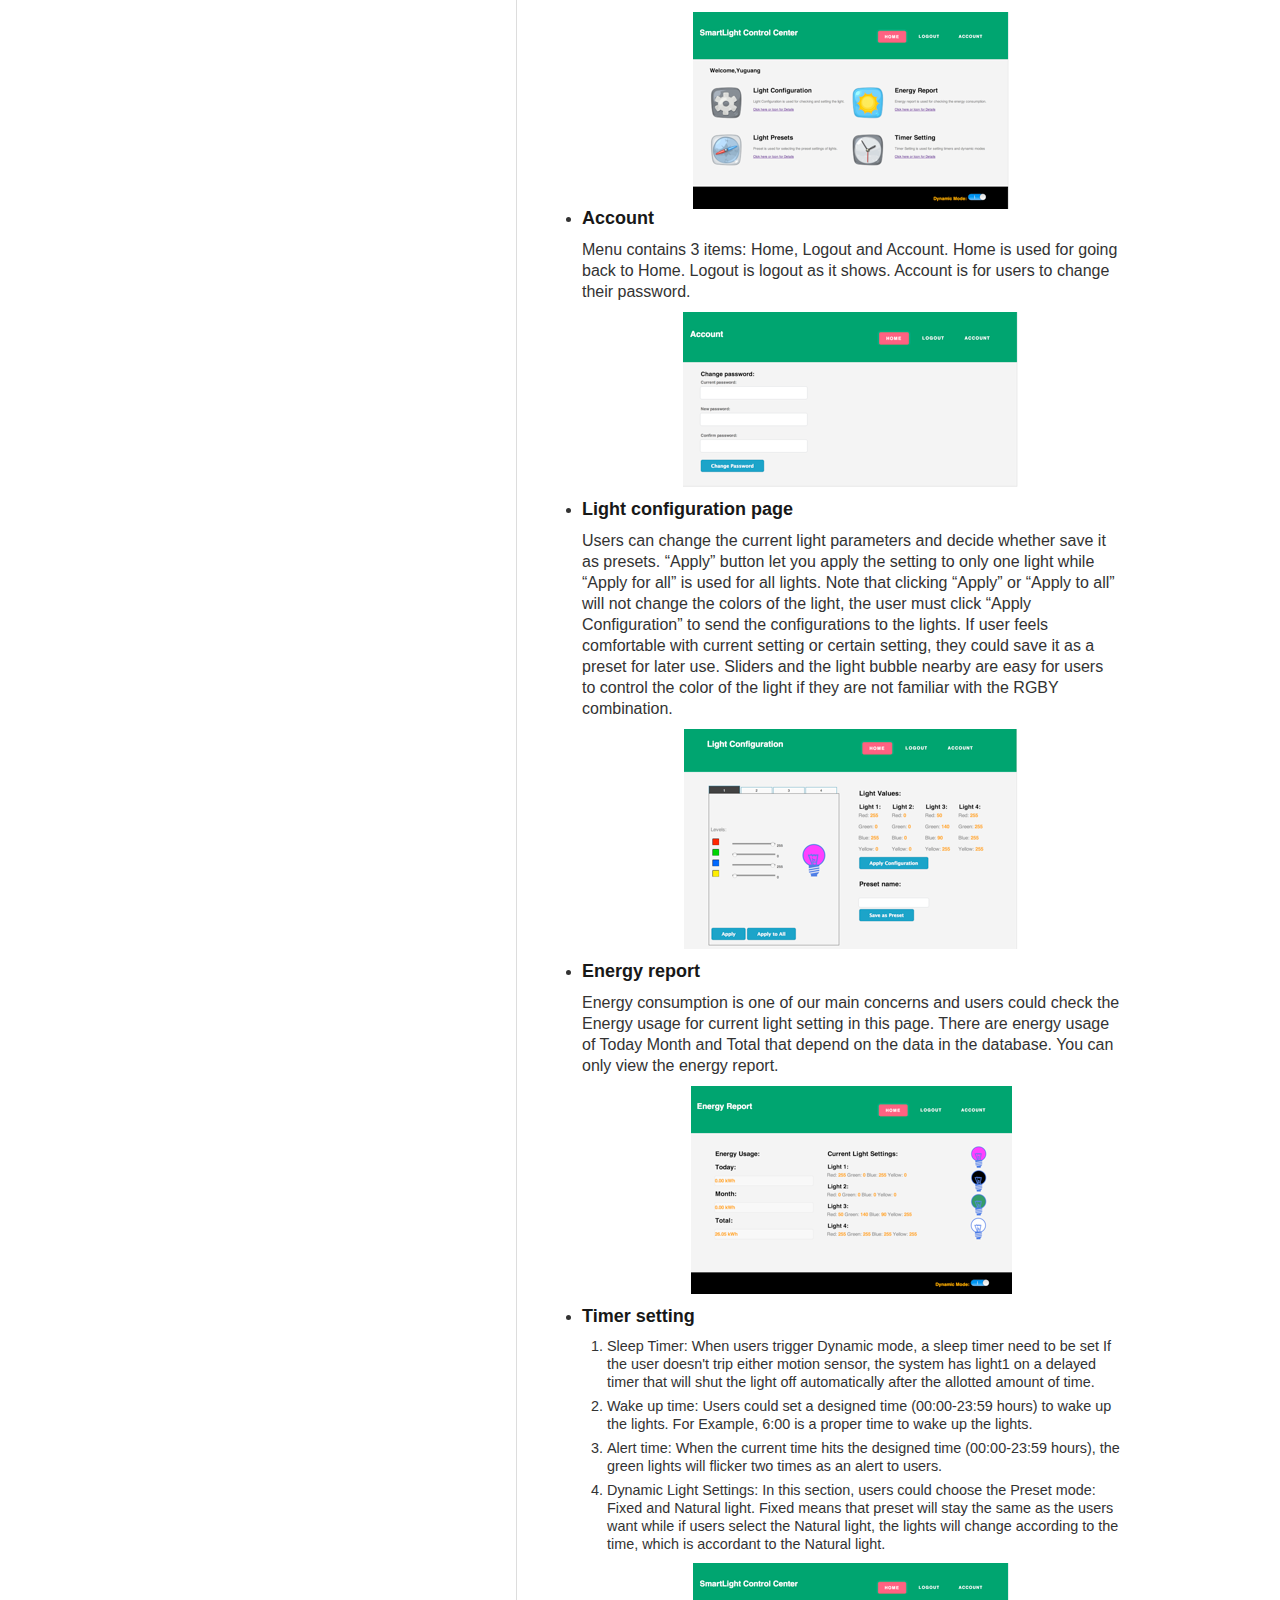
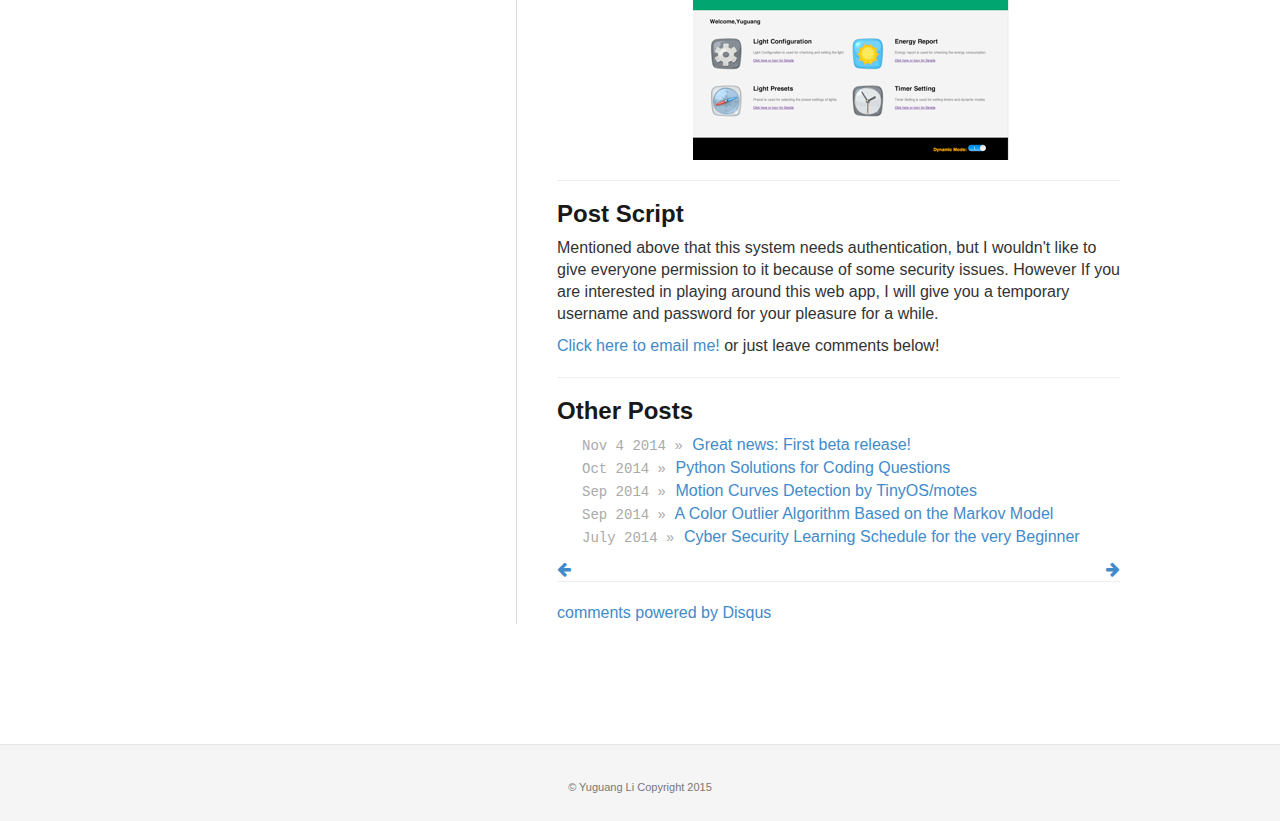
<file: personal/Yuguang_Li_website/blog/project_cyber_service_for_smartlighting.html>
<!DOCTYPE html>
<html lang="en">
    <head><meta http-equiv="Content-Type" content="text/html; charset=UTF-8">
        <meta charset="utf-8">
        <meta name="viewport" content="width=device-width, initial-scale=1">
        <title>Yuguang Li's website</title>
        <meta name="author" content="Yuguang Li">
        <meta name="description" content="The blog of Yuguang Li">
        <link rel="canonical" href="blog/project_blog.html">
        <link rel="shortcut icon" href="../assets/img/shortcut.ico">
<!--         <link href="../assets/css/head.css" rel="stylesheet" type="text/css"> -->
        <link rel="stylesheet" href="../assets/css/all.css" type="text/css">
        <link rel="stylesheet" href="../assets/css/docs.css" type="text/css">
        <link rel="stylesheet" href="../assets/css/bootstrap.min.css" type="text/css">
        <link rel="stylesheet" href="../assets/css/bootstrap-responsive.css">
        <script type="text/javascript" async="" src="../assets/js/ga.js"></script>
        <script type="text/javascript" src="../assets/js/jquery-1.7.2.min.js"></script>
        <script type="text/javascript" src="../assets/js/d3.v3.min.js" charset="utf-8"></script>
        <script type="text/javascript" src="../assets/js/bootstrap.js"></script>
<!-- /*        <script type="text/javascript" async="" src="../assets/js/embed.js"></script>*/ -->
    </head>

    <body>

        <div class="container-fluid">
            <div class="row-fluid">
                <div id="sidebar-affix" class="span2 bs-docs-sidebar sidebar  ">
                    <div class="well bs-docs-sidenav affix">


    <div class="row-fluid">
        <div class="span12">
            <a class="brand" href="../index.html"> <img src="../assets/img/bigq.png" id="logo" alt="yl_logo"> </a>
        </div>
    </div> 

  <h3><center><a href="../index.html">Yuguang Li</a><center></h3>
  <hr>
  <ul class="nav nav-list">
    <div class="welcome">
      <p>
    Hi!
    <br>
    I'm Yuguang Li and I like
    <br>
    {creation, maths, coding}
    <br>
    <br>
<!--     I'm a {Web developer, Researcher} -->
    I'm an {Engineer, Researcher}
    <br>
    and this is my <a target="_blank" title="Yuguang's resume" href="../assets/cv/cv_YuguangLi.pdf" onclick="_gaq.push([&#39;_trackEvent&#39;, sidebar&#39;, &#39;click&#39;, &#39;cv&#39;]);">Résumé</a>.
      </p>
    </div>
  </ul>

  <hr>
  
  <div class="row-fluid">
    <div class="span12" id="social">
      <div id="soocial">

<!--   <a target="_blank" title="Yuguang on google plus" id="Yuguang Li on google+" href="https://plus.google.com/u/0/117045592302952581557" onclick="_gaq.push([&#39;_trackEvent&#39;, &#39;social&#39;, &#39;click&#39;, googleplus&#39;]);">
    <i class="icon-google-plus-sign"></i>
  </a> -->

  
  <a target="_blank" title="Yuguang Li on Github" href="https://github.com/BigQNo2" onclick="_gaq.push([&#39;_trackEvent&#39;, &#39;social&#39;, &#39;click&#39;, github&#39;]);">
    <i class="icon-github-sign"></i>
  </a>
  
 <a target="_blank" title="Yuguang Li on Linkedin" href="https://www.linkedin.com/pub/yuguang-li/92/a28/130" onclick="_gaq.push([&#39;_trackEvent&#39;, &#39;social&#39;, &#39;click&#39;, linkedin&#39;]);">
    <i class="icon-linkedin-sign"></i>
  </a>
  
  <a target="_blank" title="leeygx@bu.edu email" href="mailto:leeygxz@gmail.com" onclick="_gaq.push([&#39;_trackEvent&#39;, &#39;social&#39;, &#39;click&#39;, email&#39;]);">
    <i class="icon-envelope-alt"></i>
  </a>
  
  <a target="_blank" title="Yuguang Li on google scholar" href="http://scholar.google.com/citations?user=PrEhNVQAAAAJ&hl=en" onclick="_gaq.push([&#39;_trackEvent&#39;, &#39;social&#39;, &#39;click&#39;, googlescholar&#39;]);">
    <i class="icon-graduation-cap"></i>
  </a>

</div>

    </div>
  </div>

</div>

</div>

<div class="span6 seven columns content bs-docs-container ">

<p class="meta">
  Aug 2014
  <a href="../index.html">
    <i class="home icon-home"></i>
  </a>
</p>
<h1 class="title">The Control Center for Intelligent Lighting System</h1>

<div id="post">
<blockquote>
<p>Everything goes smart now, so why not the light? Smart Lighting project will serve us ranging from Visible Light Communication(VLC) to the intelligent lighting system as we can imagine with the light!</p>
</blockquote>

<h3 id="Introduciton">Introduction</h3>
<p>Hereby I am proud to introduce the part of my project for the Master's degree with <a href = 'http://www.bu.edu/ece/people/faculty/h-n/thomas-little/'>Prof. Thomas Little </a>who is the director in Smart Lighting engineering center in Boston University. It is mainly about a Cloud-based web control center that is implemented by J2EE for the backend and HTML, CSS, Javascript for the frontend to serve the intelligent lighting system.The below is the basic idea and design.</p>
<img src="../assets/img/smartlight/basic_design.png" id="basic_design" alt='basic design'>
</br>
<p>This web application is now running at the tomcat7 container on my personal AWS cloud server in which I put this tomcat7 behind the nginx web proxy server for security issue. Need to mention that this version of control center does <strong>Not</strong> connect to the lighting hardware, so it is just for <strong>demo and pleasure</strong>, but there are still the interfaces for the hardwares for the later use.</p>

<hr>

<h3 id="Teleport">Portal</h3>
<p>Portal to the Control Center:</p>
<ul>
  
  <li>
    <a href="http://smartlighting.yuguangli.com/SmartLight/">
      <i class="icon-lightbulb">  Smart Lighting Control center</i>
    </a>
  </li>

</ul>

<hr>

<h3 id="User Manual">User Manual</h3>
<p>Just give some hints about what the app looks like and how to use, or you could check it by yourself at portal above!
<ul>

  <li>
    <h4>Login page</h4>
    <p>Chrome and Safari are recommended since the web application is developed using WebKit browsers. If you use Firefox or IE, the display may be distorted.</p>
    <img src="../assets/img/smartlight/login.png" id="login" alt="login page">
    </br>
  
  </li>
      <h4>Home page</h4>
    <p>In this page, user will see a menu on the header, 4 icons in the body and a dynamic mode switcher on the footer. As description along each icon, users get a hint about what each one is used for. Moreover, Home page is a center for users to choose which service they want to use. When you are confused about what to do, click Home button and go back to Home page.</p>
    <img src="../assets/img/smartlight/home.png" id="home" alt="home page">
  <li>
    <h4>Account</h4>
    <p>Menu contains 3 items: Home, Logout and Account. Home is used for going back to Home. Logout is logout as it shows. Account is for users to change their password.</p>
    <img src="../assets/img/smartlight/menu.png" id="login" alt="menu page">
  </li>

    <li>
    <h4>Light configuration page</h4>
    <p>Users can change the current light parameters and decide whether save it as presets. “Apply” button let you apply the setting to only one light while “Apply for all” is used for all lights. Note that clicking “Apply” or “Apply to all” will not change the colors of the light, the user must click “Apply Configuration” to send the configurations to the lights. If user feels comfortable with current setting or certain setting, they could save it as a preset for later use. Sliders and the light bubble nearby are easy for users to control the color of the light if they are not familiar with the RGBY combination.</p>
    <img src="../assets/img/smartlight/configuration.png" id="configuration" alt="configuration page">
  </li>

    <li>
     <h4>Energy report</h4>
    <p>Energy consumption is one of our main concerns and users could check the Energy usage for current light setting in this page. There are energy usage of Today Month and Total that depend on the data in the database. You can only view the energy report.</p>
    <img src="../assets/img/smartlight/energy.png" id="login" alt="login page">
  </li>

    <li>
     <h4>Timer setting</h4>
    <ol>
      <li>Sleep Timer: When users trigger Dynamic mode, a sleep timer need to be set If the user doesn't trip either motion sensor, the system has light1 on a delayed timer that will shut the light off automatically after the allotted amount of time.</li>
      <li>Wake up time: Users could set a designed time (00:00-23:59 hours) to wake up the lights. For Example, 6:00 is a proper time to wake up the lights.</li>
      <li>Alert time: When the current time hits the designed time (00:00-23:59 hours), the green lights will flicker two times as an alert to users.</li>
      <li>Dynamic Light Settings: In this section, users could choose the Preset mode: Fixed and Natural light. Fixed means that preset will stay the same as the users want while if users select the Natural light, the lights will change according to the time, which is accordant to the Natural light.</li>
    </ol>
    <img src="../assets/img/smartlight/home.png" id="login" alt="login page">
  </li>

</ul>
<hr>

<h3 id="Post script">Post Script</h3>
<p>Mentioned above that this system needs authentication, but I wouldn't like to give everyone permission to it because of some security issues. However If you are interested in playing around this web app, I will give you a temporary username and password for your pleasure for a while.</p>
<a target="_blank" title="leeygxz@gmail.com email" href="mailto:leeygxz@gmail.com">Click here to email me!</a> or just leave comments below!
</div>
<hr>
<div id="other">
  <h3>Other Posts</h3>
  <ul class="posts">
      <li>
      <span>Nov 4 2014 »</span><a href="../blog/first_beta_release.html"> Great news: First beta release!</a>
    </li>

<!--     <li>
      <span>Oct 2014 »</span><a href="../blog/Build_Website_by_AWS_and_Nginx_2014_9.html"> How to Build Your Own Website by AWS and Nginx</a>
    </li> -->

   <li>
      <span>Oct 2014 »</span><a href="../blog/Python_version_coding_interview_questions.html"> Python Solutions for Coding Questions</a>
    </li>

    <li>
      <span>Sep 2014 »</span><a href="../blog/Applications_of_Accelerometer_Network_2014_9.html"> Motion Curves Detection by TinyOS/motes</a>
    </li>

   <li>
      <span>Sep 2014 »</span><a href="../blog/project_color_outlier_2014_9.html"> A Color Outlier Algorithm Based on the Markov Model</a>
    </li>

    <li>
      <span>July 2014 »</span> <a href="../blog/project_Lab_Curriculum_for_Computer_Cyber_Security.html">Cyber Security Learning Schedule for the very Beginner</a>
    </li>
    
  </ul>
</div>


  <div style="float: none">
   <div style="float: left"> <a href="../blog/project_Lab_Curriculum_for_Computer_Cyber_Security.html">
    <i class="icon-arrow-left"></i></a></div>

   <div style="float: right"> <a href="../blog/project_color_outlier_2014_9.html">
    <i class="icon-arrow-right"></i></a></div>
  </div>

<hr>

<div id="disqus_thread"></div>

    <script type="text/javascript">
        /* * * CONFIGURATION VARIABLES: EDIT BEFORE PASTING INTO YOUR WEBPAGE * * */
        var disqus_shortname = 'yuguanglicom'; // required: replace example with your forum shortname

        /* * * DON'T EDIT BELOW THIS LINE * * */
        (function() {
            var dsq = document.createElement('script'); dsq.type = 'text/javascript'; dsq.async = true;
            dsq.src = '//' + disqus_shortname + '.disqus.com/embed.js';
            (document.getElementsByTagName('head')[0] || document.getElementsByTagName('body')[0]).appendChild(dsq);
        })();
    </script>

    <noscript>Please enable JavaScript to view the <a href="http://disqus.com/?ref_noscript">comments powered by Disqus.</a></noscript>
    <a href="http://disqus.com" class="dsq-brlink">comments powered by <span class="logo-disqus">Disqus</span></a>

</div>




        </div>
      </div>
    </div>
 

    <div class="footer ">
      <div class="disclaimer">
  

  <p>
    © Yuguang Li Copyright 2015
  </p>
</div>

    </div>
    
<script type="text/javascript">

  var _gaq = _gaq || [];
  _gaq.push(['_setAccount', 'UA-45763537-1']);
  _gaq.push(['_trackPageview']);

  (function() {
    var ga = document.createElement('script'); ga.type = 'text/javascript'; ga.async = true;
    ga.src = ('https:' == document.location.protocol ? 'https://ssl' : 'http://www') + '.google-analytics.com/ga.js';
    var s = document.getElementsByTagName('script')[0]; s.parentNode.insertBefore(ga, s);
  })();

</script>



</body></html>
</file>
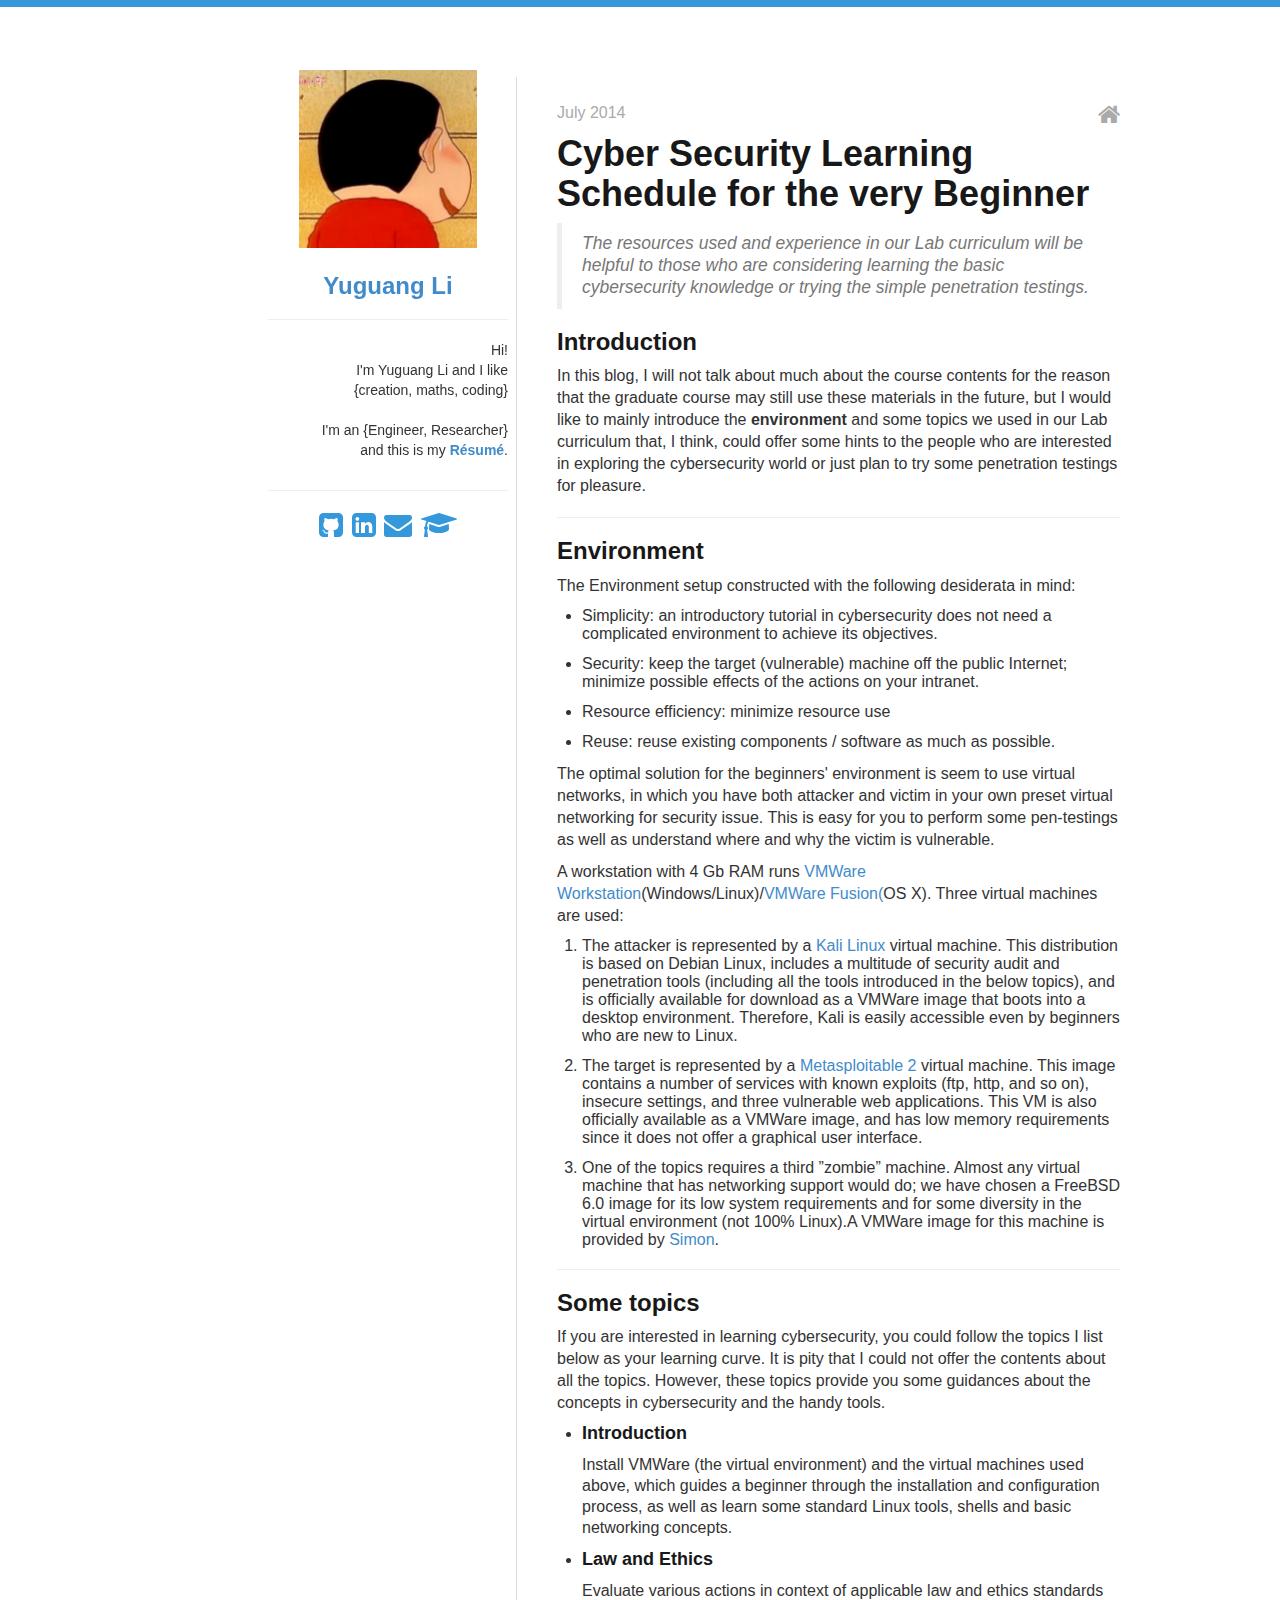
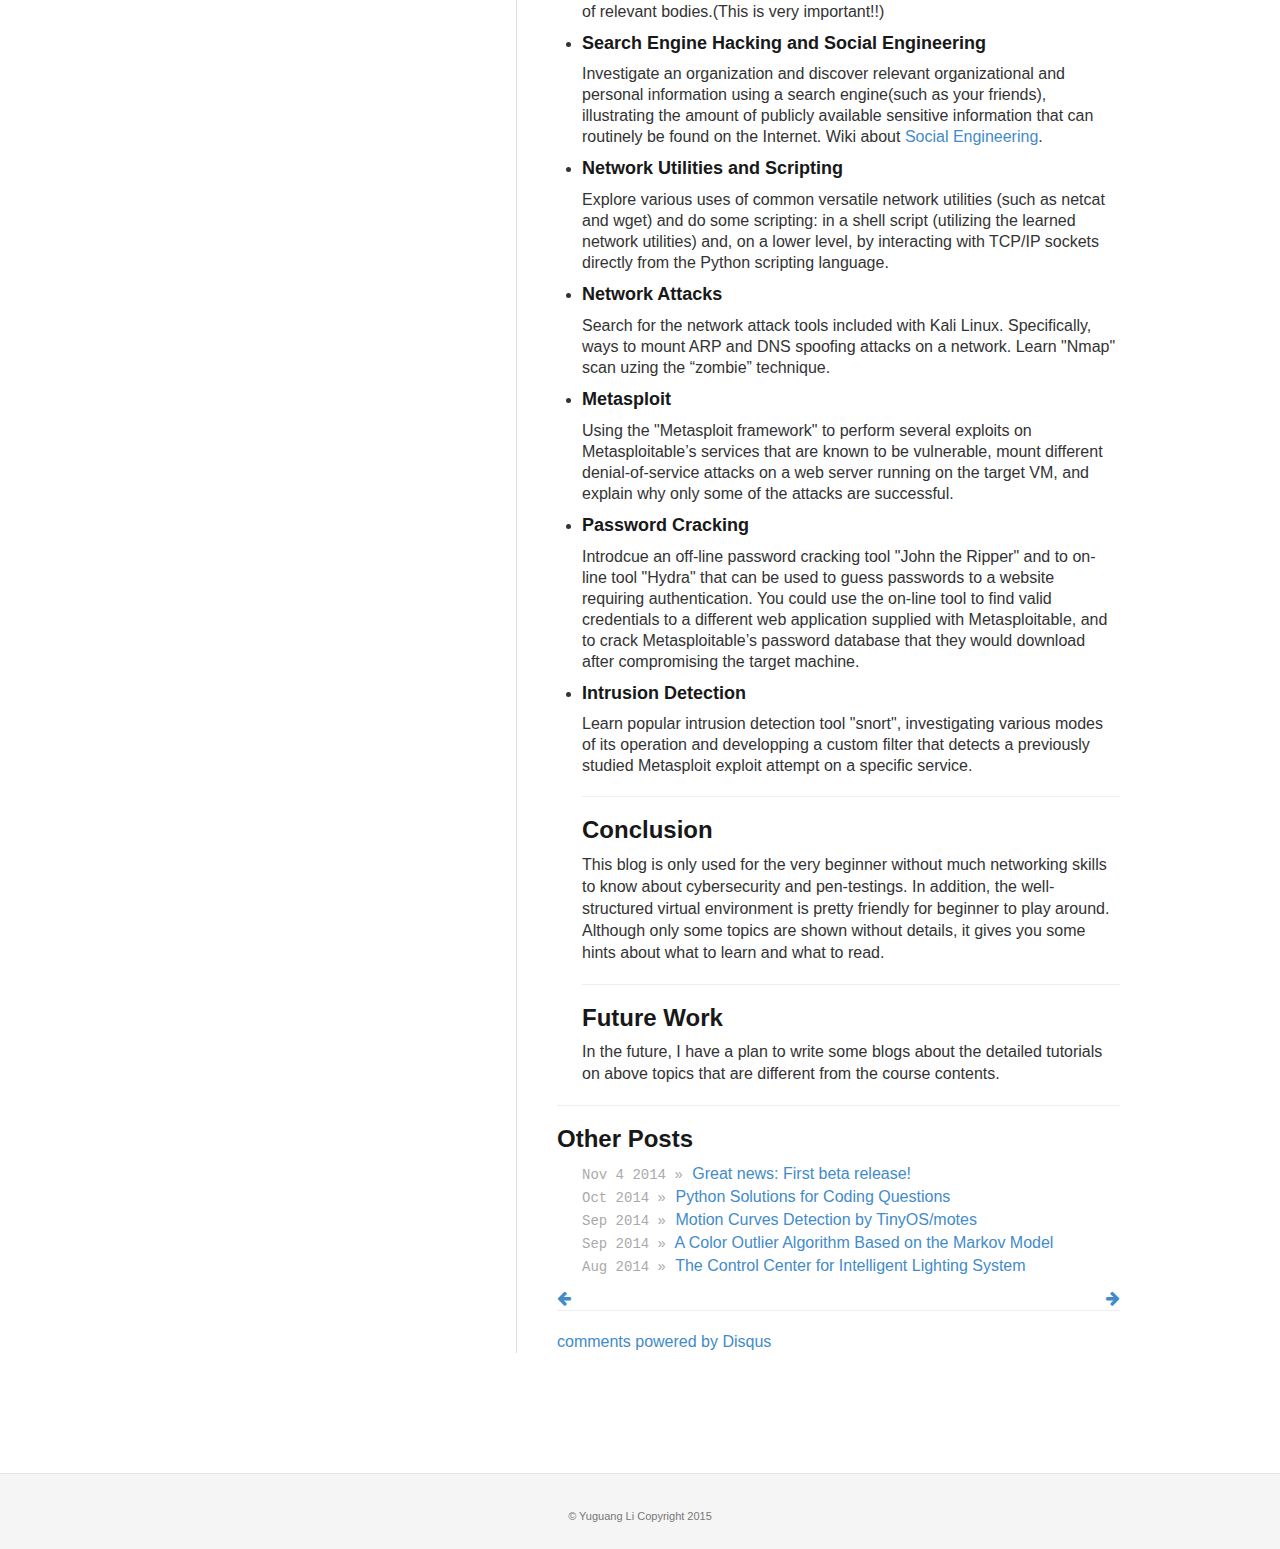
<file: personal/Yuguang_Li_website/blog/project_Lab_Curriculum_for_Computer_Cyber_Security.html>
<!DOCTYPE html>
<html lang="en">
    <head><meta http-equiv="Content-Type" content="text/html; charset=UTF-8">
        <meta charset="utf-8">
        <meta name="viewport" content="width=device-width, initial-scale=1">
        <title>Yuguang Li's website</title>
        <meta name="author" content="Yuguang Li">
        <meta name="description" content="The blog of Yuguang Li">
        <link rel="canonical" href="blog/project_blog.html">
        <link rel="shortcut icon" href="../assets/img/shortcut.ico">
<!--         <link href="../assets/css/head.css" rel="stylesheet" type="text/css"> -->
        <link rel="stylesheet" href="../assets/css/all.css" type="text/css">
        <link rel="stylesheet" href="../assets/css/docs.css" type="text/css">
        <link rel="stylesheet" href="../assets/css/bootstrap.min.css" type="text/css">
        <link rel="stylesheet" href="../assets/css/bootstrap-responsive.css">
        <script type="text/javascript" async="" src="../assets/js/ga.js"></script>
        <script type="text/javascript" src="../assets/js/jquery-1.7.2.min.js"></script>
        <script type="text/javascript" src="../assets/js/d3.v3.min.js" charset="utf-8"></script>
        <script type="text/javascript" src="../assets/js/bootstrap.js"></script>
<!-- /*        <script type="text/javascript" async="" src="../assets/js/embed.js"></script>*/ -->
    </head>

    <body>

        <div class="container-fluid">
            <div class="row-fluid">
                <div id="sidebar-affix" class="span2 bs-docs-sidebar sidebar  ">
                    <div class="well bs-docs-sidenav affix">


    <div class="row-fluid">
        <div class="span12">
            <a class="brand" href="../index.html"> <img src="../assets/img/bigq.png" id="logo" alt="yl_logo"> </a>
        </div>
    </div> 

  <h3><center><a href="../index.html">Yuguang Li</a><center></h3>
  <hr>
  <ul class="nav nav-list">
    <div class="welcome">
      <p>
    Hi!
    <br>
    I'm Yuguang Li and I like
    <br>
    {creation, maths, coding}
    <br>
    <br>
<!--     I'm a {Web developer, Researcher} -->
    I'm an {Engineer, Researcher}
    <br>
    and this is my <a target="_blank" title="Yuguang's resume" href="../assets/cv/cv_YuguangLi.pdf" onclick="_gaq.push([&#39;_trackEvent&#39;, sidebar&#39;, &#39;click&#39;, &#39;cv&#39;]);">Résumé</a>.
      </p>
    </div>
  </ul>

  <hr>
  
  <div class="row-fluid">
    <div class="span12" id="social">
      <div id="soocial">

<!--   <a target="_blank" title="Yuguang on google plus" id="Yuguang Li on google+" href="https://plus.google.com/u/0/117045592302952581557" onclick="_gaq.push([&#39;_trackEvent&#39;, &#39;social&#39;, &#39;click&#39;, googleplus&#39;]);">
    <i class="icon-google-plus-sign"></i>
  </a> -->

  
  <a target="_blank" title="Yuguang Li on Github" href="https://github.com/BigQNo2" onclick="_gaq.push([&#39;_trackEvent&#39;, &#39;social&#39;, &#39;click&#39;, github&#39;]);">
    <i class="icon-github-sign"></i>
  </a>
  
 <a target="_blank" title="Yuguang Li on Linkedin" href="https://www.linkedin.com/pub/yuguang-li/92/a28/130" onclick="_gaq.push([&#39;_trackEvent&#39;, &#39;social&#39;, &#39;click&#39;, linkedin&#39;]);">
    <i class="icon-linkedin-sign"></i>
  </a>
  
  <a target="_blank" title="leeygx@bu.edu email" href="mailto:leeygxz@gmail.com" onclick="_gaq.push([&#39;_trackEvent&#39;, &#39;social&#39;, &#39;click&#39;, email&#39;]);">
    <i class="icon-envelope-alt"></i>
  </a>
  
  <a target="_blank" title="Yuguang Li on google scholar" href="http://scholar.google.com/citations?user=PrEhNVQAAAAJ&hl=en" onclick="_gaq.push([&#39;_trackEvent&#39;, &#39;social&#39;, &#39;click&#39;, googlescholar&#39;]);">
    <i class="icon-graduation-cap"></i>
  </a>

</div>

    </div>
  </div>

</div>

</div>
<div class="span6 seven columns content bs-docs-container ">

<p class="meta">
  July 2014
  <a href="../index.html">
    <i class="home icon-home"></i>
  </a>
</p>
<h1 class="title">Cyber Security Learning Schedule for the very Beginner</h1>

<div id="post">
<blockquote>
<p>The resources used and experience in our Lab curriculum will be helpful to those who are considering learning the basic cybersecurity knowledge or trying the simple penetration testings.</p>
</blockquote>

<h3 id="Introduciton">Introduction</h3>
<p>In this blog, I will not talk about much about the course contents for the reason that the graduate course may still use these materials in the future, but I would like to mainly introduce the <strong>environment</strong> and some topics we used in our Lab curriculum that, I think, could offer some hints to the people who are interested in exploring the cybersecurity world or just plan to try some penetration testings for pleasure.</p>
<hr>
<h3 id="Environment">Environment</h3>
<p>The Environment setup constructed with the following desiderata in mind:</p>
<ul>

  <li>
    Simplicity: an introductory tutorial in cybersecurity does not need a complicated environment to achieve its objectives.
  </li>

    <li>
      Security: keep the target (vulnerable) machine off the public Internet; minimize possible effects of the actions on your intranet.
  </li>

    <li>
      Resource efficiency: minimize resource use
  </li>

    <li>
      Reuse: reuse existing components / software as much as possible.
  </li>

</ul>

<p>The optimal solution for the beginners' environment is seem to use virtual networks, in which you have both attacker and victim in your own preset virtual networking for security issue. This is easy for you to perform some pen-testings as well as understand where and why the victim is vulnerable. </p>
<p>A workstation with 4 Gb RAM runs <a href="http://www.vmware.com/products/workstation">VMWare Workstation</a>(Windows/Linux)/<a href="http://www.vmware.com/products/fusion">VMWare Fusion(</a>OS X). Three virtual machines are used:</p>
<ol>
    <li>
    The attacker is represented by a <a href="http://www.kali.org">Kali Linux</a> virtual machine. This distribution is based on Debian Linux, includes a multitude of security audit and penetration tools (including all the tools introduced in the below topics), and is officially available for download as a VMWare image that boots into a desktop environment. Therefore, Kali is easily accessible even by beginners who are new to Linux.
  </li>

    <li>
      The target is represented by a <a href="https://community.rapid7.com/docs/DOC-1875">Metasploitable 2 </a>virtual machine. This image contains a number of services with known exploits (ftp, http, and so on), insecure settings, and three vulnerable web applications. This VM is also officially available as a VMWare image, and has low memory requirements since it does not offer a graphical user interface.
  </li>

    <li>
      One of the topics requires a third ”zombie” machine. Almost any virtual machine that has networking support would do; we have chosen a FreeBSD 6.0 image for its low system requirements and for some diversity in the virtual environment (not 100% Linux).A VMWare image for this machine is provided by <a href="http://www.thoughtpolice.co.uk/vmware/">Simon</a>.
  </li>

</ol>
<hr>

<h3 id="Some topics">Some topics</h3>
<p>If you are interested in learning cybersecurity, you could follow the topics I list below as your learning curve. It is pity that I could not offer the contents about all the topics. However, these topics provide you some guidances about the concepts in cybersecurity and the handy tools.
  <ul>
<li><h4>Introduction</h4>
<p>Install VMWare (the virtual environment) and the virtual machines used above, which guides a beginner through the installation and configuration process, as well as learn some standard Linux tools, shells and basic networking concepts.</p></li>
<li><h4>Law and Ethics</h4>
<p>Evaluate various actions in context of applicable law and ethics standards of relevant bodies.(This is very important!!)</p></li>
<li><h4>Search Engine Hacking and Social Engineering</h4>
<p>Investigate an organization and discover relevant organizational and personal information using a search engine(such as your friends), illustrating the amount of publicly available sensitive information that can routinely be found on the Internet. Wiki about <a href="http://en.wikipedia.org/wiki/Social_engineering_(security)">Social Engineering</a>.</p></li>
<li><h4>Network Utilities and Scripting</h4>
<p>Explore various uses of common versatile network utilities (such as netcat and wget) and do some scripting: in a shell script (utilizing the learned network utilities) and, on a lower level, by interacting with TCP/IP sockets directly from the Python scripting language.</p></li>
<li><h4>Network Attacks</h4>
<p>Search for the network attack tools included with Kali Linux. Specifically, ways to mount ARP and DNS spoofing attacks on a network. Learn "Nmap" scan uzing the “zombie” technique.</p></li>
<li><h4>Metasploit</h4>
<p>Using the "Metasploit framework" to perform several exploits on Metasploitable’s services that are known to be vulnerable, mount different denial-of-service attacks on a web server running on the target VM, and explain why only some of the attacks are successful.</p></li>
<li><h4>Password Cracking</h4>
<p>Introdcue an off-line password cracking tool "John the Ripper" and to on-line tool "Hydra" that can be used to guess passwords to
a website requiring authentication. You could use the on-line tool to find valid credentials to a different web application supplied with Metasploitable, and to crack Metasploitable’s password database that they would download after compromising the target machine.</p></li>
<li><h4>Intrusion Detection</h4>
<p> Learn popular intrusion detection tool "snort", investigating various modes of its operation and developping a custom filter that detects a previously studied Metasploit exploit attempt on a specific service.</p></li>
<hr>

<h3 id="Conclusion">Conclusion</h3>
This blog is only used for the very beginner without much networking skills to know about cybersecurity and pen-testings. In addition, the well-structured virtual environment is pretty friendly for beginner to play around. Although only some topics are shown without details, it gives you some hints about what to learn and what to read.

<hr>

<h3 id="Future Work">Future Work</h3>
In the future, I have a plan to write some blogs about the detailed tutorials on above topics that are different from the course contents.

</div>
<hr>
<div id="other">
  <h3>Other Posts</h3>
  <ul class="posts">
    <li>
      <span>Nov 4 2014 »</span><a href="../blog/first_beta_release.html"> Great news: First beta release!</a>
    </li>

<!--     <li>
      <span>Oct 2014 »</span><a href="../blog/Build_Website_by_AWS_and_Nginx_2014_9.html"> How to Build Your Own Website by AWS and Nginx</a>
    </li> -->

   <li>
      <span>Oct 2014 »</span><a href="../blog/Python_version_coding_interview_questions.html"> Python Solutions for Coding Questions</a>
    </li>

    <li>
      <span>Sep 2014 »</span><a href="../blog/Applications_of_Accelerometer_Network_2014_9.html"> Motion Curves Detection by TinyOS/motes</a>
    </li>

   <li>
      <span>Sep 2014 »</span><a href="../blog/project_color_outlier_2014_9.html"> A Color Outlier Algorithm Based on the Markov Model</a>
    </li>

    <li>
      <span>Aug 2014 »</span> <a href="../blog/project_cyber_service_for_smartlighting.html"> The Control Center for Intelligent Lighting System</a>
    </li>

    
  </ul>
</div>



  <div style="float: none">
   <div style="float: left"> <a href="../blog/blog.html">
    <i class="icon-arrow-left"></i></a></div>

   <div style="float: right"> <a href="../blog/project_cyber_service_for_smartlighting.html">
    <i class="icon-arrow-right"></i></a></div>
  </div>

<hr>

<div id="disqus_thread"></div>

    <script type="text/javascript">
        /* * * CONFIGURATION VARIABLES: EDIT BEFORE PASTING INTO YOUR WEBPAGE * * */
        var disqus_shortname = 'yuguanglicom'; // required: replace example with your forum shortname

        /* * * DON'T EDIT BELOW THIS LINE * * */
        (function() {
            var dsq = document.createElement('script'); dsq.type = 'text/javascript'; dsq.async = true;
            dsq.src = '//' + disqus_shortname + '.disqus.com/embed.js';
            (document.getElementsByTagName('head')[0] || document.getElementsByTagName('body')[0]).appendChild(dsq);
        })();
    </script>

    <noscript>Please enable JavaScript to view the <a href="http://disqus.com/?ref_noscript">comments powered by Disqus.</a></noscript>
    <a href="http://disqus.com" class="dsq-brlink">comments powered by <span class="logo-disqus">Disqus</span></a>


</div>


				</div>
			</div>
		</div>
 

		<div class="footer ">
			<div class="disclaimer">
  

  <p>
    © Yuguang Li Copyright 2015
  </p>
</div>

		</div>
		
<script type="text/javascript">

  var _gaq = _gaq || [];
  _gaq.push(['_setAccount', 'UA-45763537-1']);
  _gaq.push(['_trackPageview']);

  (function() {
    var ga = document.createElement('script'); ga.type = 'text/javascript'; ga.async = true;
    ga.src = ('https:' == document.location.protocol ? 'https://ssl' : 'http://www') + '.google-analytics.com/ga.js';
    var s = document.getElementsByTagName('script')[0]; s.parentNode.insertBefore(ga, s);
  })();

</script>



</body></html>
</file>
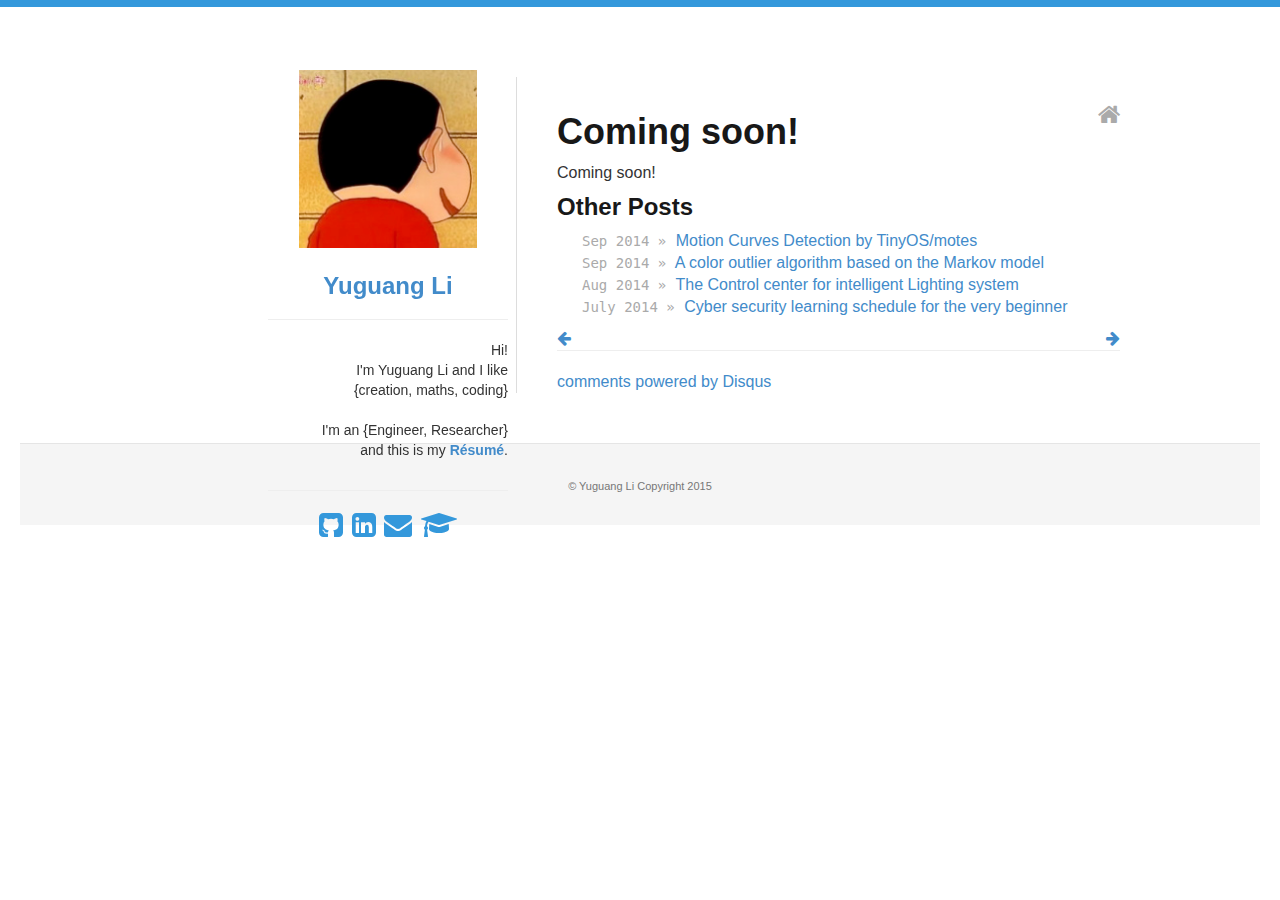
<file: personal/Yuguang_Li_website/blog/template.html>
<!DOCTYPE html>
<html lang="en">
    <head><meta http-equiv="Content-Type" content="text/html; charset=UTF-8">
        <meta charset="utf-8">
        <meta name="viewport" content="width=device-width, initial-scale=1">
        <title>Yuguang Li's template</title>
        <meta name="author" content="Yuguang Li">
        <meta name="description" content="The blog of Yuguang Li">
        <link rel="canonical" href="blog/project_blog.html">
        <link rel="shortcut icon" href="../assets/img/shortcut.ico">
<!--         <link href="../assets/css/head.css" rel="stylesheet" type="text/css"> -->
        <link rel="stylesheet" href="../assets/css/all.css" type="text/css">
        <link rel="stylesheet" href="../assets/css/docs.css" type="text/css">
        <link rel="stylesheet" href="../assets/css/bootstrap.min.css" type="text/css">
        <link rel="stylesheet" href="../assets/css/bootstrap-responsive.css">
        <script type="text/javascript" async="" src="../assets/js/ga.js"></script>
        <script type="text/javascript" src="../assets/js/jquery-1.7.2.min.js"></script>
        <script type="text/javascript" src="../assets/js/d3.v3.min.js" charset="utf-8"></script>
        <script type="text/javascript" src="../assets/js/bootstrap.js"></script>
<!-- /*        <script type="text/javascript" async="" src="../assets/js/embed.js"></script>*/ -->
    </head>

    <body>

        <div class="container-fluid">
            <div class="row-fluid">
                <div id="sidebar-affix" class="span2 bs-docs-sidebar sidebar  ">
                    <div class="well bs-docs-sidenav affix">


    <div class="row-fluid">
        <div class="span12">
            <a class="brand" href="../index.html"> <img src="../assets/img/bigq.png" id="logo" alt="yl_logo"> </a>
        </div>
    </div> 

  <h3><center><a href="../index.html">Yuguang Li</a><center></h3>
  <hr>
  <ul class="nav nav-list">
    <div class="welcome">
      <p>
    Hi!
    <br>
    I'm Yuguang Li and I like
    <br>
    {creation, maths, coding}
    <br>
    <br>
<!--     I'm a {Web developer, Researcher} -->
    I'm an {Engineer, Researcher}
    <br>
    and this is my <a target="_blank" title="Yuguang's resume" href="../assets/cv/cv_YuguangLi.pdf" onclick="_gaq.push([&#39;_trackEvent&#39;, sidebar&#39;, &#39;click&#39;, &#39;cv&#39;]);">Résumé</a>.
      </p>
    </div>
  </ul>

  <hr>
  
  <div class="row-fluid">
    <div class="span12" id="social">
      <div id="soocial">

<!--   <a target="_blank" title="Yuguang on google plus" id="Yuguang Li on google+" href="https://plus.google.com/u/0/117045592302952581557" onclick="_gaq.push([&#39;_trackEvent&#39;, &#39;social&#39;, &#39;click&#39;, googleplus&#39;]);">
    <i class="icon-google-plus-sign"></i>
  </a> -->

  
  <a target="_blank" title="Yuguang Li on Github" href="https://github.com/BigQNo2" onclick="_gaq.push([&#39;_trackEvent&#39;, &#39;social&#39;, &#39;click&#39;, github&#39;]);">
    <i class="icon-github-sign"></i>
  </a>
  
 <a target="_blank" title="Yuguang Li on Linkedin" href="https://www.linkedin.com/pub/yuguang-li/92/a28/130" onclick="_gaq.push([&#39;_trackEvent&#39;, &#39;social&#39;, &#39;click&#39;, linkedin&#39;]);">
    <i class="icon-linkedin-sign"></i>
  </a>
  
  <a target="_blank" title="leeygx@bu.edu email" href="mailto:leeygxz@gmail.com" onclick="_gaq.push([&#39;_trackEvent&#39;, &#39;social&#39;, &#39;click&#39;, email&#39;]);">
    <i class="icon-envelope-alt"></i>
  </a>
  
  <a target="_blank" title="Yuguang Li on google scholar" href="http://scholar.google.com/citations?user=PrEhNVQAAAAJ&hl=en" onclick="_gaq.push([&#39;_trackEvent&#39;, &#39;social&#39;, &#39;click&#39;, googlescholar&#39;]);">
    <i class="icon-graduation-cap"></i>
  </a>

</div>
    </div>
  </div>

</div>

</div>

<div class="span6 seven columns content bs-docs-container ">

<p class="meta">
  <a href="../index.html">
    <i class="home icon-home"></i>
  </a>
</p>
<h1 class="title">Coming soon!</h1>
<p>Coming soon!</p>

<div id="other">
  <h3>Other Posts</h3>
  <ul class="posts">

   <li>
      <span>Sep 2014 »</span><a href="../blog/Applications_of_Accelerometer_Network_2014_9.html"> Motion Curves Detection by TinyOS/motes</a>
    </li>

   <li>
      <span>Sep 2014 »</span><a href="../blog/project_color_outlier_2014_9.html"> A color outlier algorithm based on the Markov model</a>
    </li>

    <li>
      <span>Aug 2014 »</span> <a href="../blog/project_cyber_service_for_smartlighting.html">The Control center for intelligent Lighting system</a>
    </li>

    <li>
      <span>July 2014 »</span> <a href="../blog/project_Lab_Curriculum_for_Computer_Cyber_Security.html">Cyber security learning schedule for the very beginner</a>
    </li>
    
  </ul>
</div>

  <div style="float: none">
   <div style="float: left"> <a href="../blog/first_beta_release.html">
    <i class="icon-arrow-left"></i></a></div>

   <div style="float: right"> <a href="../index.html">
    <i class="icon-arrow-right"></i></a></div>
  </div>
<hr>

<div id="disqus_thread"></div>

    <script type="text/javascript">
        /* * * CONFIGURATION VARIABLES: EDIT BEFORE PASTING INTO YOUR WEBPAGE * * */
        var disqus_shortname = 'yuguanglicom'; // required: replace example with your forum shortname

        /* * * DON'T EDIT BELOW THIS LINE * * */
        (function() {
            var dsq = document.createElement('script'); dsq.type = 'text/javascript'; dsq.async = true;
            dsq.src = '//' + disqus_shortname + '.disqus.com/embed.js';
            (document.getElementsByTagName('head')[0] || document.getElementsByTagName('body')[0]).appendChild(dsq);
        })();
    </script>

    <noscript>Please enable JavaScript to view the <a href="http://disqus.com/?ref_noscript">comments powered by Disqus.</a></noscript>
    <a href="http://disqus.com" class="dsq-brlink">comments powered by <span class="logo-disqus">Disqus</span></a>

</div>


    <div class="footer ">
      <div class="disclaimer">
  

  <p>
    © Yuguang Li Copyright 2015
  </p>
</div>

    </div>
    
<script type="text/javascript">

  var _gaq = _gaq || [];
  _gaq.push(['_setAccount', 'UA-45763537-1']);
  _gaq.push(['_trackPageview']);

  (function() {
    var ga = document.createElement('script'); ga.type = 'text/javascript'; ga.async = true;
    ga.src = ('https:' == document.location.protocol ? 'https://ssl' : 'http://www') + '.google-analytics.com/ga.js';
    var s = document.getElementsByTagName('script')[0]; s.parentNode.insertBefore(ga, s);
  })();

</script>



</body></html>
</file>
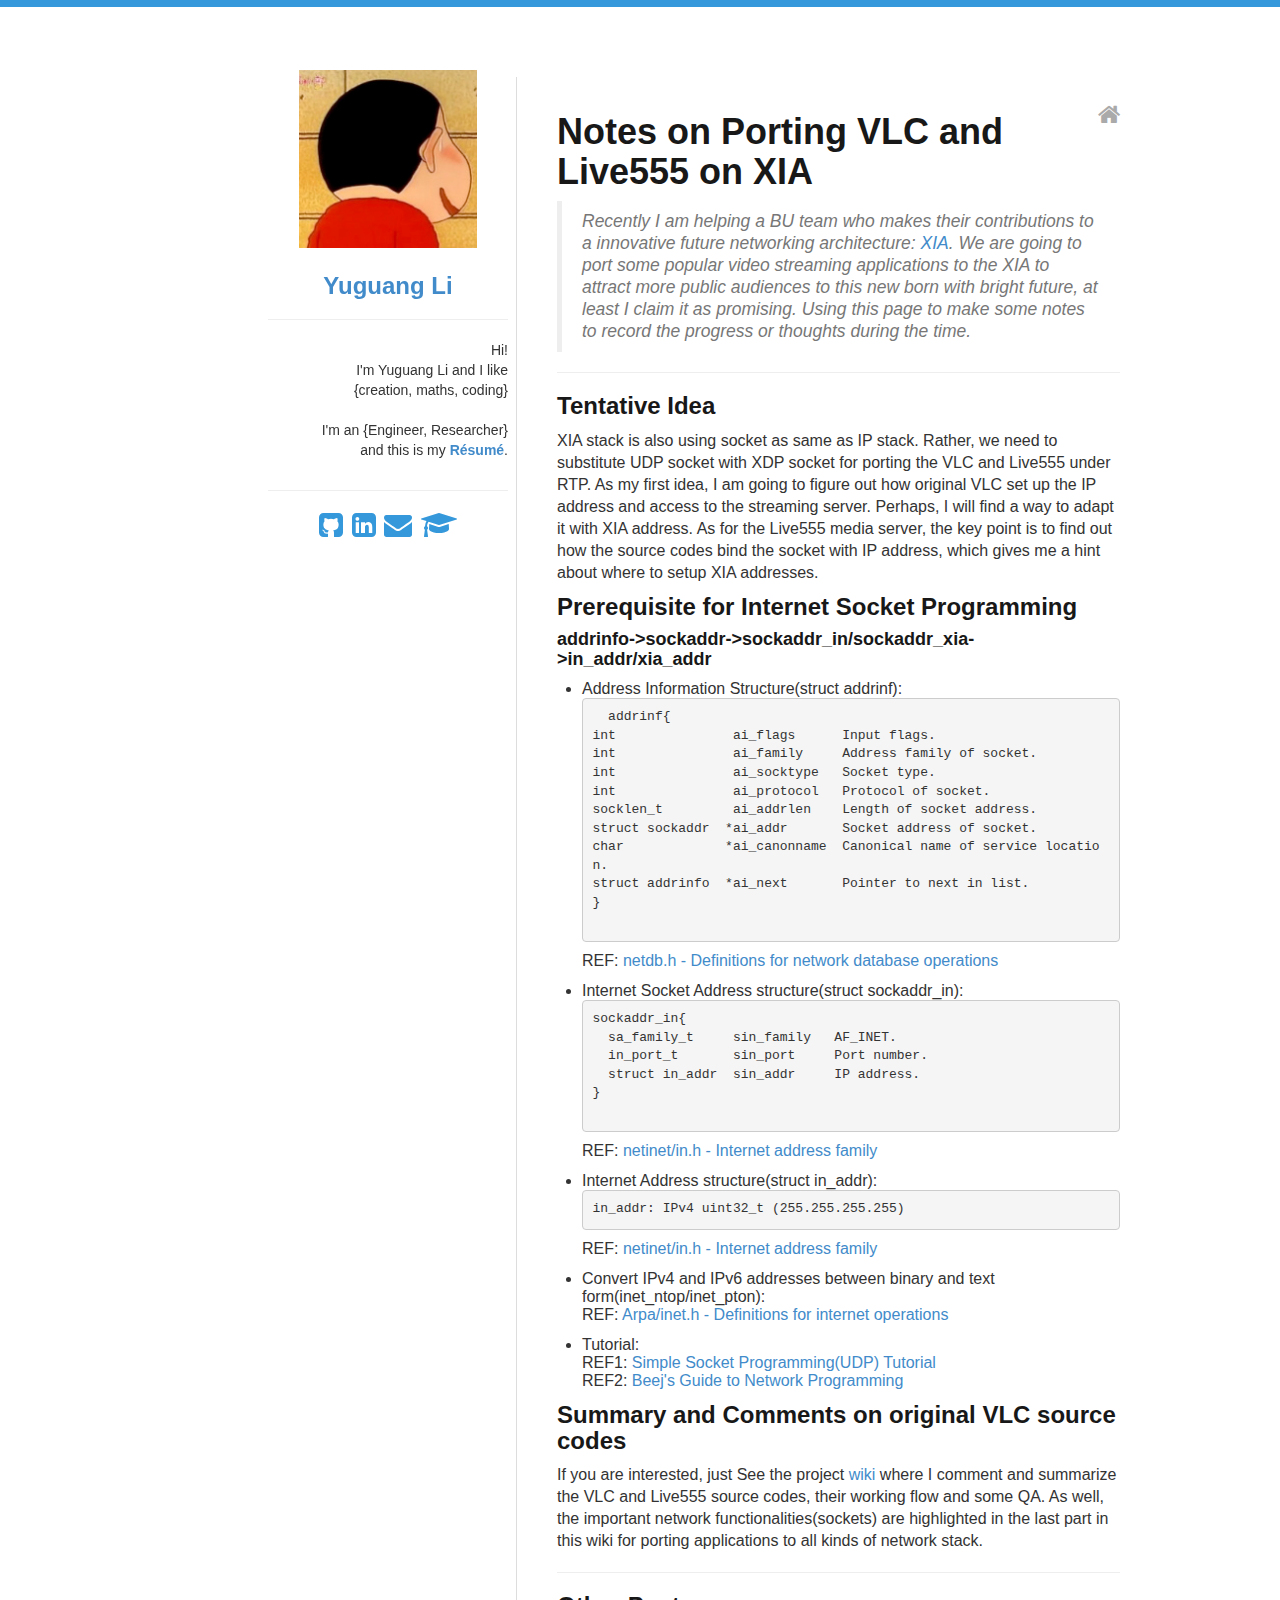
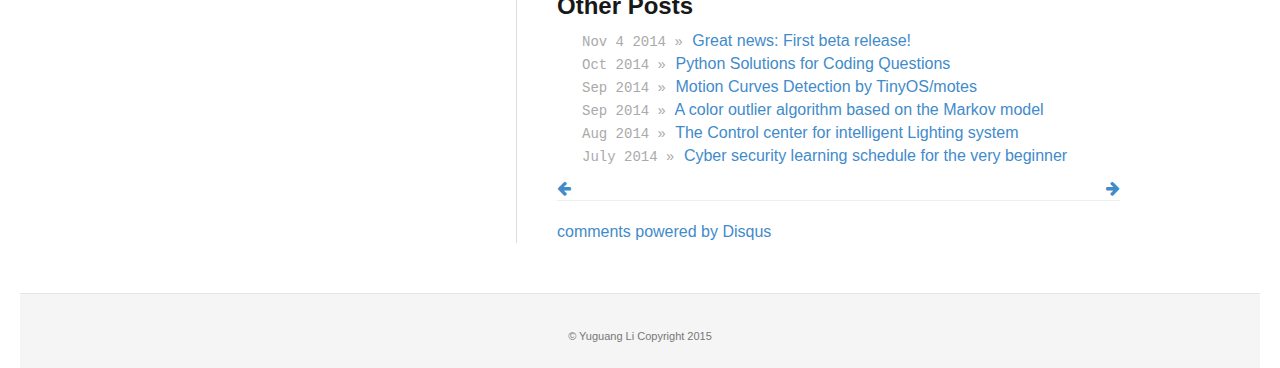
<file: personal/Yuguang_Li_website/blog/XIA_streaming_1_2015.html>
<!DOCTYPE html>
<html lang="en">
    <head><meta http-equiv="Content-Type" content="text/html; charset=UTF-8">
        <meta charset="utf-8">
        <meta name="viewport" content="width=device-width, initial-scale=1">
        <title>Yuguang Li's blog</title>
        <meta name="author" content="Yuguang Li">
        <meta name="description" content="The blog of Yuguang Li">
        <link rel="canonical" href="blog/project_blog.html">
        <link rel="shortcut icon" href="../assets/img/shortcut.ico">
<!--         <link href="../assets/css/head.css" rel="stylesheet" type="text/css"> -->
        <link rel="stylesheet" href="../assets/css/all.css" type="text/css">
        <link rel="stylesheet" href="../assets/css/docs.css" type="text/css">
        <link rel="stylesheet" href="../assets/css/bootstrap.min.css" type="text/css">
        <link rel="stylesheet" href="../assets/css/bootstrap-responsive.css">
        <script type="text/javascript" async="" src="../assets/js/ga.js"></script>
        <script type="text/javascript" src="../assets/js/jquery-1.7.2.min.js"></script>
        <script type="text/javascript" src="../assets/js/d3.v3.min.js" charset="utf-8"></script>
        <script type="text/javascript" src="../assets/js/bootstrap.js"></script>
<!-- /*        <script type="text/javascript" async="" src="../assets/js/embed.js"></script>*/ -->
    </head>

    <body>

        <div class="container-fluid">
            <div class="row-fluid">
                <div id="sidebar-affix" class="span2 bs-docs-sidebar sidebar  ">
                    <div class="well bs-docs-sidenav affix">


    <div class="row-fluid">
        <div class="span12">
            <a class="brand" href="../index.html"> <img src="../assets/img/bigq.png" id="logo" alt="yl_logo"> </a>
        </div>
    </div> 

  <h3><center><a href="../index.html">Yuguang Li</a><center></h3>
  <hr>
  <ul class="nav nav-list">
    <div class="welcome">
      <p>
    Hi!
    <br>
    I'm Yuguang Li and I like
    <br>
    {creation, maths, coding}
    <br>
    <br>
<!--     I'm a {Web developer, Researcher} -->
    I'm an {Engineer, Researcher}
    <br>
    and this is my <a target="_blank" title="Yuguang's resume" href="../assets/cv/cv_YuguangLi.pdf" onclick="_gaq.push([&#39;_trackEvent&#39;, sidebar&#39;, &#39;click&#39;, &#39;cv&#39;]);">Résumé</a>.
      </p>
    </div>
  </ul>

  <hr>
  
  <div class="row-fluid">
    <div class="span12" id="social">
      <div id="soocial">

<!--   <a target="_blank" title="Yuguang on google plus" id="Yuguang Li on google+" href="https://plus.google.com/u/0/117045592302952581557" onclick="_gaq.push([&#39;_trackEvent&#39;, &#39;social&#39;, &#39;click&#39;, googleplus&#39;]);">
    <i class="icon-google-plus-sign"></i>
  </a> -->

  
  <a target="_blank" title="Yuguang Li on Github" href="https://github.com/BigQNo2" onclick="_gaq.push([&#39;_trackEvent&#39;, &#39;social&#39;, &#39;click&#39;, github&#39;]);">
    <i class="icon-github-sign"></i>
  </a>
  
 <a target="_blank" title="Yuguang Li on Linkedin" href="https://www.linkedin.com/pub/yuguang-li/92/a28/130" onclick="_gaq.push([&#39;_trackEvent&#39;, &#39;social&#39;, &#39;click&#39;, linkedin&#39;]);">
    <i class="icon-linkedin-sign"></i>
  </a>
  
  <a target="_blank" title="leeygx@bu.edu email" href="mailto:leeygxz@gmail.com" onclick="_gaq.push([&#39;_trackEvent&#39;, &#39;social&#39;, &#39;click&#39;, email&#39;]);">
    <i class="icon-envelope-alt"></i>
  </a>
  
  <a target="_blank" title="Yuguang Li on google scholar" href="http://scholar.google.com/citations?user=PrEhNVQAAAAJ&hl=en" onclick="_gaq.push([&#39;_trackEvent&#39;, &#39;social&#39;, &#39;click&#39;, googlescholar&#39;]);">
    <i class="icon-graduation-cap"></i>
  </a>

</div>
    </div>
  </div>

</div>

</div>

<div class="span6 seven columns content bs-docs-container ">

<p class="meta">
  <a href="../index.html">
    <i class="home icon-home"></i>
  </a>
</p>
<h1 class="title">Notes on Porting VLC and Live555 on XIA</h1>
<blockquote>
<p>
Recently I am helping a BU team who makes their contributions to a innovative future networking architecture: <a href="http://www.cs.cmu.edu/~xia/">XIA</a>. We are going to port some popular video streaming applications to the XIA to attract more public audiences to this new born with bright future, at least I claim it as promising. Using this page to make some notes to record the progress or thoughts during the time.
</p>
</blockquote>
<hr>
<h3>Tentative Idea</h3>
<p>XIA stack is also using socket as same as IP stack. Rather, we need to substitute UDP socket with XDP socket for porting the VLC and Live555 under RTP. As my first idea, I am going to figure out how original VLC set up the IP address and access to the streaming server. Perhaps, I will find a way to adapt it with XIA address. As for the Live555 media server, the key point is to find out how the source codes bind the socket with IP address, which gives me a hint about where to setup XIA addresses.</p>

<h3>Prerequisite for Internet Socket Programming</h3>

<h4>addrinfo->sockaddr->sockaddr_in/sockaddr_xia->in_addr/xia_addr</h4>

<ul>

<li>

Address Information Structure(struct addrinf):
<pre>
  <code>addrinf{
int               ai_flags      Input flags.
int               ai_family     Address family of socket.
int               ai_socktype   Socket type.
int               ai_protocol   Protocol of socket.
socklen_t         ai_addrlen    Length of socket address.
struct sockaddr  *ai_addr       Socket address of socket.
char             *ai_canonname  Canonical name of service location.
struct addrinfo  *ai_next       Pointer to next in list. 
}
</code>
</pre>
REF: <a href="http://pubs.opengroup.org/onlinepubs/009695399/basedefs/netdb.h.html">
netdb.h - Definitions for network database operations</a>
</li>

<li>
Internet Socket Address structure(struct sockaddr_in):
<pre>
<code>sockaddr_in{
  sa_family_t     sin_family   AF_INET. 
  in_port_t       sin_port     Port number. 
  struct in_addr  sin_addr     IP address. 
}
</code>
</pre>
REF: <a href="http://pubs.opengroup.org/onlinepubs/009695399/basedefs/netinet/in.h.html">
netinet/in.h - Internet address family
</a>
</li>

<li>
Internet Address structure(struct in_addr):
<pre><code>in_addr: IPv4 uint32_t (255.255.255.255)</code></pre>
REF: <a href="http://pubs.opengroup.org/onlinepubs/009695399/basedefs/netinet/in.h.html">
netinet/in.h - Internet address family</a>
</li>

<li>
Convert IPv4 and IPv6 addresses between binary and text form(inet_ntop/inet_pton):<br>
REF: <a href = "http://pubs.opengroup.org/onlinepubs/009695399/functions/inet_ntop.html">
Arpa/inet.h - Definitions for internet operations</a>
</li>

<li>
Tutorial:<br>
REF1: <a href="http://www.cs.rutgers.edu/~pxk/417/notes/sockets/index.html">Simple Socket Programming(UDP) Tutorial</a></br>
REF2: <a href="http://www.beej.us/guide/bgnet/output/html/singlepage/bgnet.html#simpleserver">Beej's Guide to Network Programming</a>
</li>
</ul>

<h3>Summary and Comments on original VLC source codes</h3>
<p>If you are interested, just See the project <a href="https://github.com/BigQNo2/vlc4XIA/wiki/Notes">wiki</a> where I comment and summarize the VLC and Live555 source codes, their working flow and some QA. As well, the important network functionalities(sockets) are highlighted in the last part in this wiki for porting applications to all kinds of network stack.</p>

<hr>
<div id="other">
  <h3>Other Posts</h3>
  <ul class="posts">
    <li>
      <span>Nov 4 2014 »</span><a href="../blog/first_beta_release.html"> Great news: First beta release!</a>
    </li>

   <li>
      <span>Oct 2014 »</span><a href="../blog/Python_version_coding_interview_questions.html"> Python Solutions for Coding Questions</a>
    </li>
<!--     <li>
      <span>Oct 2014 »</span><a href="../blog/Build_Website_by_AWS_and_Nginx_2014_9.html"> How to Build Your Own Website by AWS and Nginx</a>
    </li> -->

   <li>
      <span>Sep 2014 »</span><a href="../blog/Applications_of_Accelerometer_Network_2014_9.html"> Motion Curves Detection by TinyOS/motes</a>
    </li>

   <li>
      <span>Sep 2014 »</span><a href="../blog/project_color_outlier_2014_9.html"> A color outlier algorithm based on the Markov model</a>
    </li>

    <li>
      <span>Aug 2014 »</span> <a href="../blog/project_cyber_service_for_smartlighting.html">The Control center for intelligent Lighting system</a>
    </li>

    <li>
      <span>July 2014 »</span> <a href="../blog/project_Lab_Curriculum_for_Computer_Cyber_Security.html">Cyber security learning schedule for the very beginner</a>
    </li>
    
  </ul>
  </ul>
</div>

  <div style="float: none">
   <div style="float: left"> <a href="../blog/first_beta_release.html">
    <i class="icon-arrow-left"></i></a></div>

   <div style="float: right"> <a href="../index.html">
    <i class="icon-arrow-right"></i></a></div>
  </div>
<hr>

<div id="disqus_thread"></div>

    <script type="text/javascript">
        /* * * CONFIGURATION VARIABLES: EDIT BEFORE PASTING INTO YOUR WEBPAGE * * */
        var disqus_shortname = 'yuguanglicom'; // required: replace example with your forum shortname

        /* * * DON'T EDIT BELOW THIS LINE * * */
        (function() {
            var dsq = document.createElement('script'); dsq.type = 'text/javascript'; dsq.async = true;
            dsq.src = '//' + disqus_shortname + '.disqus.com/embed.js';
            (document.getElementsByTagName('head')[0] || document.getElementsByTagName('body')[0]).appendChild(dsq);
        })();
    </script>

    <noscript>Please enable JavaScript to view the <a href="http://disqus.com/?ref_noscript">comments powered by Disqus.</a></noscript>
    <a href="http://disqus.com" class="dsq-brlink">comments powered by <span class="logo-disqus">Disqus</span></a>

</div>


    <div class="footer ">
      <div class="disclaimer">
  

  <p>
    © Yuguang Li Copyright 2015
  </p>
</div>

    </div>
    
<script type="text/javascript">

  var _gaq = _gaq || [];
  _gaq.push(['_setAccount', 'UA-45763537-1']);
  _gaq.push(['_trackPageview']);

  (function() {
    var ga = document.createElement('script'); ga.type = 'text/javascript'; ga.async = true;
    ga.src = ('https:' == document.location.protocol ? 'https://ssl' : 'http://www') + '.google-analytics.com/ga.js';
    var s = document.getElementsByTagName('script')[0]; s.parentNode.insertBefore(ga, s);
  })();

</script>



</body></html>
</file>
<file: personal/Yuguang_Li_website/assets/css/head.css>
@font-face {
  font-family: 'Open Sans';
  font-style: normal;
  font-weight: 600;
  src: local('Open Sans Semibold'), local('OpenSans-Semibold'), url(http://fonts.gstatic.com/s/opensans/v9/MTP_ySUJH_bn48VBG8sNShampu5_7CjHW5spxoeN3Vs.woff2) format('woff2'), url(http://fonts.gstatic.com/s/opensans/v9/MTP_ySUJH_bn48VBG8sNSqRDOzjiPcYnFooOUGCOsRk.woff) format('woff');
}
@font-face {
  font-family: 'Open Sans';
  font-style: normal;
  font-weight: 800;
  src: local('Open Sans Extrabold'), local('OpenSans-Extrabold'), url(http://fonts.gstatic.com/s/opensans/v9/EInbV5DfGHOiMmvb1Xr-hhampu5_7CjHW5spxoeN3Vs.woff2) format('woff2'), url(http://fonts.gstatic.com/s/opensans/v9/EInbV5DfGHOiMmvb1Xr-hqRDOzjiPcYnFooOUGCOsRk.woff) format('woff');
}
</file>
<file: personal/Yuguang_Li_website/assets/css/info-wrapper.css>
.info-wrapper {
    height: auto;
/*    width: 500px;*/
    margin: 0 auto;
    padding: 0 0 2em 0;
    position: relative;
}
.info_pj {
    height: 100px;
    padding: 0.5em 0;
    border-bottom: solid 1px #3498db;
    border-radius: 0 0 1em 1em;
    overflow: hidden;
    position: relative;
}
/*p { margin: 1em; }*/
.info_pj:after, .aftershadow {
    bottom: 0;
    width: 100%;
    height: 1.5em;
    border-radius: 0 0 1em 1em;
    position: absolute;
    background: -webkit-linear-gradient(rgba(192,192,192,0), #fff);
    background: -moz-linear-gradient(rgba(192,192,192,0), #fff);
    background: -ms-linear-gradient(rgba(192,192,192,0), #fff);
    background: -o-linear-gradient(rgba(192,192,192,0), #fff);
    background: linear-gradient(rgba(192,192,192,0), #fff);
    content: '';
}

.info_b {
    height: 100px;
    padding: 0.5em 0;
    border-bottom: solid 1px #3498db;
    border-radius: 0 0 1em 1em;
    overflow: hidden;
    position: relative;
}
/*p { margin: 1em; }*/
.info_b:after, .aftershadow {
    bottom: 0;
    width: 100%;
    height: 1.5em;
    border-radius: 0 0 1em 1em;
    position: absolute;
    background: -webkit-linear-gradient(rgba(192,192,192,0), #fff);
    background: -moz-linear-gradient(rgba(192,192,192,0), #fff);
    background: -ms-linear-gradient(rgba(192,192,192,0), #fff);
    background: -o-linear-gradient(rgba(192,192,192,0), #fff);
    background: linear-gradient(rgba(192,192,192,0), #fff);
    content: '';
}

.info_p {
    height: 90px;
    padding: 0.5em 0;
    border-bottom: solid 1px #3498db;
    border-radius: 0 0 1em 1em;
    overflow: hidden;
    position: relative;
}
/*p { margin: 1em; }*/
.info_p:after, .aftershadow {
    bottom: 0;
    width: 100%;
    height: 1.5em;
    border-radius: 0 0 1em 1em;
    position: absolute;
    background: -webkit-linear-gradient(rgba(192,192,192,0), #fff);
    background: -moz-linear-gradient(rgba(192,192,192,0), #fff);
    background: -ms-linear-gradient(rgba(192,192,192,0), #fff);
    background: -o-linear-gradient(rgba(192,192,192,0), #fff);
    background: linear-gradient(rgba(192,192,192,0), #fff);
    content: '';
}

.info_t {
    height: 60px;
    padding: 0.5em 0;
    border-bottom: solid 1px #3498db;
    border-radius: 0 0 1em 1em;
    overflow: hidden;
    position: relative;
}
/*p { margin: 1em; }*/
.info_t:after, .aftershadow {
    bottom: 0;
    width: 100%;
    height: 1.5em;
    border-radius: 0 0 1em 1em;
    position: absolute;
    background: -webkit-linear-gradient(rgba(192,192,192,0), #fff);
    background: -moz-linear-gradient(rgba(192,192,192,0), #fff);
    background: -ms-linear-gradient(rgba(192,192,192,0), #fff);
    background: -o-linear-gradient(rgba(192,192,192,0), #fff);
    background: linear-gradient(rgba(192,192,192,0), #fff);
    content: '';
}


.aftershadow {
    filter: progid:DXImageTransform.Microsoft.gradient(startColorstr=#00cccccc, endColorstr=#ffcccccc);
}
.info-wrapper a {
    color: #3498db;
    outline: 0;
}
.info-wrapper a:focus { outline: none; }

.info-wrapper .less_pj { 
    margin-top: -1.5em; 
    opacity: 0; 
    z-index: -1;
    left: 50%;
    bottom: 1.5em;
    width: 9em;
    height: 1.25em;
    margin: -.1em 0 .35em -4.5em;
    border-bottom: solid 1px #3498db;
    border-radius: 0 0 1em 1em;
    display: block;
    overflow: hidden;
    position: absolute;
    color: #3498db;
    font: 700 .67em/1.25em Arial;
    text-align: center;
    text-decoration: none;
/*    text-shadow: 0 1px 0 #3498db;*/
    cursor: pointer;}

.info-wrapper .more_pj {
    left: 50%;
    bottom: 1.5em;
    width: 9em;
    height: 1.25em;
    margin: -.1em 0 .35em -4.5em;
    border-bottom: solid 1px #3498db;
    border-radius: 0 0 1em 1em;
    display: block;
    overflow: hidden;
    position: absolute;
    color: #3498db;
    font: 700 .67em/1.25em Arial;
    text-align: center;
    text-decoration: none;
/*    text-shadow: 0 1px 0 #3498db;*/
    cursor: pointer;
}

.info-wrapper .less_b { 
    margin-top: -1.5em; 
    opacity: 0; 
    z-index: -1;
    left: 50%;
    bottom: 1.5em;
    width: 9em;
    height: 1.25em;
    margin: -.1em 0 .35em -4.5em;
    border-bottom: solid 1px #3498db;
    border-radius: 0 0 1em 1em;
    display: block;
    overflow: hidden;
    position: absolute;
    color: #3498db;
    font: 700 .67em/1.25em Arial;
    text-align: center;
    text-decoration: none;
/*    text-shadow: 0 1px 0 #3498db;*/
    cursor: pointer;}

.info-wrapper .more_b {
    left: 50%;
    bottom: 1.5em;
    width: 9em;
    height: 1.25em;
    margin: -.1em 0 .35em -4.5em;
    border-bottom: solid 1px #3498db;
    border-radius: 0 0 1em 1em;
    display: block;
    overflow: hidden;
    position: absolute;
    color: #3498db;
    font: 700 .67em/1.25em Arial;
    text-align: center;
    text-decoration: none;
/*    text-shadow: 0 1px 0 #3498db;*/
    cursor: pointer;
}

.info-wrapper .less_p { 
    margin-top: -1.5em; 
    opacity: 0; 
    z-index: -1;
    left: 50%;
    bottom: 1.5em;
    width: 9em;
    height: 1.25em;
    margin: -.1em 0 .35em -4.5em;
    border-bottom: solid 1px #3498db;
    border-radius: 0 0 1em 1em;
    display: block;
    overflow: hidden;
    position: absolute;
    color: #3498db;
    font: 700 .67em/1.25em Arial;
    text-align: center;
    text-decoration: none;
/*    text-shadow: 0 1px 0 #3498db;*/
    cursor: pointer;}

.info-wrapper .more_p {
    left: 50%;
    bottom: 1.5em;
    width: 9em;
    height: 1.25em;
    margin: -.1em 0 .35em -4.5em;
    border-bottom: solid 1px #3498db;
    border-radius: 0 0 1em 1em;
    display: block;
    overflow: hidden;
    position: absolute;
    color: #3498db;
    font: 700 .67em/1.25em Arial;
    text-align: center;
    text-decoration: none;
/*    text-shadow: 0 1px 0 #3498db;*/
    cursor: pointer;
}

.info-wrapper .less_t { 
    margin-top: -1.5em; 
    opacity: 0; 
    z-index: -1;
    left: 50%;
    bottom: 1.5em;
    width: 9em;
    height: 1.25em;
    margin: -.1em 0 .35em -4.5em;
    border-bottom: solid 1px #3498db;
    border-radius: 0 0 1em 1em;
    display: block;
    overflow: hidden;
    position: absolute;
    color: #3498db;
    font: 700 .67em/1.25em Arial;
    text-align: center;
    text-decoration: none;
/*    text-shadow: 0 1px 0 #3498db;*/
    cursor: pointer;}

.info-wrapper .more_t {
    left: 50%;
    bottom: 1.5em;
    width: 9em;
    height: 1.25em;
    margin: -.1em 0 .35em -4.5em;
    border-bottom: solid 1px #3498db;
    border-radius: 0 0 1em 1em;
    display: block;
    overflow: hidden;
    position: absolute;
    color: #3498db;
    font: 700 .67em/1.25em Arial;
    text-align: center;
    text-decoration: none;
/*    text-shadow: 0 1px 0 #3498db;*/
    cursor: pointer;
}
</file>
<file: personal/Yuguang_Li_website/assets/css/docs.css>
/* Add additional stylesheets below
-------------------------------------------------- */
/*
  Bootstrap's documentation styles
  Special styles for presenting Bootstrap's documentation and examples
*/



/* Body and structure
-------------------------------------------------- */

body {
  position: relative;
  padding-top: 40px;
}

/* Code in headings */
h3 code {
  font-size: 14px;
  font-weight: normal;
}



/* Tweak navbar brand link to be super sleek
-------------------------------------------------- */

body > .navbar {
  font-size: 13px;
}

/* Change the docs' brand */
body > .navbar .brand {
  padding-right: 0;
  padding-left: 0;
  margin-left: 20px;
  float: right;
  font-weight: bold;
  color: #000;
  text-shadow: 0 1px 0 rgba(255,255,255,.1), 0 0 30px rgba(255,255,255,.125);
  -webkit-transition: all .2s linear;
     -moz-transition: all .2s linear;
          transition: all .2s linear;
}
body > .navbar .brand:hover {
  text-decoration: none;
  text-shadow: 0 1px 0 rgba(255,255,255,.1), 0 0 30px rgba(255,255,255,.4);
}


/* Sections
-------------------------------------------------- */

/* padding for in-page bookmarks and fixed navbar */
section {
  padding-top: 24px;
}
section > .page-header,
section > .lead {
  color: #5a5a5a;
}
section > ul li {
  margin-bottom: 5px;
}

/* Separators (hr) */
.bs-docs-separator {
  margin: 40px 0 39px;
}

/* Faded out hr */
hr.soften {
  height: 1px;
  margin: 70px 0;
  background-image: -webkit-linear-gradient(left, rgba(0,0,0,0), rgba(0,0,0,.1), rgba(0,0,0,0));
  background-image:    -moz-linear-gradient(left, rgba(0,0,0,0), rgba(0,0,0,.1), rgba(0,0,0,0));
  background-image:     -ms-linear-gradient(left, rgba(0,0,0,0), rgba(0,0,0,.1), rgba(0,0,0,0));
  background-image:      -o-linear-gradient(left, rgba(0,0,0,0), rgba(0,0,0,.1), rgba(0,0,0,0));
  border: 0;
}



/* Jumbotrons
-------------------------------------------------- */

/* Base class
------------------------- */
.jumbotron {
  position: relative;
  padding: 40px 0;
  color: #fff;
  text-align: center;
  text-shadow: 0 1px 3px rgba(0,0,0,.4), 0 0 30px rgba(0,0,0,.075);
  background: #020031; /* Old browsers */
  background: -moz-linear-gradient(45deg,  #020031 0%, #6d3353 100%); /* FF3.6+ */
  background: -webkit-gradient(linear, left bottom, right top, color-stop(0%,#020031), color-stop(100%,#6d3353)); /* Chrome,Safari4+ */
  background: -webkit-linear-gradient(45deg,  #020031 0%,#6d3353 100%); /* Chrome10+,Safari5.1+ */
  background: -o-linear-gradient(45deg,  #020031 0%,#6d3353 100%); /* Opera 11.10+ */
  background: -ms-linear-gradient(45deg,  #020031 0%,#6d3353 100%); /* IE10+ */
  background: linear-gradient(45deg,  #020031 0%,#6d3353 100%); /* W3C */
  filter: progid:DXImageTransform.Microsoft.gradient( startColorstr='#020031', endColorstr='#6d3353',GradientType=1 ); /* IE6-9 fallback on horizontal gradient */
  -webkit-box-shadow: inset 0 3px 7px rgba(0,0,0,.2), inset 0 -3px 7px rgba(0,0,0,.2);
     -moz-box-shadow: inset 0 3px 7px rgba(0,0,0,.2), inset 0 -3px 7px rgba(0,0,0,.2);
          box-shadow: inset 0 3px 7px rgba(0,0,0,.2), inset 0 -3px 7px rgba(0,0,0,.2);
}
.jumbotron h1 {
  font-size: 80px;
  font-weight: bold;
  letter-spacing: -1px;
  line-height: 1;
}
.jumbotron p {
  font-size: 24px;
  font-weight: 300;
  line-height: 1.25;
  margin-bottom: 30px;
}

/* Link styles (used on .masthead-links as well) */
.jumbotron a {
  color: #fff;
  color: rgba(255,255,255,.5);
  -webkit-transition: all .2s ease-in-out;
     -moz-transition: all .2s ease-in-out;
          transition: all .2s ease-in-out;
}
.jumbotron a:hover {
  color: #fff;
  text-shadow: 0 0 10px rgba(255,255,255,.25);
}

/* Download button */
.masthead .btn {
  padding: 19px 24px;
  font-size: 24px;
  font-weight: 200;
  color: #fff; /* redeclare to override the `.jumbotron a` */
  border: 0;
  -webkit-border-radius: 6px;
     -moz-border-radius: 6px;
          border-radius: 6px;
  -webkit-box-shadow: inset 0 1px 0 rgba(255,255,255,.1), 0 1px 5px rgba(0,0,0,.25);
     -moz-box-shadow: inset 0 1px 0 rgba(255,255,255,.1), 0 1px 5px rgba(0,0,0,.25);
          box-shadow: inset 0 1px 0 rgba(255,255,255,.1), 0 1px 5px rgba(0,0,0,.25);
  -webkit-transition: none;
     -moz-transition: none;
          transition: none;
}
.masthead .btn:hover {
  -webkit-box-shadow: inset 0 1px 0 rgba(255,255,255,.1), 0 1px 5px rgba(0,0,0,.25);
     -moz-box-shadow: inset 0 1px 0 rgba(255,255,255,.1), 0 1px 5px rgba(0,0,0,.25);
          box-shadow: inset 0 1px 0 rgba(255,255,255,.1), 0 1px 5px rgba(0,0,0,.25);
}
.masthead .btn:active {
  -webkit-box-shadow: inset 0 2px 4px rgba(0,0,0,.1), 0 1px 0 rgba(255,255,255,.1);
     -moz-box-shadow: inset 0 2px 4px rgba(0,0,0,.1), 0 1px 0 rgba(255,255,255,.1);
          box-shadow: inset 0 2px 4px rgba(0,0,0,.1), 0 1px 0 rgba(255,255,255,.1);
}


/* Pattern overlay
------------------------- */
.jumbotron .container {
  position: relative;
  z-index: 2;
}
.jumbotron:after {
  content: '';
  display: block;
  position: absolute;
  top: 0;
  right: 0;
  bottom: 0;
  left: 0;
  background: url(../img/bs-docs-masthead-pattern.png) repeat center center;
  opacity: .4;
}
@media
only screen and (-webkit-min-device-pixel-ratio: 2),
only screen and (   min--moz-device-pixel-ratio: 2),
only screen and (     -o-min-device-pixel-ratio: 2/1) {

  .jumbotron:after {
    background-size: 150px 150px;
  }

}

/* Masthead (docs home)
------------------------- */
.masthead {
  padding: 70px 0 80px;
  margin-bottom: 0;
  color: #fff;
}
.masthead h1 {
  font-size: 120px;
  line-height: 1;
  letter-spacing: -2px;
}
.masthead p {
  font-size: 40px;
  font-weight: 200;
  line-height: 1.25;
}

/* Textual links in masthead */
.masthead-links {
  margin: 0;
  list-style: none;
}
.masthead-links li {
  display: inline;
  padding: 0 10px;
  color: rgba(255,255,255,.25);
}

/* Social proof buttons from GitHub & Twitter */
.bs-docs-social {
  padding: 15px 0;
  text-align: center;
  background-color: #f5f5f5;
  border-top: 1px solid #fff;
  border-bottom: 1px solid #ddd;
}

/* Quick links on Home */
.bs-docs-social-buttons {
  margin-left: 0;
  margin-bottom: 0;
  padding-left: 0;
  list-style: none;
}
.bs-docs-social-buttons li {
  display: inline-block;
  padding: 5px 8px;
  line-height: 1;
  *display: inline;
  *zoom: 1;
}

/* Subhead (other pages)
------------------------- */
.subhead {
  text-align: left;
  border-bottom: 1px solid #ddd;
}
.subhead h1 {
  font-size: 60px;
}
.subhead p {
  margin-bottom: 20px;
}
.subhead .navbar {
  display: none;
}



/* Marketing section of Overview
-------------------------------------------------- */

.marketing {
  text-align: center;
  color: #5a5a5a;
}
.marketing h1 {
  margin: 60px 0 10px;
  font-size: 60px;
  font-weight: 200;
  line-height: 1;
  letter-spacing: -1px;
}
.marketing h2 {
  font-weight: 200;
  margin-bottom: 5px;
}
.marketing p {
  font-size: 16px;
  line-height: 1.5;
}
.marketing .marketing-byline {
  margin-bottom: 40px;
  font-size: 20px;
  font-weight: 300;
  line-height: 1.25;
  color: #999;
}
.marketing-img {
  display: block;
  margin: 0 auto 30px;
  max-height: 145px;
}



/* Footer
-------------------------------------------------- */

.footer {
  text-align: center;
  padding: 30px 0;
  margin-top: 70px;
  border-top: 1px solid #e5e5e5;
  background-color: #f5f5f5;
}
.footer p {
  margin-bottom: 0;
  color: #777;
}
.footer-links {
  margin: 10px 0;
}
.footer-links li {
  display: inline;
  padding: 0 2px;
}
.footer-links li:first-child {
  padding-left: 0;
}



/* Special grid styles
-------------------------------------------------- */

.show-grid {
  margin-top: 10px;
  margin-bottom: 20px;
}
.show-grid [class*="span"] {
  background-color: #eee;
  text-align: center;
  -webkit-border-radius: 3px;
     -moz-border-radius: 3px;
          border-radius: 3px;
  min-height: 40px;
  line-height: 40px;
}
.show-grid [class*="span"]:hover {
  background-color: #ddd;
}
.show-grid .show-grid {
  margin-top: 0;
  margin-bottom: 0;
}
.show-grid .show-grid [class*="span"] {
  margin-top: 5px;
}
.show-grid [class*="span"] [class*="span"] {
  background-color: #ccc;
}
.show-grid [class*="span"] [class*="span"] [class*="span"] {
  background-color: #999;
}



/* Mini layout previews
-------------------------------------------------- */
.mini-layout {
  border: 1px solid #ddd;
  -webkit-border-radius: 6px;
     -moz-border-radius: 6px;
          border-radius: 6px;
  -webkit-box-shadow: 0 1px 2px rgba(0,0,0,.075);
     -moz-box-shadow: 0 1px 2px rgba(0,0,0,.075);
          box-shadow: 0 1px 2px rgba(0,0,0,.075);
}
.mini-layout,
.mini-layout .mini-layout-body,
.mini-layout.fluid .mini-layout-sidebar {
  height: 300px;
}
.mini-layout {
  margin-bottom: 20px;
  padding: 9px;
}
.mini-layout div {
  -webkit-border-radius: 3px;
     -moz-border-radius: 3px;
          border-radius: 3px;
}
.mini-layout .mini-layout-body {
  background-color: #dceaf4;
  margin: 0 auto;
  width: 70%;
}
.mini-layout.fluid .mini-layout-sidebar,
.mini-layout.fluid .mini-layout-header,
.mini-layout.fluid .mini-layout-body {
  float: left;
}
.mini-layout.fluid .mini-layout-sidebar {
  background-color: #bbd8e9;
  width: 20%;
}
.mini-layout.fluid .mini-layout-body {
  width: 77.5%;
  margin-left: 2.5%;
}



/* Download page
-------------------------------------------------- */

.download .page-header {
  margin-top: 36px;
}
.page-header .toggle-all {
  margin-top: 5px;
}

/* Space out h3s when following a section */
.download h3 {
  margin-bottom: 5px;
}
.download-builder input + h3,
.download-builder .checkbox + h3 {
  margin-top: 9px;
}

/* Fields for variables */
.download-builder input[type=text] {
  margin-bottom: 9px;
  font-family: Menlo, Monaco, "Courier New", monospace;
  font-size: 12px;
  color: #d14;
}
.download-builder input[type=text]:focus {
  background-color: #fff;
}

/* Custom, larger checkbox labels */
.download .checkbox {
  padding: 6px 10px 6px 25px;
  font-size: 13px;
  line-height: 18px;
  color: #555;
  background-color: #f9f9f9;
  -webkit-border-radius: 3px;
     -moz-border-radius: 3px;
          border-radius: 3px;
  cursor: pointer;
}
.download .checkbox:hover {
  color: #333;
  background-color: #f5f5f5;
}
.download .checkbox small {
  font-size: 12px;
  color: #777;
}

/* Variables section */
#variables label {
  margin-bottom: 0;
}

/* Giant download button */
.download-btn {
  margin: 36px 0 108px;
}
#download p,
#download h4 {
  max-width: 50%;
  margin: 0 auto;
  color: #999;
  text-align: center;
}
#download h4 {
  margin-bottom: 0;
}
#download p {
  margin-bottom: 18px;
}
.download-btn .btn {
  display: block;
  width: auto;
  padding: 19px 24px;
  margin-bottom: 27px;
  font-size: 30px;
  line-height: 1;
  text-align: center;
  -webkit-border-radius: 6px;
     -moz-border-radius: 6px;
          border-radius: 6px;
}



/* Misc
-------------------------------------------------- */

/* Make tables spaced out a bit more */
h2 + table,
h3 + table,
h4 + table,
h2 + .row {
  margin-top: 5px;
}

/* Example sites showcase */
.example-sites {
  xmargin-left: 20px;
}
.example-sites img {
  max-width: 100%;
  margin: 0 auto;
}

.scrollspy-example {
  height: 200px;
  overflow: auto;
  position: relative;
}


/* Fake the :focus state to demo it */
.focused {
  border-color: rgba(82,168,236,.8);
  -webkit-box-shadow: inset 0 1px 3px rgba(0,0,0,.1), 0 0 8px rgba(82,168,236,.6);
     -moz-box-shadow: inset 0 1px 3px rgba(0,0,0,.1), 0 0 8px rgba(82,168,236,.6);
          box-shadow: inset 0 1px 3px rgba(0,0,0,.1), 0 0 8px rgba(82,168,236,.6);
  outline: 0;
}

/* For input sizes, make them display block */
.docs-input-sizes select,
.docs-input-sizes input[type=text] {
  display: block;
  margin-bottom: 9px;
}

/* Icons
------------------------- */
.the-icons {
  margin-left: 0;
  list-style: none;
}
.the-icons li {
  float: left;
  width: 25%;
  line-height: 25px;
}
.the-icons i:hover {
  background-color: rgba(255,0,0,.25);
}

/* Example page
------------------------- */
.bootstrap-examples h4 {
  margin: 10px 0 5px;
}
.bootstrap-examples p {
  font-size: 13px;
  line-height: 18px;
}
.bootstrap-examples .thumbnail {
  margin-bottom: 9px;
  background-color: #fff;
}

/* Alert with link to latest version of the docs */
.bs-alert-old-docs {
  margin: 30px 0 0;
}



/* Bootstrap code examples
-------------------------------------------------- */

/* Base class */
.bs-docs-example {
  position: relative;
  margin: 15px 0;
  padding: 39px 19px 14px;
  *padding-top: 19px;
  background-color: #fff;
  border: 1px solid #ddd;
  -webkit-border-radius: 4px;
     -moz-border-radius: 4px;
          border-radius: 4px;
}

/* Echo out a label for the example */
.bs-docs-example:after {
  content: "Example";
  position: absolute;
  top: -1px;
  left: -1px;
  padding: 3px 7px;
  font-size: 12px;
  font-weight: bold;
  background-color: #f5f5f5;
  border: 1px solid #ddd;
  color: #9da0a4;
  -webkit-border-radius: 4px 0 4px 0;
     -moz-border-radius: 4px 0 4px 0;
          border-radius: 4px 0 4px 0;
}

/* Remove spacing between an example and it's code */
.bs-docs-example + .prettyprint {
  margin-top: -20px;
  padding-top: 15px;
}

/* Tweak examples
------------------------- */
.bs-docs-example > p:last-child {
  margin-bottom: 0;
}
.bs-docs-example .table,
.bs-docs-example .progress,
.bs-docs-example .well,
.bs-docs-example .alert,
.bs-docs-example .hero-unit,
.bs-docs-example .pagination,
.bs-docs-example .navbar,
.bs-docs-example > .nav,
.bs-docs-example blockquote {
  margin-bottom: 5px;
}
.bs-docs-example .pagination {
  margin-top: 0;
}
.bs-navbar-top-example,
.bs-navbar-bottom-example {
  z-index: 1;
  padding: 0;
  height: 90px;
  overflow: hidden; /* cut the drop shadows off */
}
.bs-navbar-top-example .navbar-fixed-top,
.bs-navbar-bottom-example .navbar-fixed-bottom {
  margin-left: 0;
  margin-right: 0;
}
.bs-navbar-top-example {
  -webkit-border-radius: 0 0 4px 4px;
     -moz-border-radius: 0 0 4px 4px;
          border-radius: 0 0 4px 4px;
}
.bs-navbar-top-example:after {
  top: auto;
  bottom: -1px;
  -webkit-border-radius: 0 4px 0 4px;
     -moz-border-radius: 0 4px 0 4px;
          border-radius: 0 4px 0 4px;
}
.bs-navbar-bottom-example {
  -webkit-border-radius: 4px 4px 0 0;
     -moz-border-radius: 4px 4px 0 0;
          border-radius: 4px 4px 0 0;
}
.bs-navbar-bottom-example .navbar {
  margin-bottom: 0;
}
form.bs-docs-example {
  padding-bottom: 19px;
}

/* Images */
.bs-docs-example-images img {
  margin: 10px;
  display: inline-block;
}

/* Tooltips */
.bs-docs-tooltip-examples {
  text-align: center;
  margin: 0 0 10px;
  list-style: none;
}
.bs-docs-tooltip-examples li {
  display: inline;
  padding: 0 10px;
}

/* Popovers */
.bs-docs-example-popover {
  padding-bottom: 24px;
  background-color: #f9f9f9;
}
.bs-docs-example-popover .popover {
  position: relative;
  display: block;
  float: left;
  width: 260px;
  margin: 20px;
}

/* Dropdowns */
.bs-docs-example-submenus {
  min-height: 180px;
}
.bs-docs-example-submenus > .pull-left + .pull-left {
  margin-left: 20px;
}
.bs-docs-example-submenus .dropup > .dropdown-menu,
.bs-docs-example-submenus .dropdown > .dropdown-menu {
  display: block;
  position: static;
  margin-bottom: 5px;
  *width: 180px;
}



/* Responsive docs
-------------------------------------------------- */

/* Utility classes table
------------------------- */
.responsive-utilities th small {
  display: block;
  font-weight: normal;
  color: #999;
}
.responsive-utilities tbody th {
  font-weight: normal;
}
.responsive-utilities td {
  text-align: center;
}
.responsive-utilities td.is-visible {
  color: #468847;
  background-color: #dff0d8 !important;
}
.responsive-utilities td.is-hidden {
  color: #ccc;
  background-color: #f9f9f9 !important;
}

/* Responsive tests
------------------------- */
.responsive-utilities-test {
  margin-top: 5px;
  margin-left: 0;
  list-style: none;
  overflow: hidden; /* clear floats */
}
.responsive-utilities-test li {
  position: relative;
  float: left;
  width: 25%;
  height: 43px;
  font-size: 14px;
  font-weight: bold;
  line-height: 43px;
  color: #999;
  text-align: center;
  border: 1px solid #ddd;
  -webkit-border-radius: 4px;
     -moz-border-radius: 4px;
          border-radius: 4px;
}
.responsive-utilities-test li + li {
  margin-left: 10px;
}
.responsive-utilities-test span {
  position: absolute;
  top:    -1px;
  left:   -1px;
  right:  -1px;
  bottom: -1px;
  -webkit-border-radius: 4px;
     -moz-border-radius: 4px;
          border-radius: 4px;
}
.responsive-utilities-test span {
  color: #468847;
  background-color: #dff0d8;
  border: 1px solid #d6e9c6;
}



/* Sidenav for Docs
-------------------------------------------------- */

.bs-docs-sidenav {
  width: 228px;
  margin: 30px 0 0 !important;
  padding: 0 !important;
  background-color: #fff;
  -webkit-border-radius: 6px;
     -moz-border-radius: 6px;
          border-radius: 6px;
  -webkit-box-shadow: 0 1px 4px rgba(0,0,0,.065);
     -moz-box-shadow: 0 1px 4px rgba(0,0,0,.065);
          box-shadow: 0 1px 4px rgba(0,0,0,.065);
}
.bs-docs-sidenav > li > a {
  display: block;
  width: 190px \9;
  margin: 0 0 -1px;
  padding: 8px 14px;
  border: 1px solid #e5e5e5;
}
.bs-docs-sidenav > li:first-child > a {
  -webkit-border-radius: 6px 6px 0 0;
     -moz-border-radius: 6px 6px 0 0;
          border-radius: 6px 6px 0 0;
}
.bs-docs-sidenav > li:last-child > a {
  -webkit-border-radius: 0 0 6px 6px;
     -moz-border-radius: 0 0 6px 6px;
          border-radius: 0 0 6px 6px;
}
.bs-docs-sidenav > .active > a {
  position: relative;
  z-index: 2;
  padding: 9px 15px;
  border: 0;
  text-shadow: 0 1px 0 rgba(0,0,0,.15);
  -webkit-box-shadow: inset 1px 0 0 rgba(0,0,0,.1), inset -1px 0 0 rgba(0,0,0,.1);
     -moz-box-shadow: inset 1px 0 0 rgba(0,0,0,.1), inset -1px 0 0 rgba(0,0,0,.1);
          box-shadow: inset 1px 0 0 rgba(0,0,0,.1), inset -1px 0 0 rgba(0,0,0,.1);
}
/* Chevrons */
.bs-docs-sidenav .icon-chevron-right {
  float: right;
  margin-top: 2px;
  margin-right: -6px;
  opacity: .25;
}
.bs-docs-sidenav > li > a:hover {
  background-color: #f5f5f5;
}
.bs-docs-sidenav a:hover .icon-chevron-right {
  opacity: .5;
}
.bs-docs-sidenav .active .icon-chevron-right,
.bs-docs-sidenav .active a:hover .icon-chevron-right {
  background-image: url(../img/glyphicons-halflings-white.png);
  opacity: 1;
}
.bs-docs-sidenav.affix {
  top: 40px;
}
.bs-docs-sidenav.affix-bottom {
  position: absolute;
  top: auto;
  bottom: 270px;
}



/* Ads in headers
-------------------------------------------------- */

.subhead h1,
.subhead .lead {
  margin-right: 340px;
}

.carbonad {
  position: absolute;
  top: 0;
  right: 0;
  margin-top: 0 !important;
  padding: 15px;
  height: auto !important;
  overflow: hidden; /* clearfix */
  font-size: 13px !important;
  line-height: 16px !important;
  background: #222 !important; /* reset image and color in one line */
  background: rgba(0,0,0,.5) !important;
  border: 0 !important;
  border-radius: 4px;
  box-shadow: inset 0 3px 5px rgba(0,0,0,.5), 0 1px 0 rgba(255,255,255,.1);
}
.carbonad-img {
  margin: 0 !important;
}
.carbonad-text,
.carbonad-tag,
.carbonad-tag a {
  color: #fff !important;
}
.carbonad-text,
.carbonad-tag {
  float: none !important;
  display: block !important;
  width: auto !important;
  height: auto !important;
  margin-left: 145px !important;
  font-family: "Helvetica Neue", Helvetica, Arial, sans-serif !important;
}
.carbonad-text {
  padding-top: 0 !important;
}
.carbonad-tag {
  text-align: left !important;
}


/* Responsive
-------------------------------------------------- */

/* Desktop large
------------------------- */ 
@media (min-width: 1200px){
 
   .bs-docs-container {
    max-width: 970px;
  }
  .bs-docs-sidenav {
   /* width: 258px;*/
  width:240px;
  }
  .bs-docs-sidenav > li > a {
    width: 230px \9; /* Override the previous IE8-9 hack */
  }
   .bs-docs-sidebar {
    width: 246px !important;
    margin-bottom:0 !important;
  margin-left: 20% !important;
  }
  .bs-docs-container{
  	width:800px;
    margin-left: 40% !important;
  }
 
}


/* Desktop
------------------------- */
@media (min-width: 980px) and (max-width:1199px){
  /* Unfloat brand */
  body > .navbar-fixed-top .brand {
    float: left;
    margin-left: 0;
    padding-left: 10px;
    padding-right: 10px;
  }

  /* Inline-block quick links for more spacing */
  .quick-links li {
    display: inline-block;
    margin: 5px;
  }

  /* When affixed, space properly */
  .bs-docs-sidenav {
    top: 0;
    width: 218px;
    margin-top: 30px;
    margin-right: 0;
    margin-left: 21% !important;
    
  }

  .subhead h1,
  .subhead .lead {
    margin-right: 0;
  }

  .carbonad {
    position: static;
    width: auto !important;
    margin-top: 30px !important;
  }
 .bs-docs-sidebar {
    width: 180px;
    margin-bottom:0 !important;
  }
  .bs-docs-container{
  	/*width:800px;
  	margin-left: 48%;*/
	width:590px;
	margin-left: 48%;
  }

}







/* Tablet to desktop
------------------------- */
@media (min-width: 768px) and (max-width: 979px) {
  /* Remove any padding from the body */
  body {
    padding-top: 0;
  }
  /* Widen masthead and social buttons to fill body padding */
  .jumbotron {
    margin-top: -20px; /* Offset bottom margin on .navbar */
  }
  /* Adjust sidenav width */
  .bs-docs-sidenav {
    width: 166px;
    margin-top: 20px;
  }
  .bs-docs-sidenav.affix {
    top: 0;
  }
  .row-fluid .span2 {

	margin-right: 13% !important;
}
}


/* Tablet
------------------------- */
@media (max-width: 767px) {
  /* Remove any padding from the body */
  body {
    padding-top: 0;
  }

  /* Widen masthead and social buttons to fill body padding */
  .jumbotron {
    padding: 40px 20px;
    margin-top:   -20px; /* Offset bottom margin on .navbar */
    margin-right: -20px;
    margin-left:  -20px;
  }
  .masthead h1 {
    font-size: 90px;
  }
  .masthead p,
  .masthead .btn {
    font-size: 24px;
  }
  .marketing .span4 {
    margin-bottom: 40px;
  }
  .bs-docs-social {
    margin: 0 -20px;
  }

  .carbonad {
    position: static;
    width: auto !important;
    margin: 40px -20px -40px !important;
    padding: 20px !important;
    overflow: hidden; /* clearfix */
    border-radius: 0;
  }

  /* Space out the show-grid examples */
  .show-grid [class*="span"] {
    margin-bottom: 5px;
  }

  /* Sidenav */
  .bs-docs-sidenav {
    width: auto;
    margin-bottom: 20px;
  }
  .bs-docs-sidenav.affix {
    position: static;
    width: auto;
    top: 0;
  }

  /* Unfloat the back to top link in footer */
  .footer {
    padding-left: 20px;
    padding-right: 20px;
  }
  .footer p {
    margin-bottom: 9px;
  }
}

/* Landscape phones
------------------------- */
@media (max-width: 480px) {
  /* Remove padding above jumbotron */
  body {
    padding-top: 0;
  }

  /* Change up some type stuff */
  h2 small {
    display: block;
  }

  /* Downsize the jumbotrons */
  .jumbotron h1 {
    font-size: 45px;
  }
  .jumbotron p,
  .jumbotron .btn {
    font-size: 18px;
  }
  .jumbotron .btn {
    display: block;
    margin: 0 auto;
  }

  /* center align subhead text like the masthead */
  .subhead h1,
  .subhead p {
    text-align: center;
  }

  /* Marketing on home */
  .marketing h1 {
    font-size: 30px;
  }
  .marketing-byline {
    font-size: 18px;
  }

  /* center example sites */
  .example-sites {
    margin-left: 0;
  }
  .example-sites > li {
    float: none;
    display: block;
    max-width: 280px;
    margin: 0 auto 18px;
    text-align: center;
  }
  .example-sites .thumbnail > img {
    max-width: 270px;
  }

  /* Do our best to make tables work in narrow viewports */
  table code {
    white-space: normal;
    word-wrap: break-word;
    word-break: break-all;
  }

  /* Examples: dropdowns */
  .bs-docs-example-submenus > .pull-left {
    float: none;
    clear: both;
  }
  .bs-docs-example-submenus > .pull-left,
  .bs-docs-example-submenus > .pull-left + .pull-left {
    margin-left: 0;
  }
  .bs-docs-example-submenus p {
    margin-bottom: 0;
  }
  .bs-docs-example-submenus .dropup > .dropdown-menu,
  .bs-docs-example-submenus .dropdown > .dropdown-menu {
    margin-bottom: 10px;
    float: none;
    max-width: 180px;
  }

  /* Examples: modal */
  .modal-example .modal {
    position: relative;
    top: auto;
    right: auto;
    bottom: auto;
    left: auto;
  }

  /* Tighten up footer */
  .footer {
    padding-top: 20px;
    padding-bottom: 20px;
  }
}
</file>
